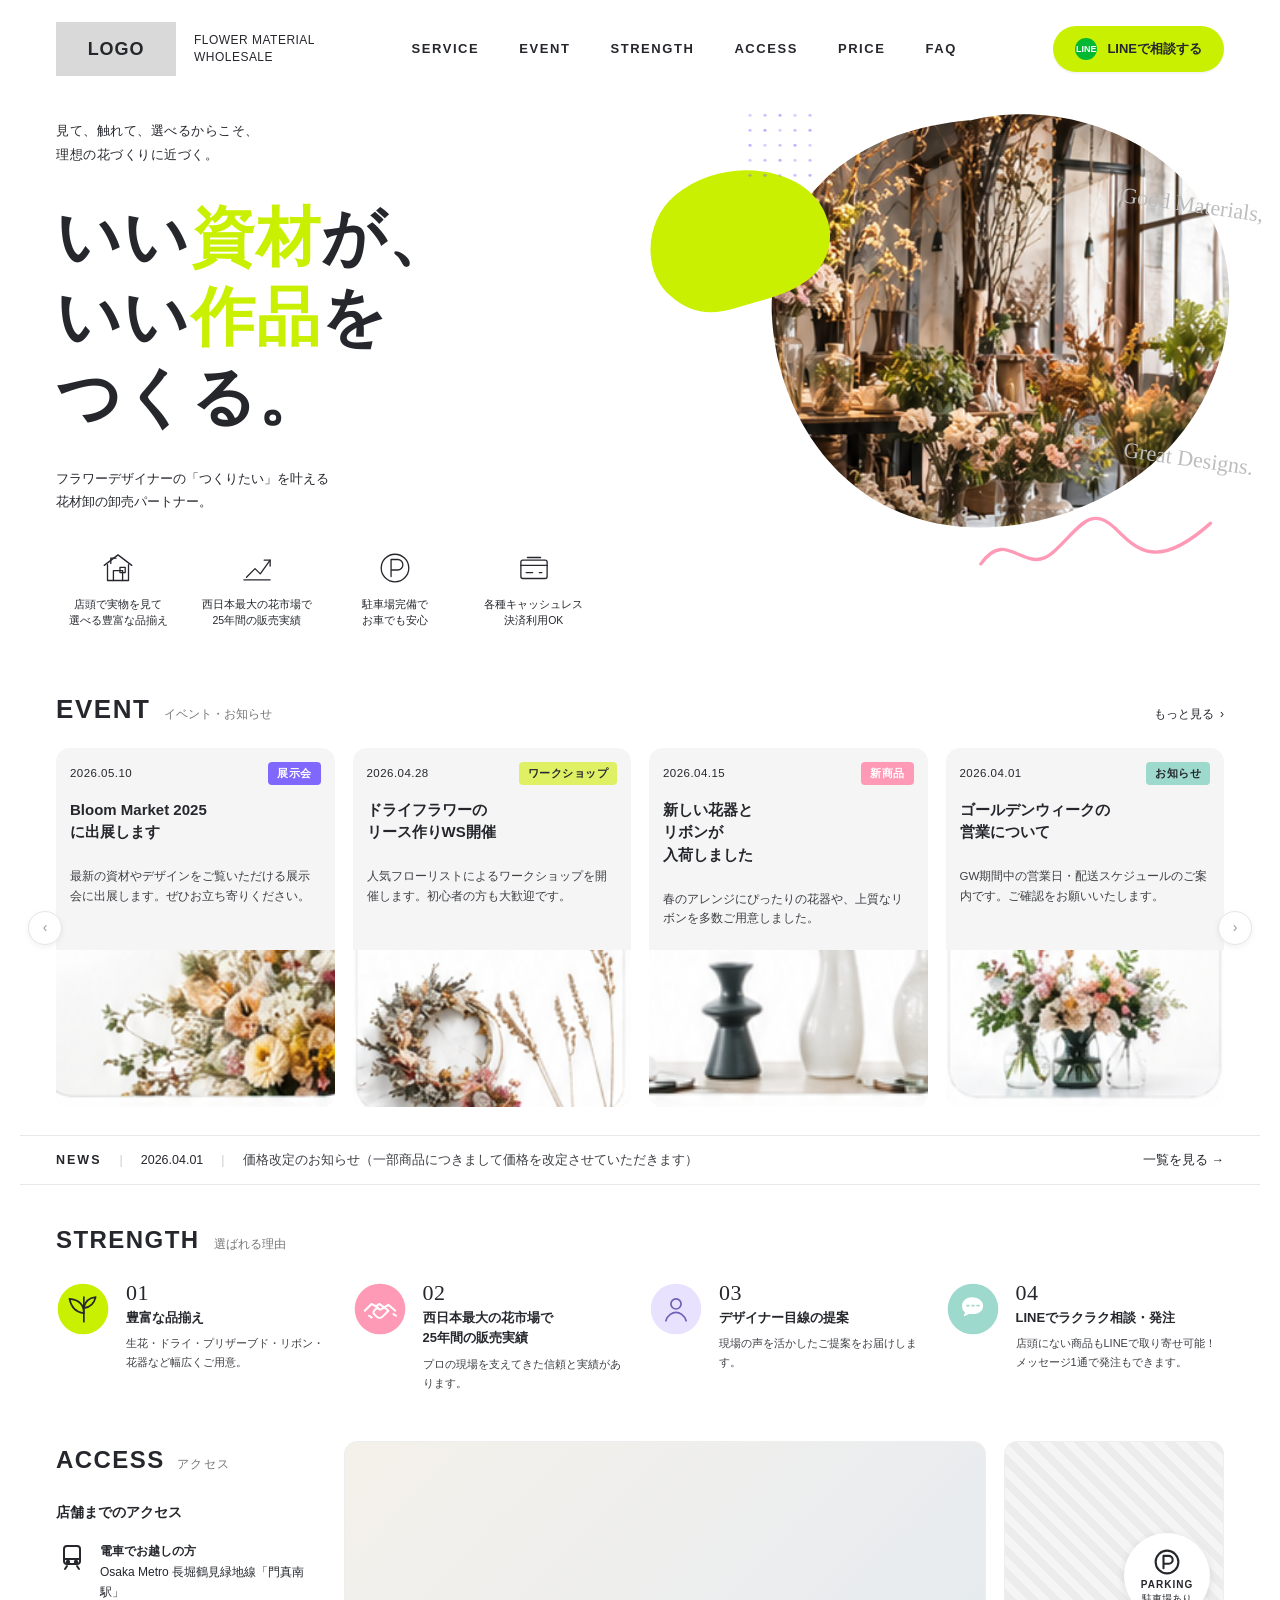
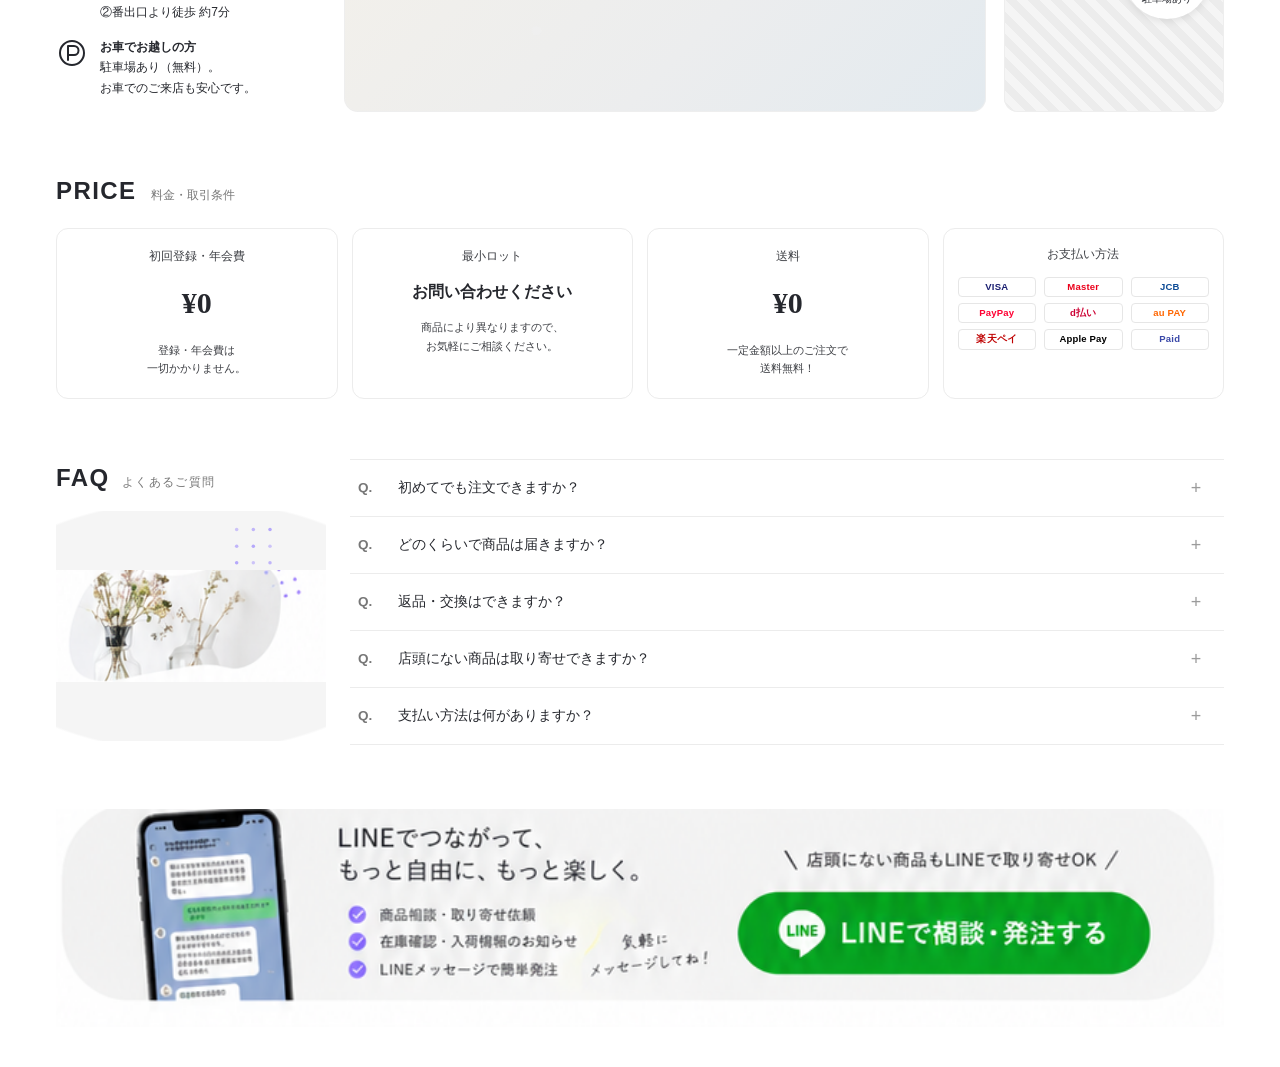
<file: index.html>
<!doctype html>
<html lang="ja">
<head>
<meta charset="utf-8">
<title>FLOWER MATERIAL WHOLESALE</title>
<meta name="viewport" content="width=1240">
<style>
  /* ---------- Reset & base ---------- */
  *,*::before,*::after{ box-sizing:border-box; }
  html,body{ margin:0; padding:0; }
  body{
    font-family: "Hiragino Kaku Gothic ProN","Hiragino Sans","Yu Gothic","Noto Sans JP","Helvetica Neue",Arial,sans-serif;
    color:#25272d;
    background:#ffffff;
    -webkit-font-smoothing:antialiased;
    font-feature-settings:"palt";
    line-height:1.6;
    font-size:14px;
  }
  img,svg{ display:block; max-width:100%; }
  a{ color:inherit; text-decoration:none; }
  button{ font:inherit; cursor:pointer; border:none; background:none; color:inherit; padding:0; }
  ul{ list-style:none; padding:0; margin:0; }

  /* Page is sized like the original LP (862 wide). We center it and use a comfortable container. */
  .page{
    max-width: 1240px;
    margin: 0 auto;
    background:#fff;
    position:relative;
  }

  /* ---------- Header ---------- */
  .site-header{
    display:flex; align-items:center;
    padding: 22px 36px;
    gap: 32px;
  }
  .logo-block{
    display:flex; align-items:center; gap:18px;
  }
  .logo-mark{
    width:120px; height:54px;
    background:#d9d9d9;
    display:flex; align-items:center; justify-content:center;
    color:#25272d; font-weight:700; letter-spacing:.05em;
    font-size:18px;
  }
  .logo-tag{
    font-size:12px; line-height:1.4; color:#25272d;
    letter-spacing:.04em;
  }
  .nav{
    flex:1;
    display:flex; gap: 40px; justify-content:center;
    font-size:13px; letter-spacing:.12em;
    font-weight:600;
  }
  .nav a{ color:#25272d; }
  .nav a:hover{ color:#7a8000; }
  .header-cta{
    display:inline-flex; align-items:center; gap:10px;
    background:#C8F000; color:#25272d;
    padding: 12px 22px; border-radius:999px;
    font-weight:700; font-size:13px;
    box-shadow: 0 2px 0 rgba(0,0,0,.04);
  }
  .header-cta .badge{
    width:22px; height:22px; border-radius:50%;
    background:#02B833; color:#fff;
    font-size:9px; font-weight:700;
    display:inline-flex; align-items:center; justify-content:center;
    letter-spacing:0;
  }

  /* ---------- Hero ---------- */
  .hero{
    position:relative;
    padding: 14px 36px 30px;
    display:grid;
    grid-template-columns: 1fr 1fr;
    gap: 30px;
    align-items:start;
  }
  .hero-eyebrow{
    font-size: 12.5px;
    line-height:1.9;
    color:#25272d;
    margin: 8px 0 30px;
    letter-spacing:.04em;
  }
  .hero-title{
    font-family:"Yu Mincho","Hiragino Mincho ProN","Noto Serif JP",serif;
    font-weight:600;
    font-size: 64px;
    line-height: 1.25;
    letter-spacing:.02em;
    margin: 0 0 30px;
    color:#25272d;
  }
  .hero-title .acc{ color:#C8F000; }
  .hero-sub{
    font-size: 12.5px;
    color:#25272d;
    line-height:1.9;
    margin: 0 0 32px;
  }

  /* Hero photo cluster on the right */
  .hero-photo{
    position:relative;
    height: 470px;
  }
  .hero-photo .photo-blob{
    position:absolute;
    right: -20px; top: 0;
    width: 540px; height: 470px;
  }
  .hero-photo .photo-blob img{
    width:100%; height:100%; object-fit:cover;
    -webkit-mask: var(--blob-mask); mask: var(--blob-mask);
    -webkit-mask-size: 100% 100%;
    mask-size: 100% 100%;
    -webkit-mask-repeat:no-repeat; mask-repeat:no-repeat;
  }
  .hero-photo .lime-blob{
    position:absolute;
    left: -20px; top: 50px;
    width: 200px; height: 160px;
    z-index: 2;
  }
  .hero-photo .dots{
    position:absolute;
    left: 80px; top: -8px;
    width: 90px; height: 90px;
    opacity:.9;
    z-index: 3;
  }
  .hero-photo .wave{
    position:absolute;
    right: -10px; bottom: -10px;
    width: 270px; height: 90px;
  }
  .hero-photo .script-text{
    position:absolute;
    right: -40px; top: 80px;
    font-family:"Brush Script MT","Snell Roundhand","Apple Chancery", cursive;
    color:#bdbdbd;
    font-size: 22px;
    transform: rotate(8deg);
    line-height:1.2;
    text-align:left;
  }
  .hero-photo .script-text.lower{
    top:auto; bottom: 110px; right:-30px;
    transform: rotate(8deg);
  }

  /* Feature icons row */
  .feature-row{
    display:grid;
    grid-template-columns: repeat(4, 1fr);
    gap: 14px;
    margin-top: 12px;
    max-width: 540px;
  }
  .feature{
    display:flex; flex-direction:column; align-items:center; gap:8px;
    text-align:center;
  }
  .feature .ico{
    width:42px; height:42px;
    color:#25272d;
  }
  .feature .ico svg{ width:100%; height:100%; }
  .feature .lbl{
    font-size: 10.5px;
    line-height:1.5;
    color:#25272d;
  }

  /* ---------- Event ---------- */
  .section-head{
    display:flex; align-items:baseline; justify-content:space-between;
    padding: 0 36px;
    margin: 30px 0 18px;
  }
  .section-head .group{
    display:flex; align-items:baseline; gap:14px;
  }
  .section-head h2{
    font-size: 26px; letter-spacing:.06em;
    margin:0; font-weight:700;
    font-family:"Helvetica Neue",Arial,sans-serif;
  }
  .section-head .ja{
    font-size: 12px; color:#777;
  }
  .section-head .more{
    font-size: 12px; color:#25272d;
  }
  .section-head .more::after{
    content:"›"; margin-left:6px;
  }

  .event-wrap{
    position:relative;
    padding: 0 36px;
  }
  .event-row{
    display:grid;
    grid-template-columns: repeat(4, 1fr);
    gap: 18px;
  }
  .ev-card{
    background:#f5f5f5;
    border-radius: 14px;
    padding: 14px 14px 16px;
    display:flex; flex-direction:column;
    gap:10px;
  }
  .ev-meta{
    display:flex; align-items:center; justify-content:space-between;
    font-size:11.5px; color:#25272d;
    letter-spacing:.04em;
  }
  .ev-tag{
    font-size: 10.5px;
    padding: 3px 9px;
    border-radius: 4px;
    background:#8068ff;
    color:#fff;
    font-weight:600;
  }
  .ev-tag.work{ background:#dff064; color:#25272d; }
  .ev-tag.new{ background:#ff9ab6; color:#fff; }
  .ev-tag.note{ background:#9DD9CC; color:#25272d; }
  .ev-title{
    font-size: 15px;
    font-weight:700;
    line-height:1.5;
    margin: 4px 0 2px;
  }
  .ev-desc{
    font-size: 11.5px;
    line-height:1.7;
    color:#3d3f44;
  }
  .ev-photo{
    margin: auto -14px -16px;
    border-bottom-left-radius: 14px;
    border-bottom-right-radius: 14px;
    overflow:hidden;
    aspect-ratio: 16/9;
    background:#eee;
  }
  .ev-photo img{
    width:100%; height:100%; object-fit:cover;
  }
  .ev-arrow{
    position:absolute;
    top: 50%; transform: translateY(-50%);
    width: 34px; height: 34px;
    border-radius:50%;
    background:#fff;
    border: 1px solid #e6e6e6;
    box-shadow: 0 2px 6px rgba(0,0,0,.06);
    display:flex; align-items:center; justify-content:center;
    color:#9b9b9b;
    font-size:14px;
  }
  .ev-arrow.left{ left:8px; }
  .ev-arrow.right{ right:8px; }

  /* ---------- News bar ---------- */
  .news-bar{
    border-top: 1px solid #e8e8e8;
    border-bottom: 1px solid #e8e8e8;
    margin: 28px 0 0;
    padding: 14px 36px;
    display:flex; align-items:center; gap:18px;
    font-size: 12.5px;
  }
  .news-bar .lbl{ font-weight:700; letter-spacing:.16em; }
  .news-bar .sep{ color:#ccc; }
  .news-bar .date{ color:#25272d; }
  .news-bar .txt{ color:#3d3f44; flex:1; }
  .news-bar .more{
    color:#25272d; display:inline-flex; align-items:center; gap:6px;
  }

  /* ---------- Strength ---------- */
  .strength{
    padding: 36px 36px 18px;
  }
  .strength-head{
    display:flex; align-items:baseline; gap:14px;
    margin-bottom: 22px;
  }
  .strength-head h2{
    font-size:24px; margin:0; letter-spacing:.06em;
    font-family:"Helvetica Neue",Arial,sans-serif; font-weight:700;
  }
  .strength-head .ja{ font-size:12px; color:#777; }
  .str-row{
    display:grid;
    grid-template-columns: repeat(4, 1fr);
    gap: 18px;
  }
  .str-item{
    display:grid;
    grid-template-columns: 60px 1fr;
    gap: 10px;
    align-items:start;
  }
  .str-icon-wrap{
    width:54px; height:54px;
    border-radius:50%;
    display:flex; align-items:center; justify-content:center;
  }
  .str-icon-wrap svg{ width:100%; height:100%; }
  .str-num{
    font-family:"Yu Mincho","Hiragino Mincho ProN","Noto Serif JP",serif;
    font-size: 22px; line-height:1;
    color:#25272d;
    letter-spacing:.02em;
  }
  .str-title{
    font-size: 13px; font-weight:700;
    margin: 4px 0 6px;
  }
  .str-desc{
    font-size: 11px;
    line-height:1.7;
    color:#3d3f44;
  }

  /* ---------- Access ---------- */
  .access{
    padding: 30px 36px;
    display:grid;
    grid-template-columns: 270px 1fr 220px;
    gap: 18px;
    align-items:stretch;
  }
  .acc-left h2{
    font-size: 24px; margin:0 0 4px; letter-spacing:.06em;
    font-family:"Helvetica Neue",Arial,sans-serif; font-weight:700;
    display:flex; align-items:baseline; gap:12px;
  }
  .acc-left h2 .ja{ font-size:12px; color:#777; font-weight:400; }
  .acc-left h3{
    font-size: 14px; margin: 22px 0 18px;
  }
  .acc-row{
    display:grid;
    grid-template-columns: 32px 1fr;
    gap: 12px;
    align-items:start;
    margin-bottom: 14px;
    font-size: 12px; line-height:1.7;
  }
  .acc-row .ico{
    width:32px; height:32px;
    color:#25272d;
  }
  .acc-row .ico svg{ width:100%; height:100%; }
  .acc-row b{ font-weight:700; }
  .map-frame{
    border-radius: 14px;
    overflow:hidden;
    background:
      radial-gradient(circle at 30% 70%, #efefef 0 4px, transparent 5px),
      linear-gradient(135deg, #f4f1ea 0%, #ecedee 60%, #e3eaef 100%);
    position:relative;
    min-height: 200px;
    box-shadow: inset 0 0 0 1px #eee;
  }
  .map-frame svg{ width:100%; height:100%; }
  .shop-frame{
    position:relative;
    border-radius:14px;
    overflow:hidden;
    background:
      repeating-linear-gradient(45deg, #ececec 0 8px, #f5f5f5 8px 16px);
    min-height: 200px;
    box-shadow: inset 0 0 0 1px #eee;
  }
  .shop-frame img{
    width:100%; height:100%; object-fit:cover;
  }
  .park-badge{
    position:absolute;
    right: 14px; top: 50%; transform: translateY(-50%);
    width: 86px; height: 86px;
    border-radius:50%;
    background:#fff;
    display:flex; flex-direction:column; align-items:center; justify-content:center;
    gap: 2px;
    font-size: 9.5px;
    text-align:center; line-height:1.3;
    box-shadow: 0 2px 8px rgba(0,0,0,.1);
  }
  .park-badge .lbl{
    font-size: 10px; letter-spacing:.1em; font-weight:700;
  }
  .park-badge svg{ width:28px; height:28px; }

  /* ---------- Price ---------- */
  .price{
    padding: 30px 36px;
  }
  .price-head{
    display:flex; align-items:baseline; gap:14px;
    margin-bottom: 18px;
  }
  .price-head h2{ font-size:24px; margin:0; letter-spacing:.06em; font-family:"Helvetica Neue",Arial,sans-serif; font-weight:700; }
  .price-head .ja{ font-size:12px; color:#777; }
  .price-row{
    display:grid;
    grid-template-columns: repeat(4, 1fr);
    gap: 14px;
  }
  .price-card{
    border: 1px solid #ececec;
    border-radius: 12px;
    padding: 18px 16px 20px;
    text-align:center;
    background:#fff;
  }
  .price-card .label{
    font-size: 12px;
    color:#3d3f44;
    margin-bottom: 12px;
  }
  .price-card .val{
    font-family:"Yu Mincho","Hiragino Mincho ProN","Noto Serif JP",serif;
    font-size: 30px;
    font-weight:600;
    margin-bottom: 14px;
  }
  .price-card .note{
    font-size: 11px; line-height:1.7;
    color:#3d3f44;
  }
  .price-card.center .val{
    font-size: 16px; font-weight:700;
    font-family: inherit;
    margin-top: 8px;
  }
  .pay-grid{
    display:grid;
    grid-template-columns: repeat(3, 1fr);
    gap: 6px 8px;
    align-items:center; justify-items:center;
    margin-top: 4px;
  }
  .pay-grid .pay{
    font-size: 9.5px;
    color:#3d3f44;
    background:#f4f4f4;
    border-radius: 4px;
    padding: 4px 6px;
    width:100%;
    text-align:center;
    letter-spacing:.02em;
    font-weight:600;
    line-height:1.1;
  }
  .pay-grid .pay.brand-visa{ color:#1a1f71; background:#fff; border:1px solid #e6e6e6; }
  .pay-grid .pay.brand-mc{ color:#eb001b; background:#fff; border:1px solid #e6e6e6; }
  .pay-grid .pay.brand-jcb{ color:#0e4c96; background:#fff; border:1px solid #e6e6e6; }
  .pay-grid .pay.brand-paypay{ color:#ff0033; background:#fff; border:1px solid #e6e6e6; }
  .pay-grid .pay.brand-dpay{ color:#cc0033; background:#fff; border:1px solid #e6e6e6; }
  .pay-grid .pay.brand-au{ color:#ff6600; background:#fff; border:1px solid #e6e6e6; }
  .pay-grid .pay.brand-rpay{ color:#bf0000; background:#fff; border:1px solid #e6e6e6; }
  .pay-grid .pay.brand-applepay{ color:#000; background:#fff; border:1px solid #e6e6e6; }
  .pay-grid .pay.brand-paid{ color:#3a48a8; background:#fff; border:1px solid #e6e6e6; }

  /* ---------- FAQ ---------- */
  .faq{
    padding: 30px 36px 40px;
    display:grid;
    grid-template-columns: 270px 1fr;
    gap: 24px;
    align-items:start;
    position:relative;
  }
  .faq-left{ position:relative; }
  .faq-left h2{
    font-size:24px; margin:0 0 14px; letter-spacing:.06em;
    font-family:"Helvetica Neue",Arial,sans-serif; font-weight:700;
    display:flex; align-items:baseline; gap:12px;
  }
  .faq-left h2 .ja{ font-size:12px; color:#777; font-weight:400; }
  .faq-illustration{
    position:relative;
    width: 100%;
    aspect-ratio: 1/.85;
    background:
      radial-gradient(140% 90% at 50% 50%, #f5f5f5 0%, #f5f5f5 60%, transparent 61%);
    overflow:hidden;
  }
  .faq-illustration img{
    width:100%; height:100%; object-fit:contain;
  }
  .faq-illustration .dots-deco{
    position:absolute; right: 6px; top: 6px;
    width: 100px; height: 100px;
  }
  .faq-list{
    border-top: 1px solid #ececec;
  }
  .faq-list .row{
    border-bottom: 1px solid #ececec;
    display:grid;
    grid-template-columns: 32px 1fr 32px;
    gap: 8px;
    align-items:center;
    padding: 16px 8px;
    font-size: 13.5px;
  }
  .faq-list .q{ color:#777; font-weight:600; }
  .faq-list .plus{
    width:24px; height:24px; display:flex; align-items:center; justify-content:center;
    color:#9b9b9b; font-size: 18px;
  }

  /* ---------- LINE CTA ---------- */
  .line-cta{
    margin: 0 36px 40px;
    background:#f5f5f5;
    border-radius: 18px;
    padding: 22px 26px;
    display:grid;
    grid-template-columns: 170px 1fr auto;
    gap: 22px;
    align-items:center;
    position:relative;
    overflow:hidden;
  }
  .phone-mock{
    position:relative;
    width: 170px; height: 220px;
    margin-bottom: -22px;
    margin-top: -8px;
  }
  .phone-mock .phone-body{
    position:absolute;
    inset: 0 auto 0 0;
    width: 130px; height: 100%;
    background:#1f2024;
    border-radius: 22px;
    padding: 6px;
    box-shadow: 0 6px 18px rgba(0,0,0,.18);
  }
  .phone-mock .screen{
    width:100%; height:100%;
    background:#06C755; border-radius: 16px;
    display:flex; flex-direction:column;
    padding: 10px 8px;
    gap: 5px;
    overflow:hidden;
  }
  .phone-mock .bub{
    background:#fff;
    color: #25272d;
    border-radius: 8px;
    padding: 4px 6px;
    font-size: 7px;
    line-height: 1.3;
    max-width: 80%;
    word-break: break-all;
    box-shadow: 0 1px 0 rgba(0,0,0,.04);
  }
  .phone-mock .bub.me{
    align-self:flex-end;
    background: #FFEB66;
  }
  .phone-mock .bub.them{ align-self:flex-start; }

  .line-msg h3{
    margin: 0 0 8px;
    font-size: 18px;
    font-weight:700;
  }
  .line-list{
    display:flex; flex-direction:column; gap:4px;
    font-size: 12px;
  }
  .line-list li{
    display:flex; align-items:center; gap:8px;
  }
  .line-list .check{
    width: 14px; height: 14px; border-radius:50%;
    background: #C8F000; color:#25272d;
    display:inline-flex; align-items:center; justify-content:center;
    font-size: 10px; font-weight:700;
  }
  .line-cta .right{
    text-align:center;
  }
  .line-cta .ribbon{
    font-size: 11px; color:#25272d; margin-bottom: 8px;
    display:inline-flex; align-items:center; gap:8px;
  }
  .line-cta .ribbon::before,
  .line-cta .ribbon::after{
    content:""; width:14px; height:18px;
    border-left: 1px solid #25272d;
    transform: skewX(-18deg);
    display:inline-block;
  }
  .line-cta .ribbon::after{
    border-left:none; border-right: 1px solid #25272d;
    transform: skewX(18deg);
  }
  .line-btn{
    display:inline-flex; align-items:center; gap:12px;
    background:#06C755; color:#fff;
    padding: 16px 28px;
    border-radius: 999px;
    font-size: 16px; font-weight:700;
    box-shadow: 0 4px 0 rgba(0,0,0,.06);
  }
  .line-btn .badge{
    background:#fff; color:#06C755;
    font-size: 11px; font-weight:700;
    border-radius: 4px; padding: 3px 6px;
    letter-spacing:.04em;
  }
  .line-cta .yume{
    position:absolute;
    bottom: 8px; right: 28%;
    font-size: 10px; color:#9b9b9b;
    transform: rotate(-4deg);
  }

  /* utility chip in price */
  .price-card.payments{ text-align:left; padding: 16px 14px; }
  .price-card.payments .label{ text-align:center; }

  /* LINE CTA: 元の LP.png 切り出し画像でレンダリング (Sprint 2 で AI 画像差し替え予定) */
  .line-cta-img{
    padding: 24px 36px 40px;
  }
  .line-cta-img img{
    width: 100%; height:auto; display:block;
  }
  .line-cta-img a{ display:block; }
</style>
</head>
<body>
<div class="page">

<!-- ============== Header ============== -->
<header class="site-header">
  <div class="logo-block">
    <div class="logo-mark">LOGO</div>
    <div class="logo-tag">FLOWER MATERIAL<br>WHOLESALE</div>
  </div>
  <nav class="nav">
    <a href="#service">SERVICE</a>
    <a href="#event">EVENT</a>
    <a href="#strength">STRENGTH</a>
    <a href="#access">ACCESS</a>
    <a href="#price">PRICE</a>
    <a href="#faq">FAQ</a>
  </nav>
  <a class="header-cta" href="#line">
    <span class="badge">LINE</span>
    LINEで相談する
  </a>
</header>

<!-- ============== Hero ============== -->
<section class="hero">
  <div class="hero-left">
    <p class="hero-eyebrow">見て、触れて、選べるからこそ、<br>理想の花づくりに近づく。</p>
    <h1 class="hero-title">
      いい<span class="acc">資材</span>が、<br>
      いい<span class="acc">作品</span>を<br>
      つくる。
    </h1>
    <p class="hero-sub">
      フラワーデザイナーの「つくりたい」を叶える<br>
      花材卸の卸売パートナー。
    </p>

    <!-- feature row -->
    <div class="feature-row">
      <div class="feature">
        <div class="ico">
          <!-- store icon (inline SVG from svg-parts) -->
          <svg xmlns="http://www.w3.org/2000/svg" viewBox="0 0 64 64" fill="none" stroke="#25272d" stroke-width="2" stroke-linecap="round" stroke-linejoin="round"><path d="M11 28 32 12l21 16"></path><path d="M16 27v24h32V27"></path><path d="M25 51V36h14v15"></path><path d="M21 25v-8h8"></path><path d="M43 31h-8v8h8z"></path></svg>
        </div>
        <div class="lbl">店頭で実物を見て<br>選べる豊富な品揃え</div>
      </div>
      <div class="feature">
        <div class="ico">
          <svg xmlns="http://www.w3.org/2000/svg" viewBox="0 0 64 64" fill="none" stroke="#25272d" stroke-width="2" stroke-linecap="round" stroke-linejoin="round"><path d="M12 50h40"></path><path d="M16 46 29 33l8 8 15-21"></path><path d="M43 20h9v9"></path></svg>
        </div>
        <div class="lbl">西日本最大の花市場で<br>25年間の販売実績</div>
      </div>
      <div class="feature">
        <div class="ico">
          <svg xmlns="http://www.w3.org/2000/svg" viewBox="0 0 64 64" fill="none" stroke="#25272d" stroke-width="2" stroke-linecap="round" stroke-linejoin="round"><circle cx="32" cy="32" r="21"></circle><path d="M26 45V19h10a8 8 0 0 1 0 16H26"></path></svg>
        </div>
        <div class="lbl">駐車場完備で<br>お車でも安心</div>
      </div>
      <div class="feature">
        <div class="ico">
          <svg xmlns="http://www.w3.org/2000/svg" viewBox="0 0 64 64" fill="none" stroke="#25272d" stroke-width="2" stroke-linecap="round" stroke-linejoin="round"><rect x="12" y="20" width="40" height="28" rx="3"></rect><path d="M12 28h40"></path><path d="M20 39h10"></path><path d="M40 39h4"></path><path d="M22 16h20"></path></svg>
        </div>
        <div class="lbl">各種キャッシュレス<br>決済利用OK</div>
      </div>
    </div>
  </div>

  <div class="hero-photo">
    <!-- dots top-left -->
    <svg class="dots" xmlns="http://www.w3.org/2000/svg" viewBox="0 0 120 120">
      <g fill="#8068ff">
        <circle cx="20" cy="15" r="2.1" opacity="0.35"></circle><circle cx="40" cy="15" r="2.1" opacity="0.45"></circle><circle cx="60" cy="15" r="2.1" opacity="0.55"></circle><circle cx="80" cy="15" r="2.1" opacity="0.35"></circle><circle cx="100" cy="15" r="2.1" opacity="0.45"></circle>
        <circle cx="20" cy="35" r="2.1" opacity="0.45"></circle><circle cx="40" cy="35" r="2.1" opacity="0.55"></circle><circle cx="60" cy="35" r="2.1" opacity="0.35"></circle><circle cx="80" cy="35" r="2.1" opacity="0.45"></circle><circle cx="100" cy="35" r="2.1" opacity="0.55"></circle>
        <circle cx="20" cy="55" r="2.1" opacity="0.55"></circle><circle cx="40" cy="55" r="2.1" opacity="0.35"></circle><circle cx="60" cy="55" r="2.1" opacity="0.45"></circle><circle cx="80" cy="55" r="2.1" opacity="0.55"></circle><circle cx="100" cy="55" r="2.1" opacity="0.35"></circle>
        <circle cx="20" cy="75" r="2.1" opacity="0.35"></circle><circle cx="40" cy="75" r="2.1" opacity="0.45"></circle><circle cx="60" cy="75" r="2.1" opacity="0.55"></circle><circle cx="80" cy="75" r="2.1" opacity="0.35"></circle><circle cx="100" cy="75" r="2.1" opacity="0.45"></circle>
        <circle cx="20" cy="95" r="2.1" opacity="0.45"></circle><circle cx="40" cy="95" r="2.1" opacity="0.55"></circle><circle cx="60" cy="95" r="2.1" opacity="0.35"></circle><circle cx="80" cy="95" r="2.1" opacity="0.45"></circle><circle cx="100" cy="95" r="2.1" opacity="0.55"></circle>
      </g>
    </svg>

    <!-- lime blob behind photo -->
    <svg class="lime-blob" xmlns="http://www.w3.org/2000/svg" viewBox="0 0 220 180">
      <path d="M38 151C6 125 7 67 43 37 77 9 129 0 173 20c39 18 54 59 37 91-18 35-63 42-102 54-27 8-50 4-70-14Z" fill="#C8F000"></path>
    </svg>

    <!-- the photo masked into a blob using svg as mask -->
    <div class="photo-blob" style="
      --blob-mask: url('data:image/svg+xml;utf8,<svg xmlns=&quot;http://www.w3.org/2000/svg&quot; viewBox=&quot;0 0 540 470&quot; preserveAspectRatio=&quot;none&quot;><path d=&quot;M268 8c95-22 192 22 232 86 47 73 26 184-43 250-66 64-178 91-262 56-79-33-122-114-127-194-5-90 53-186 200-198z&quot; fill=&quot;black&quot;/></svg>');
    ">
      <img src="assets/svg-parts/decorations/hero_photo_blob.png" alt="花屋の店内">
    </div>

    <!-- script-style english text decorations -->
    <div class="script-text">Good Materials,</div>
    <div class="script-text lower">Great Designs.</div>

    <!-- pink wavy line -->
    <svg class="wave" xmlns="http://www.w3.org/2000/svg" viewBox="0 0 220 80" fill="none">
      <path d="M5 55c24-34 39 13 65-11 22-20 32-42 54-21 20 20 38 38 85-4" stroke="#FF9AB6" stroke-width="3" stroke-linecap="round"></path>
    </svg>
  </div>
</section>

<!-- ============== Event ============== -->
<div class="section-head" id="event">
  <div class="group">
    <h2>EVENT</h2>
    <span class="ja">イベント・お知らせ</span>
  </div>
  <a class="more" href="#">もっと見る</a>
</div>

<section class="event-wrap">
  <button class="ev-arrow left" aria-label="前へ">‹</button>
  <button class="ev-arrow right" aria-label="次へ">›</button>
  <div class="event-row">
    <article class="ev-card">
      <div class="ev-meta">
        <span class="date">2026.05.10</span>
        <span class="ev-tag">展示会</span>
      </div>
      <h3 class="ev-title">Bloom Market 2025<br>に出展します</h3>
      <p class="ev-desc">最新の資材やデザインをご覧いただける展示会に出展します。ぜひお立ち寄りください。</p>
      <div class="ev-photo"><img src="assets/svg-parts/cards/event_photo_01.png" alt=""></div>
    </article>

    <article class="ev-card">
      <div class="ev-meta">
        <span class="date">2026.04.28</span>
        <span class="ev-tag work">ワークショップ</span>
      </div>
      <h3 class="ev-title">ドライフラワーの<br>リース作りWS開催</h3>
      <p class="ev-desc">人気フローリストによるワークショップを開催します。初心者の方も大歓迎です。</p>
      <div class="ev-photo"><img src="assets/svg-parts/cards/event_photo_02.png" alt=""></div>
    </article>

    <article class="ev-card">
      <div class="ev-meta">
        <span class="date">2026.04.15</span>
        <span class="ev-tag new">新商品</span>
      </div>
      <h3 class="ev-title">新しい花器と<br>リボンが<br>入荷しました</h3>
      <p class="ev-desc">春のアレンジにぴったりの花器や、上質なリボンを多数ご用意しました。</p>
      <div class="ev-photo"><img src="assets/svg-parts/cards/event_photo_03.png" alt=""></div>
    </article>

    <article class="ev-card">
      <div class="ev-meta">
        <span class="date">2026.04.01</span>
        <span class="ev-tag note">お知らせ</span>
      </div>
      <h3 class="ev-title">ゴールデンウィークの<br>営業について</h3>
      <p class="ev-desc">GW期間中の営業日・配送スケジュールのご案内です。ご確認をお願いいたします。</p>
      <div class="ev-photo"><img src="assets/svg-parts/cards/event_photo_04.png" alt=""></div>
    </article>
  </div>
</section>

<!-- ============== News ============== -->
<div class="news-bar">
  <span class="lbl">NEWS</span>
  <span class="sep">|</span>
  <span class="date">2026.04.01</span>
  <span class="sep">|</span>
  <span class="txt">価格改定のお知らせ（一部商品につきまして価格を改定させていただきます）</span>
  <a class="more" href="#">一覧を見る →</a>
</div>

<!-- ============== Strength ============== -->
<section class="strength" id="strength">
  <div class="strength-head">
    <h2>STRENGTH</h2>
    <span class="ja">選ばれる理由</span>
  </div>
  <div class="str-row">
    <div class="str-item">
      <div class="str-icon-wrap" style="background:transparent;">
        <svg xmlns="http://www.w3.org/2000/svg" viewBox="0 0 64 64" fill="none">
          <circle cx="32" cy="32" r="30" fill="#C8F000"></circle>
          <path d="M33 47V18" stroke="#25272d" stroke-width="2" stroke-linecap="round"></path>
          <path d="M33 37c-9-1-15-7-17-17 11 1 17 7 17 17Z" stroke="#25272d" stroke-width="2" stroke-linejoin="round"></path>
          <path d="M33 31c7-1 12-5 14-13-8 1-13 5-14 13Z" stroke="#25272d" stroke-width="2" stroke-linejoin="round"></path>
        </svg>
      </div>
      <div>
        <div class="str-num">01</div>
        <div class="str-title">豊富な品揃え</div>
        <div class="str-desc">生花・ドライ・プリザーブド・リボン・花器など幅広くご用意。</div>
      </div>
    </div>

    <div class="str-item">
      <div class="str-icon-wrap">
        <svg xmlns="http://www.w3.org/2000/svg" viewBox="0 0 64 64" fill="none">
          <circle cx="32" cy="32" r="30" fill="#FF9AB6"></circle>
          <path d="M14 34l8-8 5 3 4-3 6 4 5-3 8 7" stroke="#fff" stroke-width="2.4" stroke-linecap="round" stroke-linejoin="round"></path>
          <path d="M27 28l5 5 5-3 5 4-7 7c-2 2-5 2-7 0l-3-3c-1-1-1-3 0-4l2-2c1-1 3-1 4 0" stroke="#fff" stroke-width="2.4" stroke-linecap="round" stroke-linejoin="round"></path>
          <path d="M22 42l-3-2M48 38l3 2" stroke="#fff" stroke-width="2.4" stroke-linecap="round"></path>
        </svg>
      </div>
      <div>
        <div class="str-num">02</div>
        <div class="str-title">西日本最大の花市場で<br>25年間の販売実績</div>
        <div class="str-desc">プロの現場を支えてきた信頼と実績があります。</div>
      </div>
    </div>

    <div class="str-item">
      <div class="str-icon-wrap">
        <svg xmlns="http://www.w3.org/2000/svg" viewBox="0 0 64 64" fill="none">
          <circle cx="32" cy="32" r="30" fill="#E8E2FF"></circle>
          <circle cx="32" cy="26" r="6" stroke="#6b5fb6" stroke-width="2"></circle>
          <path d="M20 46c2-7 8-10 12-10s10 3 12 10" stroke="#6b5fb6" stroke-width="2" stroke-linecap="round"></path>
        </svg>
      </div>
      <div>
        <div class="str-num">03</div>
        <div class="str-title">デザイナー目線の提案</div>
        <div class="str-desc">現場の声を活かしたご提案をお届けします。</div>
      </div>
    </div>

    <div class="str-item">
      <div class="str-icon-wrap">
        <svg xmlns="http://www.w3.org/2000/svg" viewBox="0 0 64 64" fill="none">
          <circle cx="32" cy="32" r="30" fill="#9DD9CC"></circle>
          <path d="M44 28c0 6-5 10-12 10-1 0-3 0-4-.5L21 41l1.5-5C20 34 19 31 19 28c0-6 6-10 12-10s13 4 13 10Z" fill="#fff"></path>
          <path d="M25 28h2m4 0h2m4 0h2" stroke="#9DD9CC" stroke-width="2" stroke-linecap="round"></path>
        </svg>
      </div>
      <div>
        <div class="str-num">04</div>
        <div class="str-title">LINEでラクラク相談・発注</div>
        <div class="str-desc">店頭にない商品もLINEで取り寄せ可能！メッセージ1通で発注もできます。</div>
      </div>
    </div>
  </div>
</section>

<!-- ============== Access ============== -->
<section class="access" id="access">
  <div class="acc-left">
    <h2>ACCESS <span class="ja">アクセス</span></h2>
    <h3>店舗までのアクセス</h3>
    <div class="acc-row">
      <div class="ico" aria-hidden="true">
        <svg xmlns="http://www.w3.org/2000/svg" viewBox="0 0 32 32" fill="none" stroke="#25272d" stroke-width="2" stroke-linecap="round" stroke-linejoin="round">
          <rect x="8" y="5" width="16" height="18" rx="3"></rect>
          <path d="M8 18h16"></path>
          <circle cx="12" cy="21" r="1.2" fill="#25272d"></circle>
          <circle cx="20" cy="21" r="1.2" fill="#25272d"></circle>
          <path d="M11 25l-2 3M21 25l2 3"></path>
        </svg>
      </div>
      <div>
        <b>電車でお越しの方</b><br>
        Osaka Metro 長堀鶴見緑地線「門真南駅」<br>
        ②番出口より徒歩 約7分
      </div>
    </div>
    <div class="acc-row">
      <div class="ico" aria-hidden="true">
        <svg xmlns="http://www.w3.org/2000/svg" viewBox="0 0 32 32" fill="none" stroke="#25272d" stroke-width="2" stroke-linecap="round" stroke-linejoin="round">
          <circle cx="16" cy="16" r="12"></circle>
          <path d="M12 23V9h6a4.5 4.5 0 0 1 0 9h-6"></path>
        </svg>
      </div>
      <div>
        <b>お車でお越しの方</b><br>
        駐車場あり（無料）。<br>
        お車でのご来店も安心です。
      </div>
    </div>
  </div>

  <!-- 中央：地図プレースホルダ（Sprint 2 で AI 生成イラストまたは Google Maps Embed に差し替え） -->
  <div class="map-frame" role="img" aria-label="店舗付近の地図プレースホルダ">
    <!-- TODO: replace with AI-generated map illustration or Google Maps Embed -->
  </div>

  <!-- 右：店舗外観写真プレースホルダ + PARKING バッジ -->
  <div class="shop-frame">
    <!-- TODO: replace with AI-generated shop exterior photo -->
    <div class="park-badge">
      <svg xmlns="http://www.w3.org/2000/svg" viewBox="0 0 32 32" fill="none" stroke="#25272d" stroke-width="2.4" stroke-linecap="round" stroke-linejoin="round" aria-hidden="true">
        <circle cx="16" cy="16" r="13"></circle>
        <path d="M12 23V9h6a4.5 4.5 0 0 1 0 9h-6"></path>
      </svg>
      <span class="lbl">PARKING</span>
      <span>駐車場あり</span>
    </div>
  </div>
</section>

<!-- ============== Price ============== -->
<section class="price" id="price">
  <div class="price-head">
    <h2>PRICE</h2>
    <span class="ja">料金・取引条件</span>
  </div>
  <div class="price-row">
    <div class="price-card">
      <div class="label">初回登録・年会費</div>
      <div class="val">¥0</div>
      <div class="note">登録・年会費は<br>一切かかりません。</div>
    </div>
    <div class="price-card center">
      <div class="label">最小ロット</div>
      <div class="val">お問い合わせください</div>
      <div class="note">商品により異なりますので、<br>お気軽にご相談ください。</div>
    </div>
    <div class="price-card">
      <div class="label">送料</div>
      <div class="val">¥0</div>
      <div class="note">一定金額以上のご注文で<br>送料無料！</div>
    </div>
    <div class="price-card payments">
      <div class="label">お支払い方法</div>
      <div class="pay-grid">
        <span class="pay brand-visa">VISA</span>
        <span class="pay brand-mc">Master</span>
        <span class="pay brand-jcb">JCB</span>
        <span class="pay brand-paypay">PayPay</span>
        <span class="pay brand-dpay">d払い</span>
        <span class="pay brand-au">au PAY</span>
        <span class="pay brand-rpay">楽天ペイ</span>
        <span class="pay brand-applepay">Apple Pay</span>
        <span class="pay brand-paid">Paid</span>
      </div>
    </div>
  </div>
</section>

<!-- ============== FAQ ============== -->
<section class="faq" id="faq">
  <div class="faq-left">
    <h2>FAQ <span class="ja">よくあるご質問</span></h2>
    <div class="faq-illustration">
      <img src="assets/svg-parts/decorations/faq_illustration.png" alt="花器">
      <svg class="dots-deco" xmlns="http://www.w3.org/2000/svg" viewBox="0 0 120 120">
        <g fill="#8068ff">
          <circle cx="20" cy="15" r="2.1" opacity="0.35"></circle><circle cx="40" cy="15" r="2.1" opacity="0.45"></circle><circle cx="60" cy="15" r="2.1" opacity="0.55"></circle>
          <circle cx="20" cy="35" r="2.1" opacity="0.45"></circle><circle cx="40" cy="35" r="2.1" opacity="0.55"></circle><circle cx="60" cy="35" r="2.1" opacity="0.35"></circle>
          <circle cx="20" cy="55" r="2.1" opacity="0.55"></circle><circle cx="40" cy="55" r="2.1" opacity="0.35"></circle><circle cx="60" cy="55" r="2.1" opacity="0.45"></circle>
        </g>
      </svg>
    </div>
  </div>

  <div class="faq-list">
    <div class="row"><span class="q">Q.</span><span>初めてでも注文できますか？</span><span class="plus">+</span></div>
    <div class="row"><span class="q">Q.</span><span>どのくらいで商品は届きますか？</span><span class="plus">+</span></div>
    <div class="row"><span class="q">Q.</span><span>返品・交換はできますか？</span><span class="plus">+</span></div>
    <div class="row"><span class="q">Q.</span><span>店頭にない商品は取り寄せできますか？</span><span class="plus">+</span></div>
    <div class="row"><span class="q">Q.</span><span>支払い方法は何がありますか？</span><span class="plus">+</span></div>
  </div>
</section>

<!-- ============== LINE CTA (LP.png crop / manifest 10_line_cta) ============== -->
<section class="line-cta-img" id="line" aria-label="LINEで相談">
  <a href="https://lin.ee/v4E9XHO" target="_blank" rel="noopener"><img src="assets/svg-parts/sections/10_line_cta.png" alt="LINEで相談・発注する"></a>
</section>

</div>
</body>
</html>
</file>
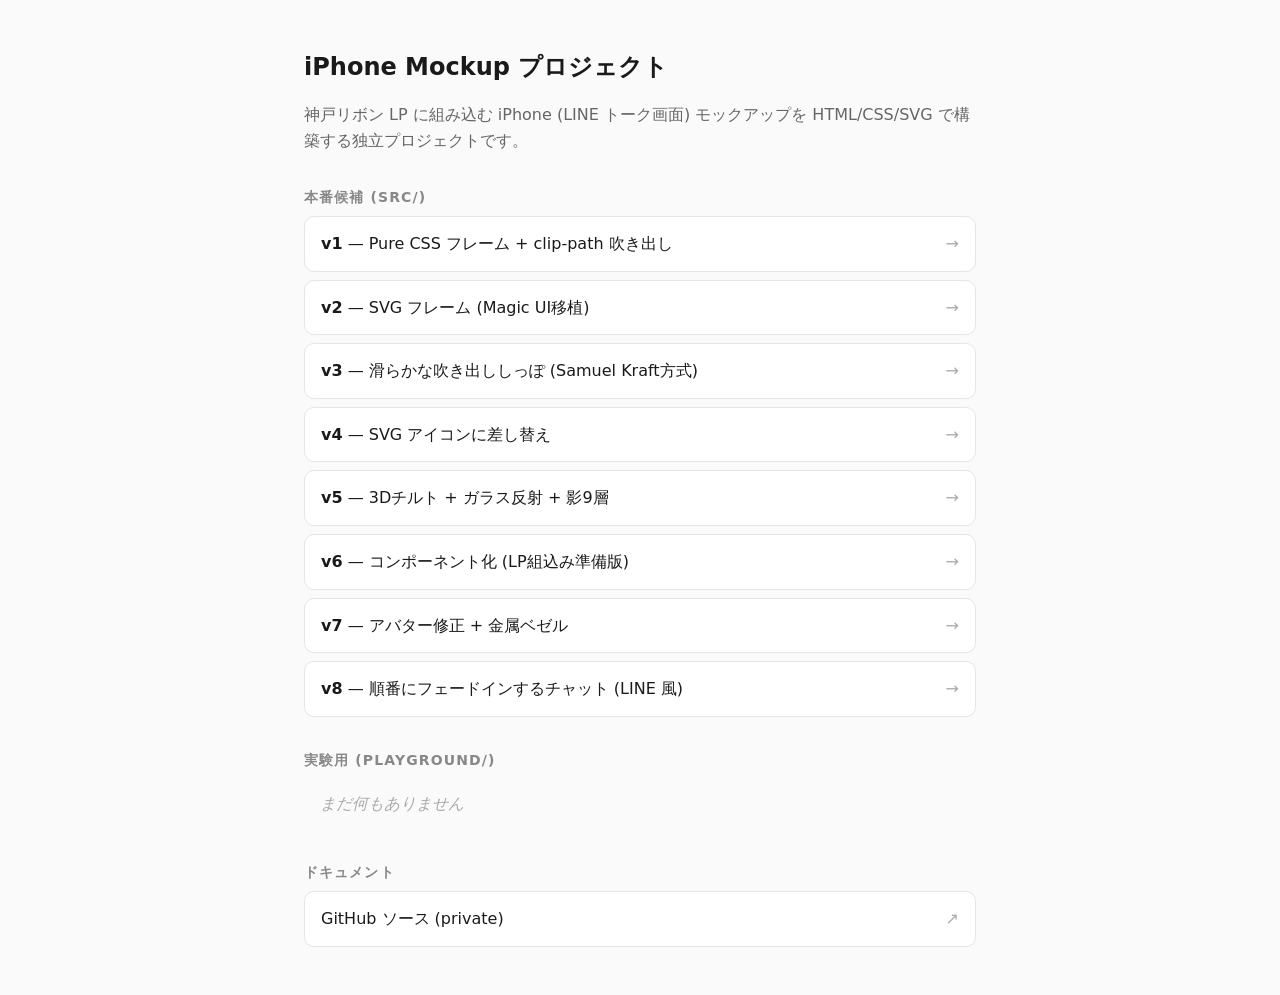
<file: iphone-mockup/index.html>
<!doctype html>
<html lang="ja">
  <head>
    <meta charset="utf-8" />
    <meta name="viewport" content="width=device-width, initial-scale=1" />
    <title>iPhone Mockup — Versions</title>
    <style>
      :root {
        font-family:
          -apple-system, BlinkMacSystemFont, "Hiragino Sans", "Yu Gothic UI", system-ui, sans-serif;
        color: #1a1a1a;
        background: #fafafa;
      }
      * {
        box-sizing: border-box;
      }
      body {
        max-width: 720px;
        margin: 0 auto;
        padding: 48px 24px;
        line-height: 1.6;
      }
      h1 {
        margin: 0 0 8px;
        font-size: 24px;
      }
      .lead {
        color: #666;
        margin-bottom: 32px;
      }
      h2 {
        font-size: 14px;
        text-transform: uppercase;
        letter-spacing: 0.08em;
        color: #888;
        margin: 32px 0 8px;
      }
      ul {
        list-style: none;
        padding: 0;
        margin: 0;
        display: grid;
        gap: 8px;
      }
      a.card {
        display: flex;
        justify-content: space-between;
        align-items: center;
        padding: 14px 16px;
        background: #fff;
        border: 1px solid #e5e5e5;
        border-radius: 10px;
        text-decoration: none;
        color: inherit;
        transition: border-color 0.15s;
      }
      a.card:hover {
        border-color: #5b8def;
      }
      .arrow {
        color: #aaa;
      }
      .meta {
        font-size: 12px;
        color: #888;
      }
      .empty {
        color: #aaa;
        font-style: italic;
        padding: 12px 16px;
      }
    </style>
  </head>
  <body>
    <h1>iPhone Mockup プロジェクト</h1>
    <p class="lead">
      神戸リボン LP に組み込む iPhone (LINE トーク画面) モックアップを HTML/CSS/SVG
      で構築する独立プロジェクトです。
    </p>

    <h2>本番候補 (src/)</h2>
    <ul>
      <li>
        <a class="card" href="src/v1.html">
          <span><strong>v1</strong> — Pure CSS フレーム + clip-path 吹き出し</span>
          <span class="arrow">→</span>
        </a>
      </li>
      <li>
        <a class="card" href="src/v2.html">
          <span><strong>v2</strong> — SVG フレーム (Magic UI移植)</span>
          <span class="arrow">→</span>
        </a>
      </li>
      <li>
        <a class="card" href="src/v3.html">
          <span><strong>v3</strong> — 滑らかな吹き出ししっぽ (Samuel Kraft方式)</span>
          <span class="arrow">→</span>
        </a>
      </li>
      <li>
        <a class="card" href="src/v4.html">
          <span><strong>v4</strong> — SVG アイコンに差し替え</span>
          <span class="arrow">→</span>
        </a>
      </li>
      <li>
        <a class="card" href="src/v5.html">
          <span><strong>v5</strong> — 3Dチルト + ガラス反射 + 影9層</span>
          <span class="arrow">→</span>
        </a>
      </li>
      <li>
        <a class="card" href="src/v6.html">
          <span><strong>v6</strong> — コンポーネント化 (LP組込み準備版)</span>
          <span class="arrow">→</span>
        </a>
      </li>
      <li>
        <a class="card" href="src/v7.html">
          <span><strong>v7</strong> — アバター修正 + 金属ベゼル</span>
          <span class="arrow">→</span>
        </a>
      </li>
      <li>
        <a class="card" href="src/v8.html">
          <span><strong>v8</strong> — 順番にフェードインするチャット (LINE 風)</span>
          <span class="arrow">→</span>
        </a>
      </li>
    </ul>

    <h2>実験用 (playground/)</h2>
    <ul>
      <li class="empty">まだ何もありません</li>
    </ul>

    <h2>ドキュメント</h2>
    <ul>
      <li>
        <a
          class="card"
          href="https://github.com/devroborobots/koberibbon-shopify-migration/tree/main/iphone-mockup"
          target="_blank"
          rel="noopener"
        >
          <span>GitHub ソース (private)</span><span class="arrow">↗</span>
        </a>
      </li>
    </ul>
  </body>
</html>
</file>
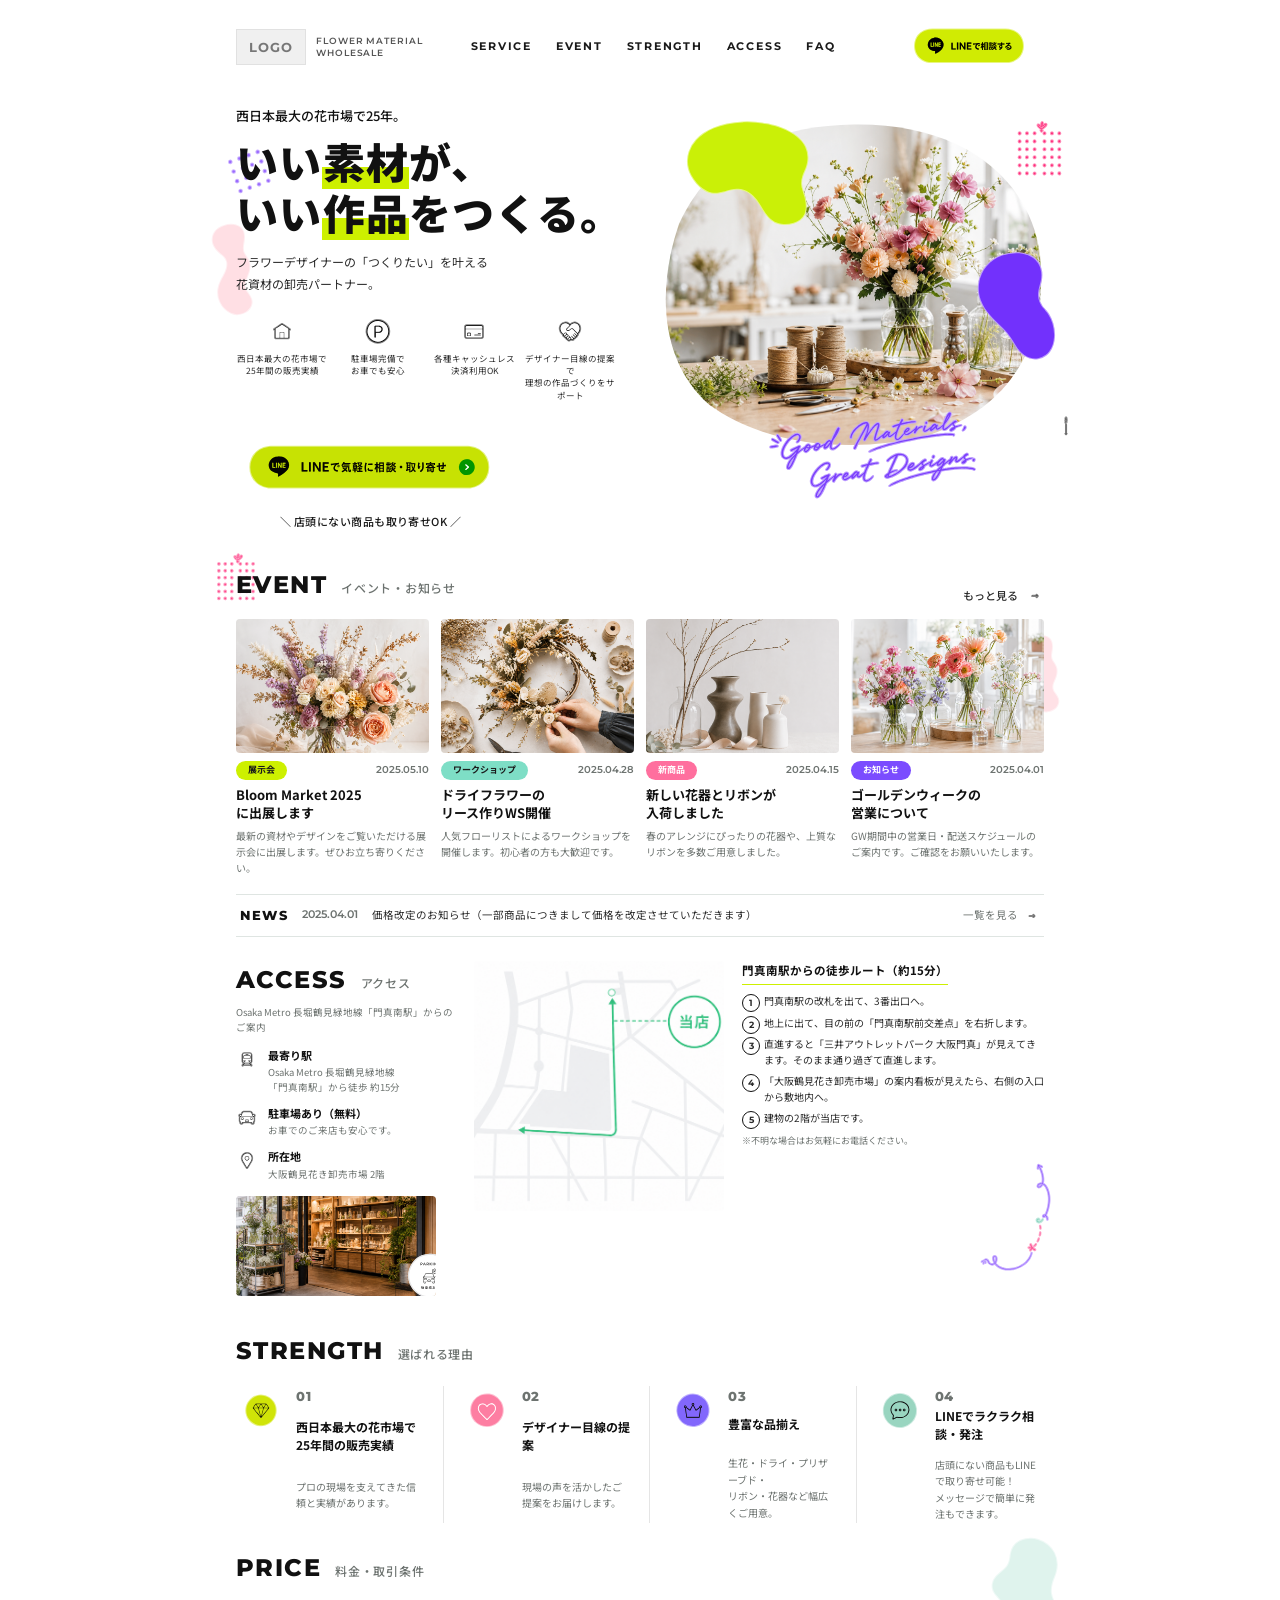
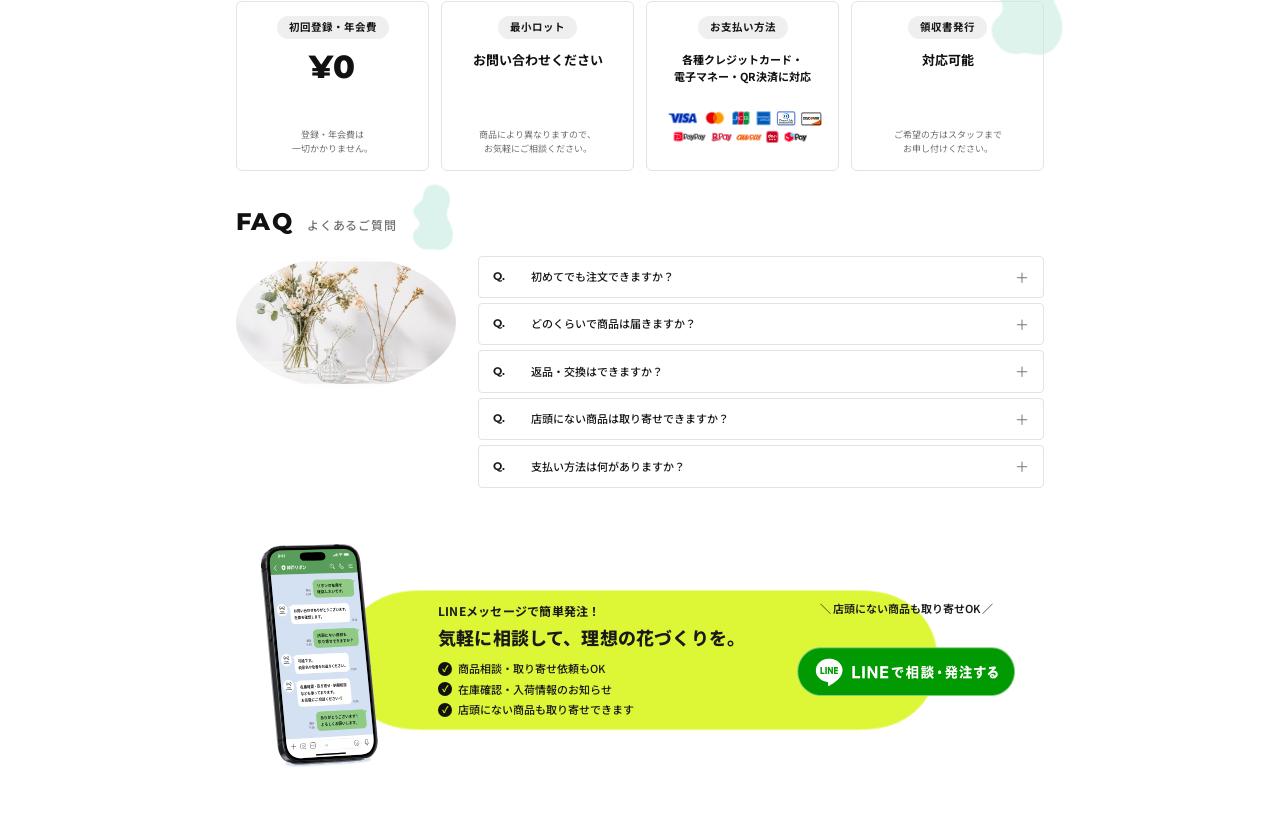
<file: newwebsite-alt-parts/index.html>
<!DOCTYPE html>
<html lang="ja">
<head>
<meta charset="UTF-8">
<meta name="viewport" content="width=device-width, initial-scale=1.0">
<title>神戸リボン｜花資材の卸売パートナー</title>
<link rel="preconnect" href="https://fonts.googleapis.com">
<link rel="preconnect" href="https://fonts.gstatic.com" crossorigin>
<link href="https://fonts.googleapis.com/css2?family=Noto+Sans+JP:wght@400;500;700;900&family=Montserrat:wght@500;600;700;800&display=swap" rel="stylesheet">
<link rel="stylesheet" href="styles.css">
</head>
<body>

<!-- Hero photo clip path (display mask only, not a new visual asset) -->
<svg width="0" height="0" aria-hidden="true" focusable="false" style="position:absolute">
  <defs>
    <clipPath id="hero-photo-clip" clipPathUnits="objectBoundingBox">
      <path d="M .50 .02 C .78 .015 .965 .18 .99 .42 C 1.01 .68 .92 .87 .70 .96 C .50 1.02 .27 .995 .12 .87 C -.01 .74 -.02 .52 .04 .32 C .12 .12 .27 .025 .50 .02 Z" />
    </clipPath>
  </defs>
</svg>

<div class="page">

  <!-- =========== HEADER =========== -->
  <header class="site-header">
    <div class="header-inner">
      <div class="brand">
        <div class="brand-logo">LOGO</div>
        <div class="brand-sub">FLOWER MATERIAL<br>WHOLESALE</div>
      </div>
      <nav class="nav-main" aria-label="primary">
        <a href="#service">SERVICE</a>
        <a href="#event">EVENT</a>
        <a href="#strength">STRENGTH</a>
        <a href="#access">ACCESS</a>
        <a href="#faq">FAQ</a>
      </nav>
      <a class="header-cta" href="#cta" aria-label="LINEで相談する">
        <img src="assets/vectorized-svg/header-line-consult-button.svg" alt="LINEで相談する">
      </a>
    </div>
  </header>

  <!-- =========== HERO =========== -->
  <section class="hero" id="service">
    <!-- Side decorations -->
    <img class="decor decor-purple-dots-top" src="assets/vectorized-svg/decor-purple-dot-cluster.svg" alt="" aria-hidden="true">
    <img class="decor decor-side-pink-top" src="assets/vectorized-svg/decor-side-pink.svg" alt="" aria-hidden="true">

    <!-- Hero visual is absolutely positioned in upper right -->
    <div class="hero-visual">
      <img class="decor decor-lime-blob" src="assets/vectorized-svg/decor-lime-blob.svg" alt="" aria-hidden="true">
      <img class="decor decor-purple-blob" src="assets/vectorized-svg/decor-purple-blob.svg" alt="" aria-hidden="true">
      <div class="hero-photo">
        <img src="assets/gptimage2/hero-flower-workshop.png" alt="花の制作風景">
      </div>
      <img class="decor decor-pink-dots" src="assets/vectorized-svg/decor-pink-dot-cluster.svg" alt="" aria-hidden="true">
      <img class="hero-scroll" src="assets/vectorized-svg/hero-scroll-indicator.svg" alt="SCROLL" aria-hidden="true">
    </div>

    <div class="hero-grid">
      <div class="hero-text">
        <p class="hero-eyebrow">西日本最大の花市場で25年。</p>
        <h1 class="hero-headline">
          いい<span class="hl-lime">素材</span>が、<br>
          いい<span class="hl-lime">作品</span>をつくる。
        </h1>
        <p class="hero-lead">
          フラワーデザイナーの「つくりたい」を叶える<br>
          花資材の卸売パートナー。
        </p>

        <ul class="proof-row">
          <li>
            <img src="assets/vectorized-svg/proof-icon-market-home.svg" alt="">
            <span>西日本最大の花市場で<br>25年間の販売実績</span>
          </li>
          <li>
            <img src="assets/vectorized-svg/proof-icon-parking.svg" alt="">
            <span>駐車場完備で<br>お車でも安心</span>
          </li>
          <li>
            <img src="assets/vectorized-svg/proof-icon-card.svg" alt="">
            <span>各種キャッシュレス<br>決済利用OK</span>
          </li>
          <li>
            <img src="assets/vectorized-svg/proof-icon-handshake.svg" alt="">
            <span>デザイナー目線の提案で<br>理想の作品づくりをサポート</span>
          </li>
        </ul>

        <a class="hero-cta" href="#cta" aria-label="LINEで気軽に相談・取り寄せ">
          <img src="assets/vectorized-svg/hero-line-consult-cta.svg" alt="LINEで気軽に相談・取り寄せ">
          <span class="hero-cta-sub">＼ 店頭にない商品も取り寄せOK ／</span>
        </a>
      </div>
    </div>

    <!-- Handwriting overlays the bottom area, but does not cover hero text -->
    <img class="decor decor-handwriting" src="assets/vectorized-svg/decor-handwriting.svg" alt="" aria-hidden="true">
  </section>

  <!-- =========== EVENT =========== -->
  <section class="event-section" id="event">
    <img class="decor decor-pink-dots-event" src="assets/vectorized-svg/decor-pink-dot-cluster.svg" alt="" aria-hidden="true">
    <img class="decor decor-side-pink-mid" src="assets/vectorized-svg/decor-side-pink.svg" alt="" aria-hidden="true">
    <div class="section-head">
      <div class="section-title">
        <h2 class="section-en">EVENT</h2>
        <p class="section-ja">イベント・お知らせ</p>
      </div>
      <a class="more-link" href="#">
        <span>もっと見る</span>
        <img src="assets/vectorized-svg/section-arrow-more.svg" alt="">
      </a>
    </div>

    <div class="event-grid">
      <article class="event-card">
        <div class="event-thumb"><img src="assets/gptimage2/event-bloom-market.png" alt=""></div>
        <div class="event-meta">
          <span class="event-badge badge-lime">展示会</span>
          <span class="event-date">2025.05.10</span>
        </div>
        <h3 class="event-title">Bloom Market 2025<br>に出展します</h3>
        <p class="event-body">最新の資材やデザインをご覧いただける展示会に出展します。ぜひお立ち寄りください。</p>
      </article>

      <article class="event-card">
        <div class="event-thumb"><img src="assets/gptimage2/event-wreath-workshop.png" alt=""></div>
        <div class="event-meta">
          <span class="event-badge badge-mint">ワークショップ</span>
          <span class="event-date">2025.04.28</span>
        </div>
        <h3 class="event-title">ドライフラワーの<br>リース作りWS開催</h3>
        <p class="event-body">人気フローリストによるワークショップを開催します。初心者の方も大歓迎です。</p>
      </article>

      <article class="event-card">
        <div class="event-thumb"><img src="assets/gptimage2/event-vases-ribbon.png" alt=""></div>
        <div class="event-meta">
          <span class="event-badge badge-pink">新商品</span>
          <span class="event-date">2025.04.15</span>
        </div>
        <h3 class="event-title">新しい花器とリボンが<br>入荷しました</h3>
        <p class="event-body">春のアレンジにぴったりの花器や、上質なリボンを多数ご用意しました。</p>
      </article>

      <article class="event-card">
        <div class="event-thumb"><img src="assets/gptimage2/event-goldenweek-bouquet.png" alt=""></div>
        <div class="event-meta">
          <span class="event-badge badge-purple">お知らせ</span>
          <span class="event-date">2025.04.01</span>
        </div>
        <h3 class="event-title">ゴールデンウィークの<br>営業について</h3>
        <p class="event-body">GW期間中の営業日・配送スケジュールのご案内です。ご確認をお願いいたします。</p>
      </article>
    </div>
  </section>

  <!-- =========== NEWS =========== -->
  <section class="news-section">
    <div class="news-row">
      <span class="news-label">NEWS</span>
      <span class="news-date">2025.04.01</span>
      <span class="news-text">価格改定のお知らせ（一部商品につきまして価格を改定させていただきます）</span>
      <a class="news-more" href="#">
        <span>一覧を見る</span>
        <img src="assets/vectorized-svg/section-arrow-more.svg" alt="">
      </a>
    </div>
  </section>

  <!-- =========== ACCESS =========== -->
  <section class="access-section" id="access">
    <img class="decor decor-squiggle" src="assets/vectorized-svg/decor-squiggle-arrow.svg" alt="" aria-hidden="true">

    <div class="access-grid">
      <div class="access-info">
        <div class="section-title">
          <h2 class="section-en">ACCESS</h2>
          <p class="section-ja">アクセス</p>
        </div>
        <p class="access-lead">Osaka Metro 長堀鶴見緑地線「門真南駅」からのご案内</p>

        <ul class="access-list">
          <li>
            <img src="assets/vectorized-svg/access-icon-train.svg" alt="">
            <div>
              <p class="al-title">最寄り駅</p>
              <p class="al-body">Osaka Metro 長堀鶴見緑地線<br>「門真南駅」から徒歩 約15分</p>
            </div>
          </li>
          <li>
            <img src="assets/vectorized-svg/access-icon-car.svg" alt="">
            <div>
              <p class="al-title">駐車場あり（無料）</p>
              <p class="al-body">お車でのご来店も安心です。</p>
            </div>
          </li>
          <li>
            <img src="assets/vectorized-svg/access-icon-pin.svg" alt="">
            <div>
              <p class="al-title">所在地</p>
              <p class="al-body">大阪鶴見花き卸売市場 2階</p>
            </div>
          </li>
        </ul>

        <div class="access-photo">
          <img src="assets/gptimage2/access-storefront.png" alt="店舗外観">
          <img class="parking-badge" src="assets/vectorized-svg/parking-circle-badge.svg" alt="PARKING">
        </div>
      </div>

      <div class="access-map">
        <img src="assets/gptimage2/access-map-style.png" alt="アクセスマップ">
      </div>

      <div class="access-route">
        <h3 class="route-title">門真南駅からの徒歩ルート（約15分）</h3>
        <ol class="route-steps">
          <li>門真南駅の改札を出て、3番出口へ。</li>
          <li>地上に出て、目の前の「門真南駅前交差点」を右折します。</li>
          <li>直進すると「三井アウトレットパーク 大阪門真」が見えてきます。そのまま通り過ぎて直進します。</li>
          <li>「大阪鶴見花き卸売市場」の案内看板が見えたら、右側の入口から敷地内へ。</li>
          <li>建物の2階が当店です。</li>
        </ol>
        <p class="route-note">※不明な場合はお気軽にお電話ください。</p>
      </div>
    </div>
  </section>

  <!-- =========== STRENGTH =========== -->
  <section class="strength-section" id="strength">
    <div class="section-title">
      <h2 class="section-en">STRENGTH</h2>
      <p class="section-ja">選ばれる理由</p>
    </div>

    <div class="strength-grid">
      <article class="strength-card">
        <div class="strength-icon bg-lime">
          <img src="assets/vectorized-svg/strength-icon-diamond.svg" alt="">
        </div>
        <span class="strength-no">01</span>
        <h3 class="strength-title">西日本最大の花市場で<br>25年間の販売実績</h3>
        <p class="strength-body">プロの現場を支えてきた信頼と実績があります。</p>
      </article>
      <article class="strength-card">
        <div class="strength-icon bg-pink">
          <img src="assets/vectorized-svg/strength-icon-heart.svg" alt="">
        </div>
        <span class="strength-no">02</span>
        <h3 class="strength-title">デザイナー目線の提案</h3>
        <p class="strength-body">現場の声を活かしたご提案をお届けします。</p>
      </article>
      <article class="strength-card">
        <div class="strength-icon bg-purple">
          <img src="assets/vectorized-svg/strength-icon-crown.svg" alt="">
        </div>
        <span class="strength-no">03</span>
        <h3 class="strength-title">豊富な品揃え</h3>
        <p class="strength-body">生花・ドライ・プリザーブド・<br>リボン・花器など幅広くご用意。</p>
      </article>
      <article class="strength-card">
        <div class="strength-icon bg-mint">
          <img src="assets/vectorized-svg/strength-icon-chat.svg" alt="">
        </div>
        <span class="strength-no">04</span>
        <h3 class="strength-title">LINEでラクラク相談・発注</h3>
        <p class="strength-body">店頭にない商品もLINEで取り寄せ可能！<br>メッセージで簡単に発注もできます。</p>
      </article>
    </div>
  </section>

  <!-- =========== PRICE =========== -->
  <section class="price-section">
    <img class="decor decor-side-mint-price" src="assets/vectorized-svg/decor-side-mint.svg" alt="" aria-hidden="true">
    <div class="section-title">
      <h2 class="section-en">PRICE</h2>
      <p class="section-ja">料金・取引条件</p>
    </div>

    <div class="price-grid">
      <article class="price-card">
        <h3 class="price-title">初回登録・年会費</h3>
        <p class="price-value">¥0</p>
        <p class="price-note">登録・年会費は<br>一切かかりません。</p>
      </article>
      <article class="price-card">
        <h3 class="price-title">最小ロット</h3>
        <p class="price-value-text">お問い合わせください</p>
        <p class="price-note">商品により異なりますので、<br>お気軽にご相談ください。</p>
      </article>
      <article class="price-card">
        <h3 class="price-title">お支払い方法</h3>
        <p class="price-value-text-sm">各種クレジットカード・<br>電子マネー・QR決済に対応</p>
        <div class="payment-row">
          <img src="assets/vectorized-svg/payment-logos-row.svg" alt="対応決済">
        </div>
      </article>
      <article class="price-card">
        <h3 class="price-title">領収書発行</h3>
        <p class="price-value-text">対応可能</p>
        <p class="price-note">ご希望の方はスタッフまで<br>お申し付けください。</p>
      </article>
    </div>
  </section>

  <!-- =========== FAQ =========== -->
  <section class="faq-section" id="faq">
    <img class="decor decor-mint-faq" src="assets/vectorized-svg/decor-side-mint.svg" alt="" aria-hidden="true">
    <div class="section-title">
      <h2 class="section-en">FAQ</h2>
      <p class="section-ja">よくあるご質問</p>
    </div>

    <div class="faq-grid">
      <div class="faq-image">
        <img src="assets/gptimage2/faq-flower-vases.png" alt="">
      </div>
      <ul class="faq-list">
        <li class="faq-row">
          <span class="faq-q">Q.</span>
          <span class="faq-text">初めてでも注文できますか？</span>
          <span class="faq-plus">＋</span>
        </li>
        <li class="faq-row">
          <span class="faq-q">Q.</span>
          <span class="faq-text">どのくらいで商品は届きますか？</span>
          <span class="faq-plus">＋</span>
        </li>
        <li class="faq-row">
          <span class="faq-q">Q.</span>
          <span class="faq-text">返品・交換はできますか？</span>
          <span class="faq-plus">＋</span>
        </li>
        <li class="faq-row">
          <span class="faq-q">Q.</span>
          <span class="faq-text">店頭にない商品は取り寄せできますか？</span>
          <span class="faq-plus">＋</span>
        </li>
        <li class="faq-row">
          <span class="faq-q">Q.</span>
          <span class="faq-text">支払い方法は何がありますか？</span>
          <span class="faq-plus">＋</span>
        </li>
      </ul>
    </div>
  </section>

  <!-- =========== BOTTOM CTA =========== -->
  <section class="bottom-cta" id="cta">
    <img class="cta-banner-bg" src="assets/vectorized-svg/bottom-cta-lime-banner-bg.svg" alt="" aria-hidden="true">
    <img class="cta-phone-mock" src="assets/vectorized-svg/line-phone-mock.svg" alt="LINEで神戸リボンに在庫確認している様子">
    <div class="cta-content">
      <p class="cta-eyebrow">LINEメッセージで簡単発注！</p>
      <h2 class="cta-headline">気軽に相談して、理想の花づくりを。</h2>
      <ul class="cta-points">
        <li>商品相談・取り寄せ依頼もOK</li>
        <li>在庫確認・入荷情報のお知らせ</li>
        <li>店頭にない商品も取り寄せできます</li>
      </ul>
    </div>
    <div class="cta-action">
      <p class="cta-action-sub">＼ 店頭にない商品も取り寄せOK ／</p>
      <a class="cta-action-btn" href="#" aria-label="LINEで相談・発注する">
        <img src="assets/vectorized-svg/bottom-line-order-cta.svg" alt="LINEで相談・発注する">
      </a>
    </div>
  </section>

</div>

</body>
</html>
</file>
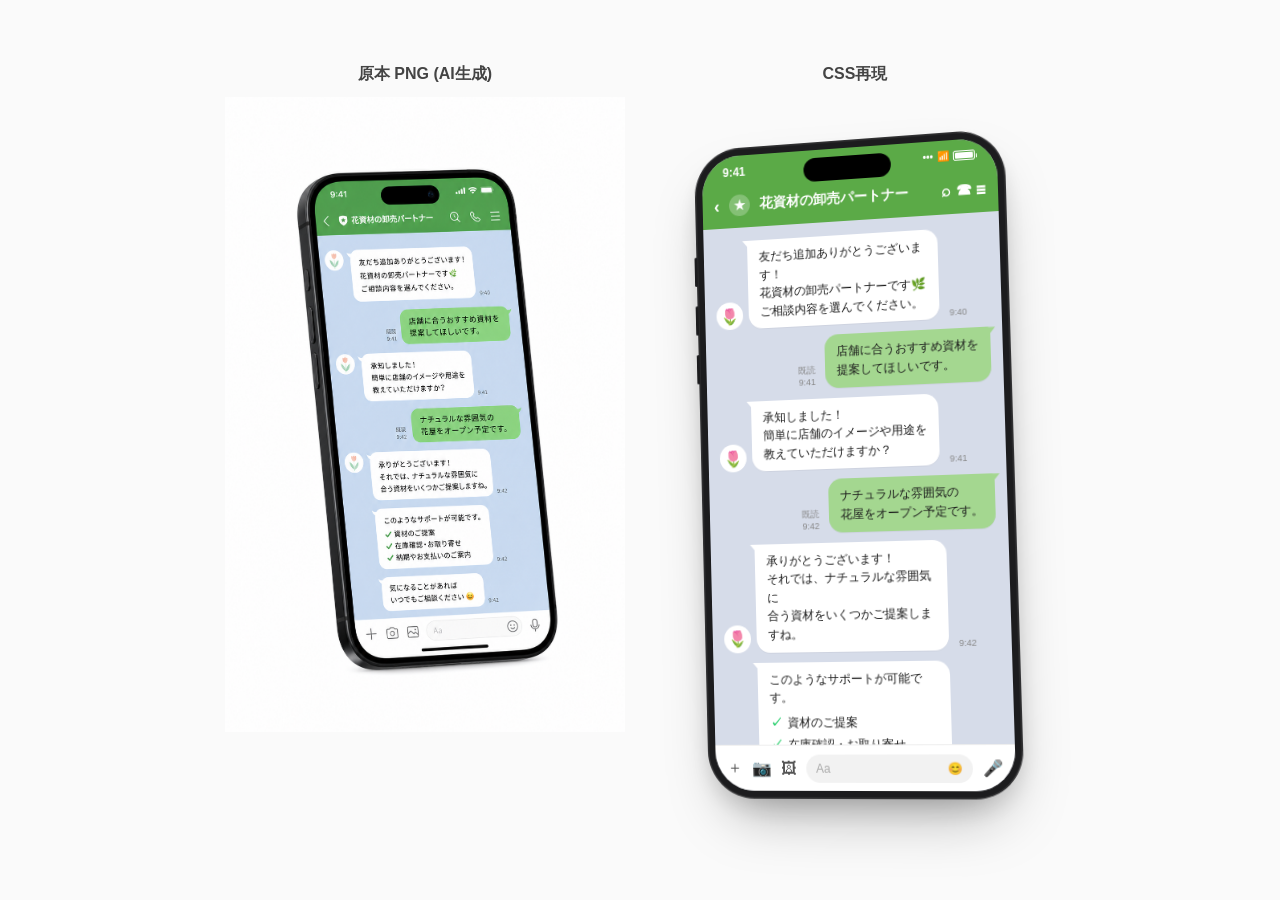
<file: iphone-mockup/src/v1.html>
<!doctype html>
<html lang="ja">
  <head>
    <meta charset="utf-8" />
    <title>LINE Phone Mock — Pure CSS</title>
    <style>
      :root {
        --line-green: #06c755;
        --line-header: #5baa47;
        --bubble-in: #ffffff;
        --bubble-out: #a4d790;
        --chat-bg: #d6dce9;
        --text: #1a1a1a;
        --text-sub: #888;
        --bezel: #1c1c1e;
      }
      * {
        box-sizing: border-box;
        margin: 0;
        padding: 0;
      }
      html,
      body {
        height: 100%;
      }
      body {
        display: grid;
        place-items: center;
        background: #fafafa;
        font-family: -apple-system, BlinkMacSystemFont, "Hiragino Sans", "Yu Gothic UI", sans-serif;
      }

      /* === Phone === */
      .stage {
        perspective: 1800px;
        padding: 40px;
      }
      .phone {
        width: 320px;
        height: 660px;
        background: var(--bezel);
        border-radius: 48px;
        padding: 8px;
        position: relative;
        transform: rotateY(-12deg) rotateX(2deg) rotateZ(-2deg);
        box-shadow:
          0 30px 60px -20px rgba(0, 0, 0, 0.35),
          0 12px 30px -10px rgba(0, 0, 0, 0.2),
          inset 0 0 0 1.5px rgba(255, 255, 255, 0.1);
      }
      .phone::before {
        /* side button accents */
        content: "";
        position: absolute;
        left: -2px;
        top: 110px;
        width: 3px;
        height: 30px;
        background: var(--bezel);
        border-radius: 2px;
        box-shadow:
          0 50px 0 0 var(--bezel),
          0 100px 0 0 var(--bezel);
      }
      .screen {
        width: 100%;
        height: 100%;
        background: var(--chat-bg);
        border-radius: 40px;
        overflow: hidden;
        position: relative;
        display: flex;
        flex-direction: column;
      }
      .island {
        position: absolute;
        top: 8px;
        left: 50%;
        transform: translateX(-50%);
        width: 90px;
        height: 24px;
        background: #000;
        border-radius: 14px;
        z-index: 5;
      }

      /* === Status bar === */
      .status {
        height: 36px;
        padding: 10px 22px 0;
        display: flex;
        justify-content: space-between;
        align-items: flex-start;
        font-size: 12px;
        font-weight: 600;
        color: #fff;
        background: var(--line-header);
      }
      .status-icons {
        display: flex;
        gap: 4px;
        align-items: center;
        font-size: 10px;
      }
      .battery {
        width: 22px;
        height: 10px;
        border: 1.2px solid #fff;
        border-radius: 2px;
        position: relative;
        padding: 1px;
      }
      .battery::after {
        content: "";
        display: block;
        width: 100%;
        height: 100%;
        background: #fff;
        border-radius: 1px;
      }
      .battery::before {
        content: "";
        position: absolute;
        right: -3px;
        top: 3px;
        width: 1.5px;
        height: 4px;
        background: #fff;
        border-radius: 1px;
      }

      /* === LINE Header === */
      .line-header {
        background: var(--line-header);
        color: #fff;
        padding: 4px 12px 12px;
        display: flex;
        align-items: center;
        gap: 10px;
        font-size: 14px;
        font-weight: 600;
      }
      .line-header .back {
        font-size: 18px;
        line-height: 1;
      }
      .line-header .badge {
        width: 22px;
        height: 22px;
        background: rgba(255, 255, 255, 0.25);
        border-radius: 50%;
        display: grid;
        place-items: center;
        font-size: 12px;
      }
      .line-header .title {
        flex: 1;
      }
      .line-header .icons {
        display: flex;
        gap: 12px;
        font-size: 16px;
      }

      /* === Chat === */
      .chat {
        flex: 1;
        padding: 14px 12px;
        display: flex;
        flex-direction: column;
        gap: 10px;
        overflow: hidden;
      }
      .row {
        display: flex;
        gap: 6px;
        align-items: flex-end;
      }
      .row.out {
        justify-content: flex-end;
      }
      .avatar {
        width: 28px;
        height: 28px;
        border-radius: 50%;
        background: #fff;
        display: grid;
        place-items: center;
        flex-shrink: 0;
        font-size: 16px;
      }

      .bubble {
        max-width: 70%;
        padding: 8px 12px;
        border-radius: 14px;
        font-size: 12px;
        line-height: 1.55;
        color: var(--text);
        position: relative;
        box-shadow: 0 1px 0 rgba(0, 0, 0, 0.04);
      }
      .bubble.in {
        background: var(--bubble-in);
        border-top-left-radius: 4px;
      }
      .bubble.in::before {
        content: "";
        position: absolute;
        left: -5px;
        top: 0;
        width: 10px;
        height: 12px;
        background: var(--bubble-in);
        clip-path: polygon(100% 0, 100% 100%, 0 0);
      }
      .bubble.out {
        background: var(--bubble-out);
        border-top-right-radius: 4px;
      }
      .bubble.out::before {
        content: "";
        position: absolute;
        right: -5px;
        top: 0;
        width: 10px;
        height: 12px;
        background: var(--bubble-out);
        clip-path: polygon(0 0, 100% 0, 0 100%);
      }
      .meta {
        font-size: 9px;
        color: var(--text-sub);
        align-self: flex-end;
        line-height: 1.3;
        text-align: right;
        margin: 0 4px;
      }
      .meta .read {
        display: block;
      }

      .check-list {
        list-style: none;
        margin-top: 4px;
      }
      .check-list li {
        display: flex;
        align-items: center;
        gap: 6px;
        padding: 2px 0;
      }
      .check-list li::before {
        content: "✓";
        color: var(--line-green);
        font-weight: 700;
      }

      /* === Input bar === */
      .input-bar {
        height: 46px;
        background: #fff;
        display: flex;
        align-items: center;
        gap: 10px;
        padding: 0 12px;
        border-top: 1px solid #eee;
        font-size: 16px;
        color: #555;
      }
      .input-bar .field {
        flex: 1;
        height: 28px;
        background: #f2f2f2;
        border-radius: 14px;
        display: flex;
        align-items: center;
        padding: 0 10px;
        color: #aaa;
        font-size: 12px;
      }
      .input-bar .field::after {
        content: "😊";
        margin-left: auto;
      }

      /* === Comparison === */
      .compare {
        display: grid;
        grid-template-columns: 1fr 1fr;
        gap: 30px;
        padding: 30px;
      }
      .label {
        text-align: center;
        font-weight: 600;
        margin-bottom: 12px;
        color: #444;
      }
      .png-ref {
        width: 100%;
        max-width: 400px;
        display: block;
        margin: 0 auto;
      }
    </style>
  </head>
  <body>
    <div class="compare">
      <div>
        <div class="label">原本 PNG (AI生成)</div>
        <img class="png-ref" src="../assets/target-design-DMgnK1mM.png" alt="原本" />
      </div>
      <div>
        <div class="label">CSS再現</div>
        <div class="stage">
          <div class="phone">
            <div class="screen">
              <div class="island"></div>

              <div class="status">
                <span>9:41</span>
                <span class="status-icons">
                  <span>•••</span><span>📶</span>
                  <span class="battery"></span>
                </span>
              </div>

              <div class="line-header">
                <span class="back">‹</span>
                <span class="badge">★</span>
                <span class="title">花資材の卸売パートナー</span>
                <span class="icons">⌕ ☎ ☰</span>
              </div>

              <div class="chat">
                <div class="row in">
                  <div class="avatar">🌷</div>
                  <div class="bubble in">
                    友だち追加ありがとうございます！<br />
                    花資材の卸売パートナーです🌿<br />
                    ご相談内容を選んでください。
                  </div>
                  <div class="meta">9:40</div>
                </div>

                <div class="row out">
                  <div class="meta"><span class="read">既読</span>9:41</div>
                  <div class="bubble out">店舗に合うおすすめ資材を<br />提案してほしいです。</div>
                </div>

                <div class="row in">
                  <div class="avatar">🌷</div>
                  <div class="bubble in">
                    承知しました！<br />
                    簡単に店舗のイメージや用途を<br />
                    教えていただけますか？
                  </div>
                  <div class="meta">9:41</div>
                </div>

                <div class="row out">
                  <div class="meta"><span class="read">既読</span>9:42</div>
                  <div class="bubble out">ナチュラルな雰囲気の<br />花屋をオープン予定です。</div>
                </div>

                <div class="row in">
                  <div class="avatar">🌷</div>
                  <div class="bubble in">
                    承りがとうございます！<br />
                    それでは、ナチュラルな雰囲気に<br />
                    合う資材をいくつかご提案しますね。
                  </div>
                  <div class="meta">9:42</div>
                </div>

                <div class="row in">
                  <div class="avatar" style="visibility: hidden"></div>
                  <div class="bubble in">
                    このようなサポートが可能です。
                    <ul class="check-list">
                      <li>資材のご提案</li>
                      <li>在庫確認・お取り寄せ</li>
                      <li>納期やお支払いのご案内</li>
                    </ul>
                  </div>
                  <div class="meta">9:42</div>
                </div>

                <div class="row in">
                  <div class="avatar" style="visibility: hidden"></div>
                  <div class="bubble in">
                    気になることがあれば<br />
                    いつでもご相談ください 🙂
                  </div>
                  <div class="meta">9:42</div>
                </div>
              </div>

              <div class="input-bar">
                <span>＋</span><span>📷</span><span>🖼</span>
                <div class="field">Aa</div>
                <span>🎤</span>
              </div>
            </div>
          </div>
        </div>
      </div>
    </div>
  </body>
</html>
</file>
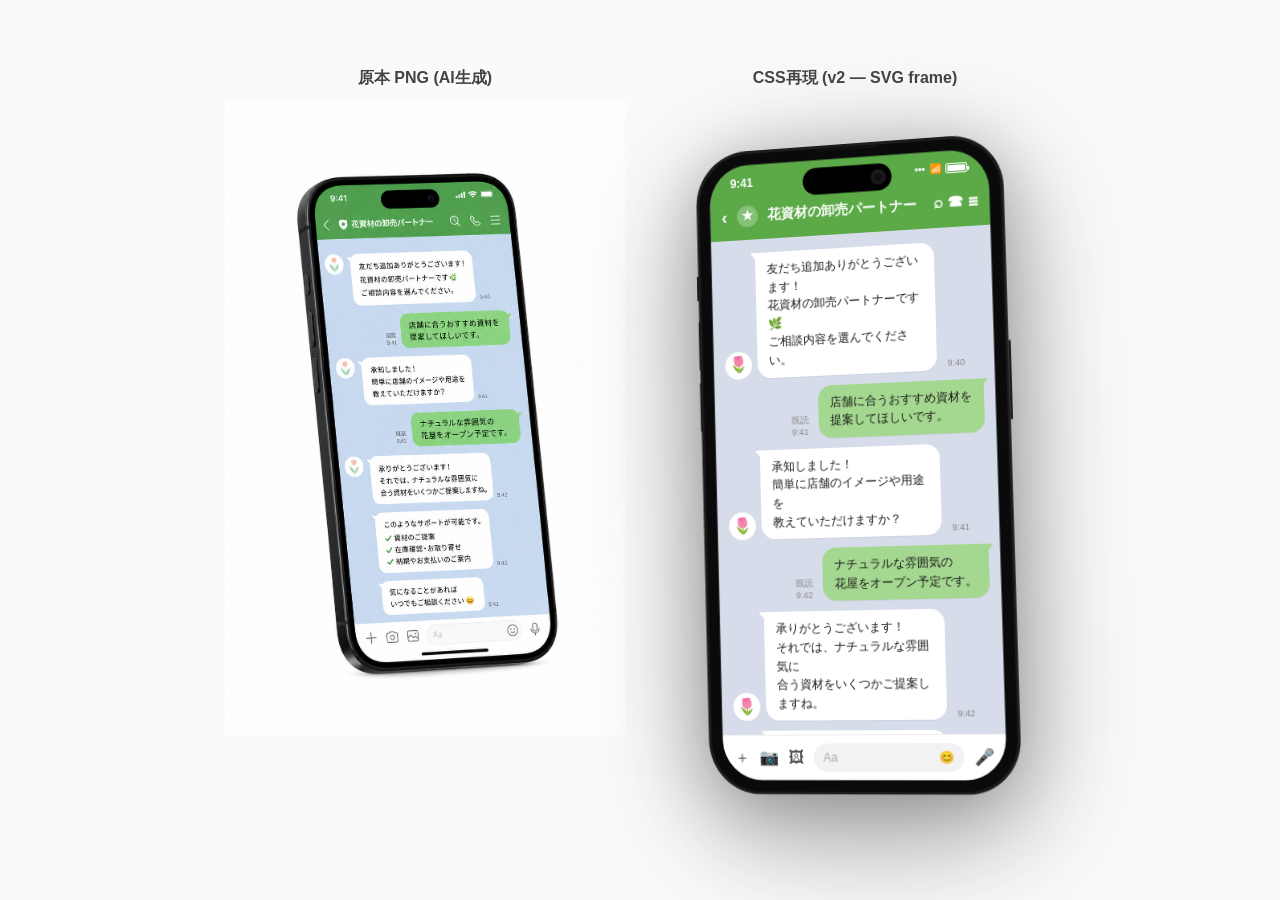
<file: iphone-mockup/src/v2.html>
<!doctype html>
<html lang="ja">
  <head>
    <meta charset="utf-8" />
    <title>LINE Phone Mock — Pure CSS</title>
    <style>
      :root {
        --line-green: #06c755;
        --line-header: #5baa47;
        --bubble-in: #ffffff;
        --bubble-out: #a4d790;
        --chat-bg: #d6dce9;
        --text: #1a1a1a;
        --text-sub: #888;
        --bezel: #1c1c1e;
      }
      * {
        box-sizing: border-box;
        margin: 0;
        padding: 0;
      }
      html,
      body {
        height: 100%;
      }
      body {
        display: grid;
        place-items: center;
        background: #fafafa;
        font-family: -apple-system, BlinkMacSystemFont, "Hiragino Sans", "Yu Gothic UI", sans-serif;
      }

      /* === SVG iPhone Frame (v2) === */
      .stage {
        padding: 40px;
        perspective: 1800px;
      }
      .iphone-frame {
        position: relative;
        width: 320px;
        aspect-ratio: 433 / 882;
        filter: drop-shadow(0 30px 60px rgba(0, 0, 0, 0.35))
          drop-shadow(0 12px 30px rgba(0, 0, 0, 0.2));
        transform: rotateY(-12deg) rotateX(2deg) rotateZ(-2deg);
      }
      .screen-content {
        position: absolute;
        z-index: 0;
        left: 4.907%;
        top: 2.182%;
        width: 89.954%;
        height: 95.635%;
        border-radius: 14.313% / 6.61%;
        overflow: hidden;
        background: var(--chat-bg, #d6dce9);
        line-height: 0;
      }
      .line-screen {
        width: 100%;
        height: 100%;
        display: flex;
        flex-direction: column;
        line-height: 1.55;
      }
      .iphone-bezel {
        position: absolute;
        inset: 0;
        width: 100%;
        height: 100%;
        z-index: 1;
        pointer-events: none;
      }

      /* === Status bar === */
      .status {
        height: 36px;
        padding: 10px 22px 0;
        display: flex;
        justify-content: space-between;
        align-items: flex-start;
        font-size: 12px;
        font-weight: 600;
        color: #fff;
        background: var(--line-header);
      }
      .status-icons {
        display: flex;
        gap: 4px;
        align-items: center;
        font-size: 10px;
      }
      .battery {
        width: 22px;
        height: 10px;
        border: 1.2px solid #fff;
        border-radius: 2px;
        position: relative;
        padding: 1px;
      }
      .battery::after {
        content: "";
        display: block;
        width: 100%;
        height: 100%;
        background: #fff;
        border-radius: 1px;
      }
      .battery::before {
        content: "";
        position: absolute;
        right: -3px;
        top: 3px;
        width: 1.5px;
        height: 4px;
        background: #fff;
        border-radius: 1px;
      }

      /* === LINE Header === */
      .line-header {
        background: var(--line-header);
        color: #fff;
        padding: 4px 12px 12px;
        display: flex;
        align-items: center;
        gap: 10px;
        font-size: 14px;
        font-weight: 600;
      }
      .line-header .back {
        font-size: 18px;
        line-height: 1;
      }
      .line-header .badge {
        width: 22px;
        height: 22px;
        background: rgba(255, 255, 255, 0.25);
        border-radius: 50%;
        display: grid;
        place-items: center;
        font-size: 12px;
      }
      .line-header .title {
        flex: 1;
      }
      .line-header .icons {
        display: flex;
        gap: 12px;
        font-size: 16px;
      }

      /* === Chat === */
      .chat {
        flex: 1;
        padding: 14px 12px;
        display: flex;
        flex-direction: column;
        gap: 10px;
        overflow: hidden;
      }
      .row {
        display: flex;
        gap: 6px;
        align-items: flex-end;
      }
      .row.out {
        justify-content: flex-end;
      }
      .avatar {
        width: 28px;
        height: 28px;
        border-radius: 50%;
        background: #fff;
        display: grid;
        place-items: center;
        flex-shrink: 0;
        font-size: 16px;
      }

      .bubble {
        max-width: 70%;
        padding: 8px 12px;
        border-radius: 14px;
        font-size: 12px;
        line-height: 1.55;
        color: var(--text);
        position: relative;
        box-shadow: 0 1px 0 rgba(0, 0, 0, 0.04);
      }
      .bubble.in {
        background: var(--bubble-in);
        border-top-left-radius: 4px;
      }
      .bubble.in::before {
        content: "";
        position: absolute;
        left: -5px;
        top: 0;
        width: 10px;
        height: 12px;
        background: var(--bubble-in);
        clip-path: polygon(100% 0, 100% 100%, 0 0);
      }
      .bubble.out {
        background: var(--bubble-out);
        border-top-right-radius: 4px;
      }
      .bubble.out::before {
        content: "";
        position: absolute;
        right: -5px;
        top: 0;
        width: 10px;
        height: 12px;
        background: var(--bubble-out);
        clip-path: polygon(0 0, 100% 0, 0 100%);
      }
      .meta {
        font-size: 9px;
        color: var(--text-sub);
        align-self: flex-end;
        line-height: 1.3;
        text-align: right;
        margin: 0 4px;
      }
      .meta .read {
        display: block;
      }

      .check-list {
        list-style: none;
        margin-top: 4px;
      }
      .check-list li {
        display: flex;
        align-items: center;
        gap: 6px;
        padding: 2px 0;
      }
      .check-list li::before {
        content: "✓";
        color: var(--line-green);
        font-weight: 700;
      }

      /* === Input bar === */
      .input-bar {
        height: 46px;
        background: #fff;
        display: flex;
        align-items: center;
        gap: 10px;
        padding: 0 12px;
        border-top: 1px solid #eee;
        font-size: 16px;
        color: #555;
      }
      .input-bar .field {
        flex: 1;
        height: 28px;
        background: #f2f2f2;
        border-radius: 14px;
        display: flex;
        align-items: center;
        padding: 0 10px;
        color: #aaa;
        font-size: 12px;
      }
      .input-bar .field::after {
        content: "😊";
        margin-left: auto;
      }

      /* === Comparison === */
      .compare {
        display: grid;
        grid-template-columns: 1fr 1fr;
        gap: 30px;
        padding: 30px;
      }
      .label {
        text-align: center;
        font-weight: 600;
        margin-bottom: 12px;
        color: #444;
      }
      .png-ref {
        width: 100%;
        max-width: 400px;
        display: block;
        margin: 0 auto;
      }
    </style>
  </head>
  <body>
    <div class="compare">
      <div>
        <div class="label">原本 PNG (AI生成)</div>
        <img class="png-ref" src="../assets/target-design-DMgnK1mM.png" alt="原本" />
      </div>
      <div>
        <div class="label">CSS再現 (v2 — SVG frame)</div>
        <div class="stage">
          <div class="iphone-frame">
            <div class="screen-content">
              <div class="line-screen">
                <div class="status">
                  <span>9:41</span>
                  <span class="status-icons">
                    <span>•••</span><span>📶</span>
                    <span class="battery"></span>
                  </span>
                </div>
                <div class="line-header">
                  <span class="back">‹</span>
                  <span class="badge">★</span>
                  <span class="title">花資材の卸売パートナー</span>
                  <span class="icons">⌕ ☎ ☰</span>
                </div>
                <div class="chat">
                  <div class="row in">
                    <div class="avatar">🌷</div>
                    <div class="bubble in">
                      友だち追加ありがとうございます！<br />
                      花資材の卸売パートナーです🌿<br />
                      ご相談内容を選んでください。
                    </div>
                    <div class="meta">9:40</div>
                  </div>

                  <div class="row out">
                    <div class="meta"><span class="read">既読</span>9:41</div>
                    <div class="bubble out">店舗に合うおすすめ資材を<br />提案してほしいです。</div>
                  </div>

                  <div class="row in">
                    <div class="avatar">🌷</div>
                    <div class="bubble in">
                      承知しました！<br />
                      簡単に店舗のイメージや用途を<br />
                      教えていただけますか？
                    </div>
                    <div class="meta">9:41</div>
                  </div>

                  <div class="row out">
                    <div class="meta"><span class="read">既読</span>9:42</div>
                    <div class="bubble out">ナチュラルな雰囲気の<br />花屋をオープン予定です。</div>
                  </div>

                  <div class="row in">
                    <div class="avatar">🌷</div>
                    <div class="bubble in">
                      承りがとうございます！<br />
                      それでは、ナチュラルな雰囲気に<br />
                      合う資材をいくつかご提案しますね。
                    </div>
                    <div class="meta">9:42</div>
                  </div>

                  <div class="row in">
                    <div class="avatar" style="visibility: hidden"></div>
                    <div class="bubble in">
                      このようなサポートが可能です。
                      <ul class="check-list">
                        <li>資材のご提案</li>
                        <li>在庫確認・お取り寄せ</li>
                        <li>納期やお支払いのご案内</li>
                      </ul>
                    </div>
                    <div class="meta">9:42</div>
                  </div>

                  <div class="row in">
                    <div class="avatar" style="visibility: hidden"></div>
                    <div class="bubble in">
                      気になることがあれば<br />
                      いつでもご相談ください 🙂
                    </div>
                    <div class="meta">9:42</div>
                  </div>
                </div>
                <div class="input-bar">
                  <span>＋</span><span>📷</span><span>🖼</span>
                  <div class="field">Aa</div>
                  <span>🎤</span>
                </div>
              </div>
            </div>
            <svg
              class="iphone-bezel"
              viewBox="0 0 433 882"
              fill="none"
              xmlns="http://www.w3.org/2000/svg"
              aria-hidden="true"
            >
              <g mask="url(#screenPunch)">
                <path
                  d="M2 73C2 32.6832 34.6832 0 75 0H357C397.317 0 430 32.6832 430 73V809C430 849.317 397.317 882 357 882H75C34.6832 882 2 849.317 2 809V73Z"
                  fill="#1C1C1E"
                />
                <path
                  d="M0 171C0 170.448 0.447715 170 1 170H3V204H1C0.447715 204 0 203.552 0 203V171Z"
                  fill="#1C1C1E"
                />
                <path
                  d="M1 234C1 233.448 1.44772 233 2 233H3.5V300H2C1.44772 300 1 299.552 1 299V234Z"
                  fill="#1C1C1E"
                />
                <path
                  d="M1 319C1 318.448 1.44772 318 2 318H3.5V385H2C1.44772 385 1 384.552 1 384V319Z"
                  fill="#1C1C1E"
                />
                <path
                  d="M430 279H432C432.552 279 433 279.448 433 280V384C433 384.552 432.552 385 432 385H430V279Z"
                  fill="#1C1C1E"
                />
                <path
                  d="M6 74C6 35.3401 37.3401 4 76 4H356C394.66 4 426 35.3401 426 74V808C426 846.66 394.66 878 356 878H76C37.3401 878 6 846.66 6 808V74Z"
                  fill="#0A0A0A"
                />
              </g>
              <path
                opacity="0.5"
                d="M174 5H258V5.5C258 6.60457 257.105 7.5 256 7.5H176C174.895 7.5 174 6.60457 174 5.5V5Z"
                fill="#1C1C1E"
              />
              <path
                d="M21.25 75C21.25 44.2101 46.2101 19.25 77 19.25H355C385.79 19.25 410.75 44.2101 410.75 75V807C410.75 837.79 385.79 862.75 355 862.75H77C46.2101 862.75 21.25 837.79 21.25 807V75Z"
                fill="none"
                stroke="#1C1C1E"
                stroke-width="0.5"
              />
              <path
                d="M154 48.5C154 38.2827 162.283 30 172.5 30H259.5C269.717 30 278 38.2827 278 48.5C278 58.7173 269.717 67 259.5 67H172.5C162.283 67 154 58.7173 154 48.5Z"
                fill="#000000"
              />
              <path
                d="M249 48.5C249 42.701 253.701 38 259.5 38C265.299 38 270 42.701 270 48.5C270 54.299 265.299 59 259.5 59C253.701 59 249 54.299 249 48.5Z"
                fill="#1A1A1A"
              />
              <path
                d="M254 48.5C254 45.4624 256.462 43 259.5 43C262.538 43 265 45.4624 265 48.5C265 51.5376 262.538 54 259.5 54C256.462 54 254 51.5376 254 48.5Z"
                fill="#0F0F0F"
              />
              <defs>
                <mask
                  id="screenPunch"
                  maskUnits="userSpaceOnUse"
                  x="0"
                  y="0"
                  width="433"
                  height="882"
                >
                  <rect x="0" y="0" width="433" height="882" fill="white" />
                  <rect
                    x="21.25"
                    y="19.25"
                    width="389.5"
                    height="843.5"
                    rx="55.75"
                    ry="55.75"
                    fill="black"
                  />
                </mask>
              </defs>
            </svg>
          </div>
        </div>
      </div>
    </div>
  </body>
</html>
</file>
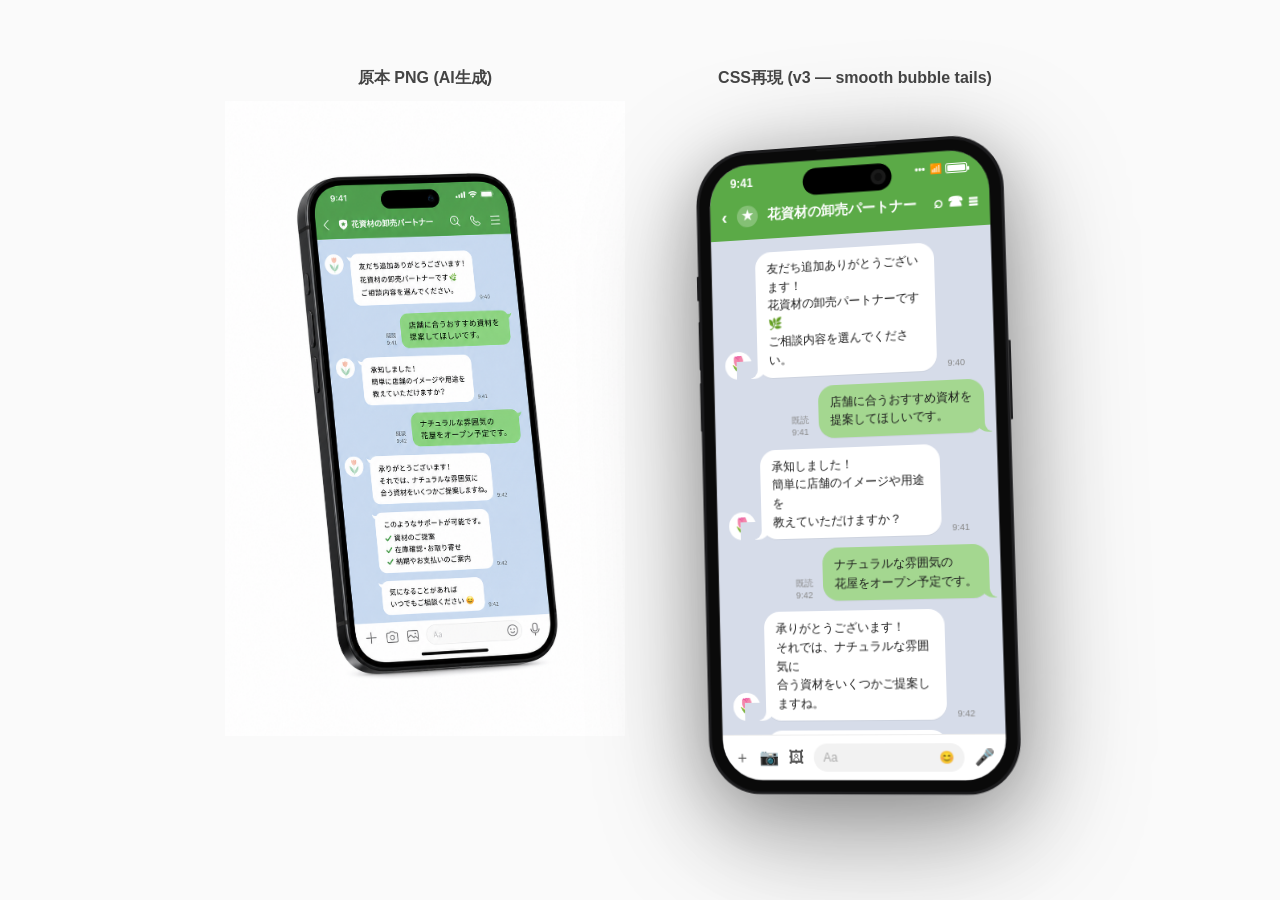
<file: iphone-mockup/src/v3.html>
<!doctype html>
<html lang="ja">
  <head>
    <meta charset="utf-8" />
    <title>LINE Phone Mock — Pure CSS</title>
    <style>
      :root {
        --line-green: #06c755;
        --line-header: #5baa47;
        --bubble-in: #ffffff;
        --bubble-out: #a4d790;
        --chat-bg: #d6dce9;
        --text: #1a1a1a;
        --text-sub: #888;
        --bezel: #1c1c1e;
      }
      * {
        box-sizing: border-box;
        margin: 0;
        padding: 0;
      }
      html,
      body {
        height: 100%;
      }
      body {
        display: grid;
        place-items: center;
        background: #fafafa;
        font-family: -apple-system, BlinkMacSystemFont, "Hiragino Sans", "Yu Gothic UI", sans-serif;
      }

      /* === SVG iPhone Frame (v2) === */
      .stage {
        padding: 40px;
        perspective: 1800px;
      }
      .iphone-frame {
        position: relative;
        width: 320px;
        aspect-ratio: 433 / 882;
        filter: drop-shadow(0 30px 60px rgba(0, 0, 0, 0.35))
          drop-shadow(0 12px 30px rgba(0, 0, 0, 0.2));
        transform: rotateY(-12deg) rotateX(2deg) rotateZ(-2deg);
      }
      .screen-content {
        position: absolute;
        z-index: 0;
        left: 4.907%;
        top: 2.182%;
        width: 89.954%;
        height: 95.635%;
        border-radius: 14.313% / 6.61%;
        overflow: hidden;
        background: var(--chat-bg, #d6dce9);
        line-height: 0;
      }
      .line-screen {
        width: 100%;
        height: 100%;
        display: flex;
        flex-direction: column;
        line-height: 1.55;
      }
      .iphone-bezel {
        position: absolute;
        inset: 0;
        width: 100%;
        height: 100%;
        z-index: 1;
        pointer-events: none;
      }

      /* === Status bar === */
      .status {
        height: 36px;
        padding: 10px 22px 0;
        display: flex;
        justify-content: space-between;
        align-items: flex-start;
        font-size: 12px;
        font-weight: 600;
        color: #fff;
        background: var(--line-header);
      }
      .status-icons {
        display: flex;
        gap: 4px;
        align-items: center;
        font-size: 10px;
      }
      .battery {
        width: 22px;
        height: 10px;
        border: 1.2px solid #fff;
        border-radius: 2px;
        position: relative;
        padding: 1px;
      }
      .battery::after {
        content: "";
        display: block;
        width: 100%;
        height: 100%;
        background: #fff;
        border-radius: 1px;
      }
      .battery::before {
        content: "";
        position: absolute;
        right: -3px;
        top: 3px;
        width: 1.5px;
        height: 4px;
        background: #fff;
        border-radius: 1px;
      }

      /* === LINE Header === */
      .line-header {
        background: var(--line-header);
        color: #fff;
        padding: 4px 12px 12px;
        display: flex;
        align-items: center;
        gap: 10px;
        font-size: 14px;
        font-weight: 600;
      }
      .line-header .back {
        font-size: 18px;
        line-height: 1;
      }
      .line-header .badge {
        width: 22px;
        height: 22px;
        background: rgba(255, 255, 255, 0.25);
        border-radius: 50%;
        display: grid;
        place-items: center;
        font-size: 12px;
      }
      .line-header .title {
        flex: 1;
      }
      .line-header .icons {
        display: flex;
        gap: 12px;
        font-size: 16px;
      }

      /* === Chat === */
      .chat {
        flex: 1;
        padding: 14px 12px;
        display: flex;
        flex-direction: column;
        gap: 10px;
        overflow: hidden;
      }
      .row {
        display: flex;
        gap: 6px;
        align-items: flex-end;
      }
      .row.out {
        justify-content: flex-end;
      }
      .avatar {
        width: 28px;
        height: 28px;
        border-radius: 50%;
        background: #fff;
        display: grid;
        place-items: center;
        flex-shrink: 0;
        font-size: 16px;
      }

      .bubble {
        max-width: 70%;
        padding: 8px 12px;
        border-radius: 14px;
        font-size: 12px;
        line-height: 1.55;
        color: var(--text);
        position: relative;
        box-shadow: 0 1px 0 rgba(0, 0, 0, 0.04);
      }
      /* === Bubble tails (v3 — Samuel Kraft method) === */
      .bubble.in {
        background: var(--bubble-in);
        border-radius: 16px;
      }
      .bubble.in::before {
        content: "";
        position: absolute;
        bottom: 0;
        left: -7px;
        width: 16px;
        height: 18px;
        background: var(--bubble-in);
        border-bottom-right-radius: 14px 12px;
      }
      .bubble.in::after {
        content: "";
        position: absolute;
        bottom: 0;
        left: -22px;
        width: 22px;
        height: 18px;
        background: var(--chat-bg);
        border-bottom-right-radius: 9px;
      }
      .bubble.out {
        background: var(--bubble-out);
        border-radius: 16px;
      }
      .bubble.out::before {
        content: "";
        position: absolute;
        bottom: 0;
        right: -7px;
        width: 16px;
        height: 18px;
        background: var(--bubble-out);
        border-bottom-left-radius: 14px 12px;
      }
      .bubble.out::after {
        content: "";
        position: absolute;
        bottom: 0;
        right: -22px;
        width: 22px;
        height: 18px;
        background: var(--chat-bg);
        border-bottom-left-radius: 9px;
      }
      .meta {
        font-size: 9px;
        color: var(--text-sub);
        align-self: flex-end;
        line-height: 1.3;
        text-align: right;
        margin: 0 4px;
      }
      .meta .read {
        display: block;
      }

      .check-list {
        list-style: none;
        margin-top: 4px;
      }
      .check-list li {
        display: flex;
        align-items: center;
        gap: 6px;
        padding: 2px 0;
      }
      .check-list li::before {
        content: "✓";
        color: var(--line-green);
        font-weight: 700;
      }

      /* === Input bar === */
      .input-bar {
        height: 46px;
        background: #fff;
        display: flex;
        align-items: center;
        gap: 10px;
        padding: 0 12px;
        border-top: 1px solid #eee;
        font-size: 16px;
        color: #555;
      }
      .input-bar .field {
        flex: 1;
        height: 28px;
        background: #f2f2f2;
        border-radius: 14px;
        display: flex;
        align-items: center;
        padding: 0 10px;
        color: #aaa;
        font-size: 12px;
      }
      .input-bar .field::after {
        content: "😊";
        margin-left: auto;
      }

      /* === Comparison === */
      .compare {
        display: grid;
        grid-template-columns: 1fr 1fr;
        gap: 30px;
        padding: 30px;
      }
      .label {
        text-align: center;
        font-weight: 600;
        margin-bottom: 12px;
        color: #444;
      }
      .png-ref {
        width: 100%;
        max-width: 400px;
        display: block;
        margin: 0 auto;
      }
    </style>
  </head>
  <body>
    <div class="compare">
      <div>
        <div class="label">原本 PNG (AI生成)</div>
        <img class="png-ref" src="../assets/target-design-DMgnK1mM.png" alt="原本" />
      </div>
      <div>
        <div class="label">CSS再現 (v3 — smooth bubble tails)</div>
        <div class="stage">
          <div class="iphone-frame">
            <div class="screen-content">
              <div class="line-screen">
                <div class="status">
                  <span>9:41</span>
                  <span class="status-icons">
                    <span>•••</span><span>📶</span>
                    <span class="battery"></span>
                  </span>
                </div>
                <div class="line-header">
                  <span class="back">‹</span>
                  <span class="badge">★</span>
                  <span class="title">花資材の卸売パートナー</span>
                  <span class="icons">⌕ ☎ ☰</span>
                </div>
                <div class="chat">
                  <div class="row in">
                    <div class="avatar">🌷</div>
                    <div class="bubble in">
                      友だち追加ありがとうございます！<br />
                      花資材の卸売パートナーです🌿<br />
                      ご相談内容を選んでください。
                    </div>
                    <div class="meta">9:40</div>
                  </div>

                  <div class="row out">
                    <div class="meta"><span class="read">既読</span>9:41</div>
                    <div class="bubble out">店舗に合うおすすめ資材を<br />提案してほしいです。</div>
                  </div>

                  <div class="row in">
                    <div class="avatar">🌷</div>
                    <div class="bubble in">
                      承知しました！<br />
                      簡単に店舗のイメージや用途を<br />
                      教えていただけますか？
                    </div>
                    <div class="meta">9:41</div>
                  </div>

                  <div class="row out">
                    <div class="meta"><span class="read">既読</span>9:42</div>
                    <div class="bubble out">ナチュラルな雰囲気の<br />花屋をオープン予定です。</div>
                  </div>

                  <div class="row in">
                    <div class="avatar">🌷</div>
                    <div class="bubble in">
                      承りがとうございます！<br />
                      それでは、ナチュラルな雰囲気に<br />
                      合う資材をいくつかご提案しますね。
                    </div>
                    <div class="meta">9:42</div>
                  </div>

                  <div class="row in">
                    <div class="avatar" style="visibility: hidden"></div>
                    <div class="bubble in">
                      このようなサポートが可能です。
                      <ul class="check-list">
                        <li>資材のご提案</li>
                        <li>在庫確認・お取り寄せ</li>
                        <li>納期やお支払いのご案内</li>
                      </ul>
                    </div>
                    <div class="meta">9:42</div>
                  </div>

                  <div class="row in">
                    <div class="avatar" style="visibility: hidden"></div>
                    <div class="bubble in">
                      気になることがあれば<br />
                      いつでもご相談ください 🙂
                    </div>
                    <div class="meta">9:42</div>
                  </div>
                </div>
                <div class="input-bar">
                  <span>＋</span><span>📷</span><span>🖼</span>
                  <div class="field">Aa</div>
                  <span>🎤</span>
                </div>
              </div>
            </div>
            <svg
              class="iphone-bezel"
              viewBox="0 0 433 882"
              fill="none"
              xmlns="http://www.w3.org/2000/svg"
              aria-hidden="true"
            >
              <g mask="url(#screenPunch)">
                <path
                  d="M2 73C2 32.6832 34.6832 0 75 0H357C397.317 0 430 32.6832 430 73V809C430 849.317 397.317 882 357 882H75C34.6832 882 2 849.317 2 809V73Z"
                  fill="#1C1C1E"
                />
                <path
                  d="M0 171C0 170.448 0.447715 170 1 170H3V204H1C0.447715 204 0 203.552 0 203V171Z"
                  fill="#1C1C1E"
                />
                <path
                  d="M1 234C1 233.448 1.44772 233 2 233H3.5V300H2C1.44772 300 1 299.552 1 299V234Z"
                  fill="#1C1C1E"
                />
                <path
                  d="M1 319C1 318.448 1.44772 318 2 318H3.5V385H2C1.44772 385 1 384.552 1 384V319Z"
                  fill="#1C1C1E"
                />
                <path
                  d="M430 279H432C432.552 279 433 279.448 433 280V384C433 384.552 432.552 385 432 385H430V279Z"
                  fill="#1C1C1E"
                />
                <path
                  d="M6 74C6 35.3401 37.3401 4 76 4H356C394.66 4 426 35.3401 426 74V808C426 846.66 394.66 878 356 878H76C37.3401 878 6 846.66 6 808V74Z"
                  fill="#0A0A0A"
                />
              </g>
              <path
                opacity="0.5"
                d="M174 5H258V5.5C258 6.60457 257.105 7.5 256 7.5H176C174.895 7.5 174 6.60457 174 5.5V5Z"
                fill="#1C1C1E"
              />
              <path
                d="M21.25 75C21.25 44.2101 46.2101 19.25 77 19.25H355C385.79 19.25 410.75 44.2101 410.75 75V807C410.75 837.79 385.79 862.75 355 862.75H77C46.2101 862.75 21.25 837.79 21.25 807V75Z"
                fill="none"
                stroke="#1C1C1E"
                stroke-width="0.5"
              />
              <path
                d="M154 48.5C154 38.2827 162.283 30 172.5 30H259.5C269.717 30 278 38.2827 278 48.5C278 58.7173 269.717 67 259.5 67H172.5C162.283 67 154 58.7173 154 48.5Z"
                fill="#000000"
              />
              <path
                d="M249 48.5C249 42.701 253.701 38 259.5 38C265.299 38 270 42.701 270 48.5C270 54.299 265.299 59 259.5 59C253.701 59 249 54.299 249 48.5Z"
                fill="#1A1A1A"
              />
              <path
                d="M254 48.5C254 45.4624 256.462 43 259.5 43C262.538 43 265 45.4624 265 48.5C265 51.5376 262.538 54 259.5 54C256.462 54 254 51.5376 254 48.5Z"
                fill="#0F0F0F"
              />
              <defs>
                <mask
                  id="screenPunch"
                  maskUnits="userSpaceOnUse"
                  x="0"
                  y="0"
                  width="433"
                  height="882"
                >
                  <rect x="0" y="0" width="433" height="882" fill="white" />
                  <rect
                    x="21.25"
                    y="19.25"
                    width="389.5"
                    height="843.5"
                    rx="55.75"
                    ry="55.75"
                    fill="black"
                  />
                </mask>
              </defs>
            </svg>
          </div>
        </div>
      </div>
    </div>
  </body>
</html>
</file>
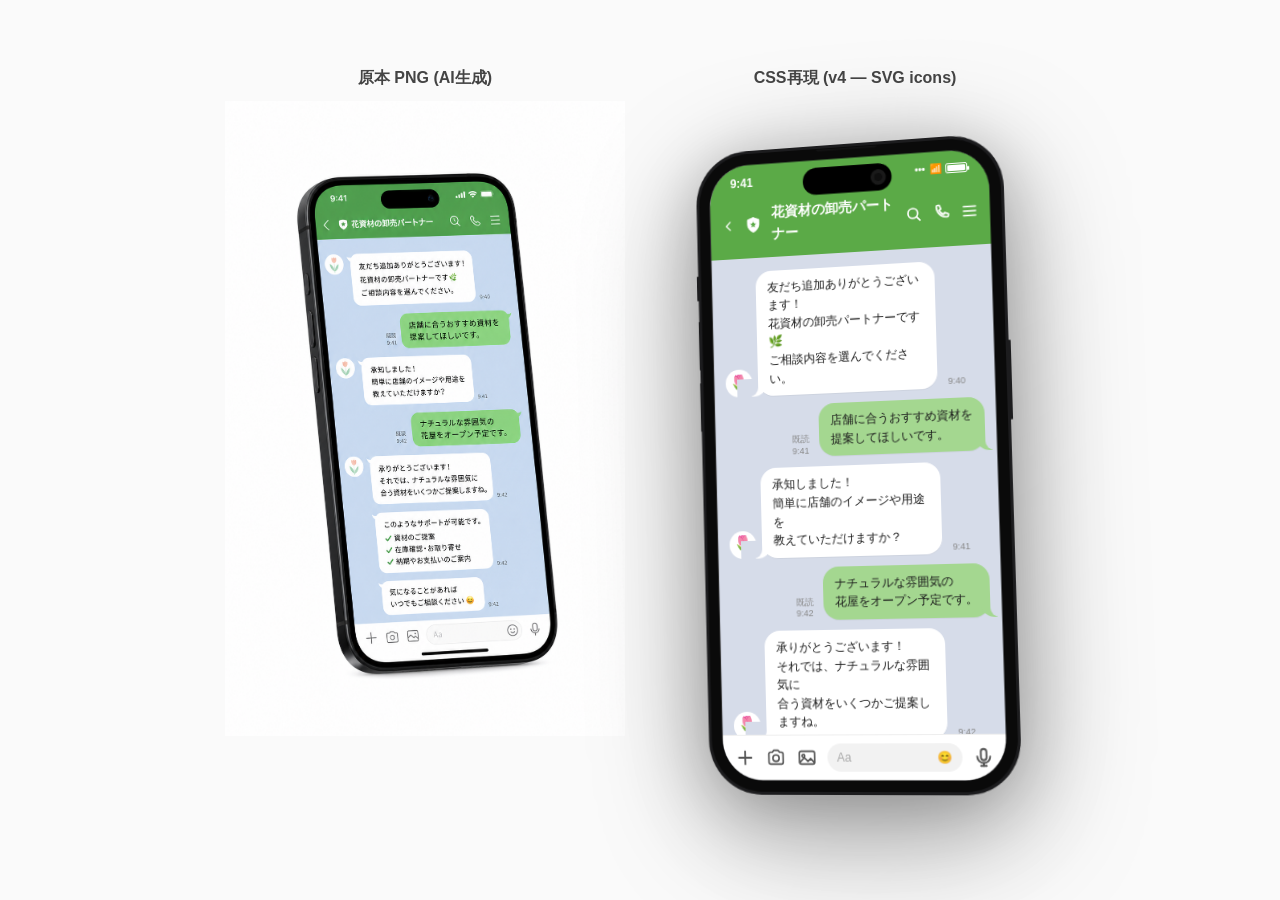
<file: iphone-mockup/src/v4.html>
<!doctype html>
<html lang="ja">
  <head>
    <meta charset="utf-8" />
    <title>LINE Phone Mock — Pure CSS</title>
    <style>
      :root {
        --line-green: #06c755;
        --line-header: #5baa47;
        --bubble-in: #ffffff;
        --bubble-out: #a4d790;
        --chat-bg: #d6dce9;
        --text: #1a1a1a;
        --text-sub: #888;
        --bezel: #1c1c1e;
      }
      * {
        box-sizing: border-box;
        margin: 0;
        padding: 0;
      }
      html,
      body {
        height: 100%;
      }
      body {
        display: grid;
        place-items: center;
        background: #fafafa;
        font-family: -apple-system, BlinkMacSystemFont, "Hiragino Sans", "Yu Gothic UI", sans-serif;
      }

      /* === SVG iPhone Frame (v2) === */
      .stage {
        padding: 40px;
        perspective: 1800px;
      }
      .iphone-frame {
        position: relative;
        width: 320px;
        aspect-ratio: 433 / 882;
        filter: drop-shadow(0 30px 60px rgba(0, 0, 0, 0.35))
          drop-shadow(0 12px 30px rgba(0, 0, 0, 0.2));
        transform: rotateY(-12deg) rotateX(2deg) rotateZ(-2deg);
      }
      .screen-content {
        position: absolute;
        z-index: 0;
        left: 4.907%;
        top: 2.182%;
        width: 89.954%;
        height: 95.635%;
        border-radius: 14.313% / 6.61%;
        overflow: hidden;
        background: var(--chat-bg, #d6dce9);
        line-height: 0;
      }
      .line-screen {
        width: 100%;
        height: 100%;
        display: flex;
        flex-direction: column;
        line-height: 1.55;
      }
      .iphone-bezel {
        position: absolute;
        inset: 0;
        width: 100%;
        height: 100%;
        z-index: 1;
        pointer-events: none;
      }

      /* === Status bar === */
      .status {
        height: 36px;
        padding: 10px 22px 0;
        display: flex;
        justify-content: space-between;
        align-items: flex-start;
        font-size: 12px;
        font-weight: 600;
        color: #fff;
        background: var(--line-header);
      }
      .status-icons {
        display: flex;
        gap: 4px;
        align-items: center;
        font-size: 10px;
      }
      .battery {
        width: 22px;
        height: 10px;
        border: 1.2px solid #fff;
        border-radius: 2px;
        position: relative;
        padding: 1px;
      }
      .battery::after {
        content: "";
        display: block;
        width: 100%;
        height: 100%;
        background: #fff;
        border-radius: 1px;
      }
      .battery::before {
        content: "";
        position: absolute;
        right: -3px;
        top: 3px;
        width: 1.5px;
        height: 4px;
        background: #fff;
        border-radius: 1px;
      }

      /* === LINE Header === */
      .line-header {
        background: var(--line-header);
        color: #fff;
        padding: 4px 12px 12px;
        display: flex;
        align-items: center;
        gap: 10px;
        font-size: 14px;
        font-weight: 600;
      }
      .line-header .back {
        font-size: 18px;
        line-height: 1;
      }
      .line-header .title {
        flex: 1;
      }
      .line-header .icons {
        display: flex;
        gap: 12px;
        font-size: 16px;
      }

      /* === Icon styling (v4) === */
      .line-icon {
        width: 18px;
        height: 18px;
        color: #fff;
        fill: currentColor;
        stroke: currentColor;
      }
      .line-icon.back {
        width: 14px;
        height: 22px;
      }
      .line-icon.badge {
        width: 18px;
        height: 18px;
        color: #fff;
      }
      .line-header .icons {
        display: flex;
        gap: 10px;
        align-items: center;
      }
      .bar-icon {
        width: 22px;
        height: 22px;
        color: #555;
        fill: currentColor;
        stroke: currentColor;
        flex-shrink: 0;
      }

      /* === Chat === */
      .chat {
        flex: 1;
        padding: 14px 12px;
        display: flex;
        flex-direction: column;
        gap: 10px;
        overflow: hidden;
      }
      .row {
        display: flex;
        gap: 6px;
        align-items: flex-end;
      }
      .row.out {
        justify-content: flex-end;
      }
      .avatar {
        width: 28px;
        height: 28px;
        border-radius: 50%;
        background: #fff;
        display: grid;
        place-items: center;
        flex-shrink: 0;
        font-size: 16px;
      }

      .bubble {
        max-width: 70%;
        padding: 8px 12px;
        border-radius: 14px;
        font-size: 12px;
        line-height: 1.55;
        color: var(--text);
        position: relative;
        box-shadow: 0 1px 0 rgba(0, 0, 0, 0.04);
      }
      /* === Bubble tails (v3 — Samuel Kraft method) === */
      .bubble.in {
        background: var(--bubble-in);
        border-radius: 16px;
      }
      .bubble.in::before {
        content: "";
        position: absolute;
        bottom: 0;
        left: -7px;
        width: 16px;
        height: 18px;
        background: var(--bubble-in);
        border-bottom-right-radius: 14px 12px;
      }
      .bubble.in::after {
        content: "";
        position: absolute;
        bottom: 0;
        left: -22px;
        width: 22px;
        height: 18px;
        background: var(--chat-bg);
        border-bottom-right-radius: 9px;
      }
      .bubble.out {
        background: var(--bubble-out);
        border-radius: 16px;
      }
      .bubble.out::before {
        content: "";
        position: absolute;
        bottom: 0;
        right: -7px;
        width: 16px;
        height: 18px;
        background: var(--bubble-out);
        border-bottom-left-radius: 14px 12px;
      }
      .bubble.out::after {
        content: "";
        position: absolute;
        bottom: 0;
        right: -22px;
        width: 22px;
        height: 18px;
        background: var(--chat-bg);
        border-bottom-left-radius: 9px;
      }
      .meta {
        font-size: 9px;
        color: var(--text-sub);
        align-self: flex-end;
        line-height: 1.3;
        text-align: right;
        margin: 0 4px;
      }
      .meta .read {
        display: block;
      }

      .check-list {
        list-style: none;
        margin-top: 4px;
      }
      .check-list li {
        display: flex;
        align-items: center;
        gap: 6px;
        padding: 2px 0;
      }
      .check-list li::before {
        content: "✓";
        color: var(--line-green);
        font-weight: 700;
      }

      /* === Input bar === */
      .input-bar {
        height: 46px;
        background: #fff;
        display: flex;
        align-items: center;
        gap: 10px;
        padding: 0 12px;
        border-top: 1px solid #eee;
        font-size: 16px;
        color: #555;
      }
      .input-bar .field {
        flex: 1;
        height: 28px;
        background: #f2f2f2;
        border-radius: 14px;
        display: flex;
        align-items: center;
        padding: 0 10px;
        color: #aaa;
        font-size: 12px;
      }
      .input-bar .field::after {
        content: "😊";
        margin-left: auto;
      }

      /* === Comparison === */
      .compare {
        display: grid;
        grid-template-columns: 1fr 1fr;
        gap: 30px;
        padding: 30px;
      }
      .label {
        text-align: center;
        font-weight: 600;
        margin-bottom: 12px;
        color: #444;
      }
      .png-ref {
        width: 100%;
        max-width: 400px;
        display: block;
        margin: 0 auto;
      }
    </style>
  </head>
  <body>
    <div class="compare">
      <div>
        <div class="label">原本 PNG (AI生成)</div>
        <img class="png-ref" src="../assets/target-design-DMgnK1mM.png" alt="原本" />
      </div>
      <div>
        <div class="label">CSS再現 (v4 — SVG icons)</div>
        <div class="stage">
          <div class="iphone-frame">
            <div class="screen-content">
              <div class="line-screen">
                <div class="status">
                  <span>9:41</span>
                  <span class="status-icons">
                    <span>•••</span><span>📶</span>
                    <span class="battery"></span>
                  </span>
                </div>
                <div class="line-header">
                  <svg class="line-icon back" aria-label="戻る">
                    <use href="../assets/icons-ClHkwzlq.svg#i-back" />
                  </svg>
                  <svg class="line-icon badge" aria-label="公式アカウント">
                    <use href="../assets/icons-ClHkwzlq.svg#i-shield" />
                  </svg>
                  <span class="title">花資材の卸売パートナー</span>
                  <span class="icons">
                    <svg class="line-icon" aria-label="検索">
                      <use href="../assets/icons-ClHkwzlq.svg#i-search" />
                    </svg>
                    <svg class="line-icon" aria-label="電話">
                      <use href="../assets/icons-ClHkwzlq.svg#i-phone" />
                    </svg>
                    <svg class="line-icon" aria-label="メニュー">
                      <use href="../assets/icons-ClHkwzlq.svg#i-menu" />
                    </svg>
                  </span>
                </div>
                <div class="chat">
                  <div class="row in">
                    <div class="avatar">🌷</div>
                    <div class="bubble in">
                      友だち追加ありがとうございます！<br />
                      花資材の卸売パートナーです🌿<br />
                      ご相談内容を選んでください。
                    </div>
                    <div class="meta">9:40</div>
                  </div>

                  <div class="row out">
                    <div class="meta"><span class="read">既読</span>9:41</div>
                    <div class="bubble out">店舗に合うおすすめ資材を<br />提案してほしいです。</div>
                  </div>

                  <div class="row in">
                    <div class="avatar">🌷</div>
                    <div class="bubble in">
                      承知しました！<br />
                      簡単に店舗のイメージや用途を<br />
                      教えていただけますか？
                    </div>
                    <div class="meta">9:41</div>
                  </div>

                  <div class="row out">
                    <div class="meta"><span class="read">既読</span>9:42</div>
                    <div class="bubble out">ナチュラルな雰囲気の<br />花屋をオープン予定です。</div>
                  </div>

                  <div class="row in">
                    <div class="avatar">🌷</div>
                    <div class="bubble in">
                      承りがとうございます！<br />
                      それでは、ナチュラルな雰囲気に<br />
                      合う資材をいくつかご提案しますね。
                    </div>
                    <div class="meta">9:42</div>
                  </div>

                  <div class="row in">
                    <div class="avatar" style="visibility: hidden"></div>
                    <div class="bubble in">
                      このようなサポートが可能です。
                      <ul class="check-list">
                        <li>資材のご提案</li>
                        <li>在庫確認・お取り寄せ</li>
                        <li>納期やお支払いのご案内</li>
                      </ul>
                    </div>
                    <div class="meta">9:42</div>
                  </div>

                  <div class="row in">
                    <div class="avatar" style="visibility: hidden"></div>
                    <div class="bubble in">
                      気になることがあれば<br />
                      いつでもご相談ください 🙂
                    </div>
                    <div class="meta">9:42</div>
                  </div>
                </div>
                <div class="input-bar">
                  <svg class="bar-icon" aria-label="追加">
                    <use href="../assets/icons-ClHkwzlq.svg#i-plus" />
                  </svg>
                  <svg class="bar-icon" aria-label="カメラ">
                    <use href="../assets/icons-ClHkwzlq.svg#i-camera" />
                  </svg>
                  <svg class="bar-icon" aria-label="画像">
                    <use href="../assets/icons-ClHkwzlq.svg#i-image" />
                  </svg>
                  <div class="field">Aa</div>
                  <svg class="bar-icon" aria-label="マイク">
                    <use href="../assets/icons-ClHkwzlq.svg#i-mic" />
                  </svg>
                </div>
              </div>
            </div>
            <svg
              class="iphone-bezel"
              viewBox="0 0 433 882"
              fill="none"
              xmlns="http://www.w3.org/2000/svg"
              aria-hidden="true"
            >
              <g mask="url(#screenPunch)">
                <path
                  d="M2 73C2 32.6832 34.6832 0 75 0H357C397.317 0 430 32.6832 430 73V809C430 849.317 397.317 882 357 882H75C34.6832 882 2 849.317 2 809V73Z"
                  fill="#1C1C1E"
                />
                <path
                  d="M0 171C0 170.448 0.447715 170 1 170H3V204H1C0.447715 204 0 203.552 0 203V171Z"
                  fill="#1C1C1E"
                />
                <path
                  d="M1 234C1 233.448 1.44772 233 2 233H3.5V300H2C1.44772 300 1 299.552 1 299V234Z"
                  fill="#1C1C1E"
                />
                <path
                  d="M1 319C1 318.448 1.44772 318 2 318H3.5V385H2C1.44772 385 1 384.552 1 384V319Z"
                  fill="#1C1C1E"
                />
                <path
                  d="M430 279H432C432.552 279 433 279.448 433 280V384C433 384.552 432.552 385 432 385H430V279Z"
                  fill="#1C1C1E"
                />
                <path
                  d="M6 74C6 35.3401 37.3401 4 76 4H356C394.66 4 426 35.3401 426 74V808C426 846.66 394.66 878 356 878H76C37.3401 878 6 846.66 6 808V74Z"
                  fill="#0A0A0A"
                />
              </g>
              <path
                opacity="0.5"
                d="M174 5H258V5.5C258 6.60457 257.105 7.5 256 7.5H176C174.895 7.5 174 6.60457 174 5.5V5Z"
                fill="#1C1C1E"
              />
              <path
                d="M21.25 75C21.25 44.2101 46.2101 19.25 77 19.25H355C385.79 19.25 410.75 44.2101 410.75 75V807C410.75 837.79 385.79 862.75 355 862.75H77C46.2101 862.75 21.25 837.79 21.25 807V75Z"
                fill="none"
                stroke="#1C1C1E"
                stroke-width="0.5"
              />
              <path
                d="M154 48.5C154 38.2827 162.283 30 172.5 30H259.5C269.717 30 278 38.2827 278 48.5C278 58.7173 269.717 67 259.5 67H172.5C162.283 67 154 58.7173 154 48.5Z"
                fill="#000000"
              />
              <path
                d="M249 48.5C249 42.701 253.701 38 259.5 38C265.299 38 270 42.701 270 48.5C270 54.299 265.299 59 259.5 59C253.701 59 249 54.299 249 48.5Z"
                fill="#1A1A1A"
              />
              <path
                d="M254 48.5C254 45.4624 256.462 43 259.5 43C262.538 43 265 45.4624 265 48.5C265 51.5376 262.538 54 259.5 54C256.462 54 254 51.5376 254 48.5Z"
                fill="#0F0F0F"
              />
              <defs>
                <mask
                  id="screenPunch"
                  maskUnits="userSpaceOnUse"
                  x="0"
                  y="0"
                  width="433"
                  height="882"
                >
                  <rect x="0" y="0" width="433" height="882" fill="white" />
                  <rect
                    x="21.25"
                    y="19.25"
                    width="389.5"
                    height="843.5"
                    rx="55.75"
                    ry="55.75"
                    fill="black"
                  />
                </mask>
              </defs>
            </svg>
          </div>
        </div>
      </div>
    </div>
  </body>
</html>
</file>
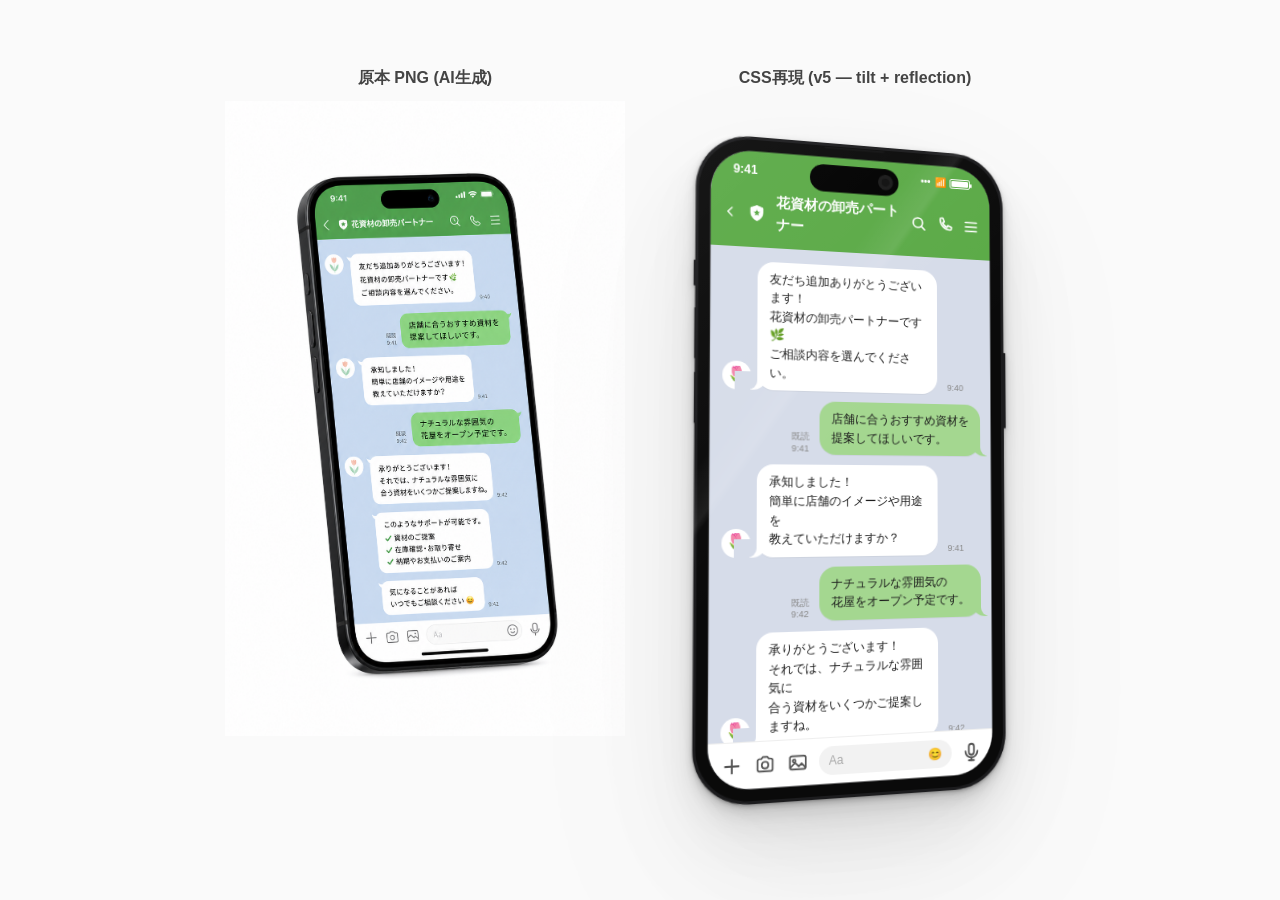
<file: iphone-mockup/src/v5.html>
<!doctype html>
<html lang="ja">
  <head>
    <meta charset="utf-8" />
    <title>LINE Phone Mock — Pure CSS</title>
    <style>
      :root {
        --line-green: #06c755;
        --line-header: #5baa47;
        --bubble-in: #ffffff;
        --bubble-out: #a4d790;
        --chat-bg: #d6dce9;
        --text: #1a1a1a;
        --text-sub: #888;
        --bezel: #1c1c1e;
      }
      * {
        box-sizing: border-box;
        margin: 0;
        padding: 0;
      }
      html,
      body {
        height: 100%;
      }
      body {
        display: grid;
        place-items: center;
        background: #fafafa;
        font-family: -apple-system, BlinkMacSystemFont, "Hiragino Sans", "Yu Gothic UI", sans-serif;
      }

      /* === SVG iPhone Frame (v2) === */
      .stage {
        padding: 40px;
        perspective: 1800px;
      }
      .iphone-frame {
        position: relative;
        width: 320px;
        aspect-ratio: 433 / 882;
        transform-style: preserve-3d;
        /* Static base transform — vanilla-tilt overrides on mouse-enter */
        transform: rotateY(-12deg) rotateX(2deg) rotateZ(-2deg);
        /* 9-layer ambient shadow stack — each step doubles blur, halves opacity */
        filter: drop-shadow(0 1px 1px rgba(0, 0, 0, 0.18))
          drop-shadow(0 2px 2px rgba(0, 0, 0, 0.14)) drop-shadow(0 4px 4px rgba(0, 0, 0, 0.1))
          drop-shadow(0 8px 8px rgba(0, 0, 0, 0.08)) drop-shadow(0 16px 16px rgba(0, 0, 0, 0.06))
          drop-shadow(0 32px 32px rgba(0, 0, 0, 0.05)) drop-shadow(0 48px 60px rgba(0, 0, 0, 0.06))
          drop-shadow(0 60px 80px rgba(0, 0, 0, 0.04));
        transition: transform 0.3s cubic-bezier(0.03, 0.98, 0.52, 0.99);
      }
      @media (prefers-reduced-motion: reduce) {
        .iphone-frame {
          transition: none;
        }
      }
      .screen-content {
        position: absolute;
        z-index: 0;
        left: 4.907%;
        top: 2.182%;
        width: 89.954%;
        height: 95.635%;
        border-radius: 14.313% / 6.61%;
        overflow: hidden;
        background: var(--chat-bg, #d6dce9);
        line-height: 0;
      }
      .line-screen {
        width: 100%;
        height: 100%;
        display: flex;
        flex-direction: column;
        line-height: 1.55;
      }
      .iphone-bezel {
        position: absolute;
        inset: 0;
        width: 100%;
        height: 100%;
        z-index: 1;
        pointer-events: none;
      }

      /* === Glass reflection (v5) === */
      .iphone-frame::after {
        content: "";
        position: absolute;
        inset: 0;
        border-radius: 12% / 6%;
        background:
          /* sharp glint */
          linear-gradient(125deg, transparent 30%, rgba(255, 255, 255, 0.08) 35%, transparent 36%),
          /* soft wash */ linear-gradient(135deg, rgba(255, 255, 255, 0.05) 0%, transparent 50%);
        pointer-events: none;
        z-index: 2;
        mix-blend-mode: screen;
      }

      /* === Status bar === */
      .status {
        height: 36px;
        padding: 10px 22px 0;
        display: flex;
        justify-content: space-between;
        align-items: flex-start;
        font-size: 12px;
        font-weight: 600;
        color: #fff;
        background: var(--line-header);
      }
      .status-icons {
        display: flex;
        gap: 4px;
        align-items: center;
        font-size: 10px;
      }
      .battery {
        width: 22px;
        height: 10px;
        border: 1.2px solid #fff;
        border-radius: 2px;
        position: relative;
        padding: 1px;
      }
      .battery::after {
        content: "";
        display: block;
        width: 100%;
        height: 100%;
        background: #fff;
        border-radius: 1px;
      }
      .battery::before {
        content: "";
        position: absolute;
        right: -3px;
        top: 3px;
        width: 1.5px;
        height: 4px;
        background: #fff;
        border-radius: 1px;
      }

      /* === LINE Header === */
      .line-header {
        background: var(--line-header);
        color: #fff;
        padding: 4px 12px 12px;
        display: flex;
        align-items: center;
        gap: 10px;
        font-size: 14px;
        font-weight: 600;
      }
      .line-header .back {
        font-size: 18px;
        line-height: 1;
      }
      .line-header .title {
        flex: 1;
      }
      .line-header .icons {
        display: flex;
        gap: 12px;
        font-size: 16px;
      }

      /* === Icon styling (v4) === */
      .line-icon {
        width: 18px;
        height: 18px;
        color: #fff;
        fill: currentColor;
        stroke: currentColor;
      }
      .line-icon.back {
        width: 14px;
        height: 22px;
      }
      .line-icon.badge {
        width: 18px;
        height: 18px;
        color: #fff;
      }
      .line-header .icons {
        display: flex;
        gap: 10px;
        align-items: center;
      }
      .bar-icon {
        width: 22px;
        height: 22px;
        color: #555;
        fill: currentColor;
        stroke: currentColor;
        flex-shrink: 0;
      }

      /* === Chat === */
      .chat {
        flex: 1;
        padding: 14px 12px;
        display: flex;
        flex-direction: column;
        gap: 10px;
        overflow: hidden;
      }
      .row {
        display: flex;
        gap: 6px;
        align-items: flex-end;
      }
      .row.out {
        justify-content: flex-end;
      }
      .avatar {
        width: 28px;
        height: 28px;
        border-radius: 50%;
        background: #fff;
        display: grid;
        place-items: center;
        flex-shrink: 0;
        font-size: 16px;
      }

      .bubble {
        max-width: 70%;
        padding: 8px 12px;
        border-radius: 14px;
        font-size: 12px;
        line-height: 1.55;
        color: var(--text);
        position: relative;
        box-shadow: 0 1px 0 rgba(0, 0, 0, 0.04);
      }
      /* === Bubble tails (v3 — Samuel Kraft method) === */
      .bubble.in {
        background: var(--bubble-in);
        border-radius: 16px;
      }
      .bubble.in::before {
        content: "";
        position: absolute;
        bottom: 0;
        left: -7px;
        width: 16px;
        height: 18px;
        background: var(--bubble-in);
        border-bottom-right-radius: 14px 12px;
      }
      .bubble.in::after {
        content: "";
        position: absolute;
        bottom: 0;
        left: -22px;
        width: 22px;
        height: 18px;
        background: var(--chat-bg);
        border-bottom-right-radius: 9px;
      }
      .bubble.out {
        background: var(--bubble-out);
        border-radius: 16px;
      }
      .bubble.out::before {
        content: "";
        position: absolute;
        bottom: 0;
        right: -7px;
        width: 16px;
        height: 18px;
        background: var(--bubble-out);
        border-bottom-left-radius: 14px 12px;
      }
      .bubble.out::after {
        content: "";
        position: absolute;
        bottom: 0;
        right: -22px;
        width: 22px;
        height: 18px;
        background: var(--chat-bg);
        border-bottom-left-radius: 9px;
      }
      .meta {
        font-size: 9px;
        color: var(--text-sub);
        align-self: flex-end;
        line-height: 1.3;
        text-align: right;
        margin: 0 4px;
      }
      .meta .read {
        display: block;
      }

      .check-list {
        list-style: none;
        margin-top: 4px;
      }
      .check-list li {
        display: flex;
        align-items: center;
        gap: 6px;
        padding: 2px 0;
      }
      .check-list li::before {
        content: "✓";
        color: var(--line-green);
        font-weight: 700;
      }

      /* === Input bar === */
      .input-bar {
        height: 46px;
        background: #fff;
        display: flex;
        align-items: center;
        gap: 10px;
        padding: 0 12px;
        border-top: 1px solid #eee;
        font-size: 16px;
        color: #555;
      }
      .input-bar .field {
        flex: 1;
        height: 28px;
        background: #f2f2f2;
        border-radius: 14px;
        display: flex;
        align-items: center;
        padding: 0 10px;
        color: #aaa;
        font-size: 12px;
      }
      .input-bar .field::after {
        content: "😊";
        margin-left: auto;
      }

      /* === Comparison === */
      .compare {
        display: grid;
        grid-template-columns: 1fr 1fr;
        gap: 30px;
        padding: 30px;
      }
      .label {
        text-align: center;
        font-weight: 600;
        margin-bottom: 12px;
        color: #444;
      }
      .png-ref {
        width: 100%;
        max-width: 400px;
        display: block;
        margin: 0 auto;
      }
    </style>
    <script type="module" crossorigin src="../assets/v5-BwCv0D_h.js"></script>
    <link rel="modulepreload" crossorigin href="../assets/vanilla-tilt.es2015-CoptQxbp.js">
  </head>
  <body>
    <div class="compare">
      <div>
        <div class="label">原本 PNG (AI生成)</div>
        <img class="png-ref" src="../assets/target-design-DMgnK1mM.png" alt="原本" />
      </div>
      <div>
        <div class="label">CSS再現 (v5 — tilt + reflection)</div>
        <div class="stage">
          <div class="iphone-frame">
            <div class="screen-content">
              <div class="line-screen">
                <div class="status">
                  <span>9:41</span>
                  <span class="status-icons">
                    <span>•••</span><span>📶</span>
                    <span class="battery"></span>
                  </span>
                </div>
                <div class="line-header">
                  <svg class="line-icon back" aria-label="戻る">
                    <use href="../assets/icons-ClHkwzlq.svg#i-back" />
                  </svg>
                  <svg class="line-icon badge" aria-label="公式アカウント">
                    <use href="../assets/icons-ClHkwzlq.svg#i-shield" />
                  </svg>
                  <span class="title">花資材の卸売パートナー</span>
                  <span class="icons">
                    <svg class="line-icon" aria-label="検索">
                      <use href="../assets/icons-ClHkwzlq.svg#i-search" />
                    </svg>
                    <svg class="line-icon" aria-label="電話">
                      <use href="../assets/icons-ClHkwzlq.svg#i-phone" />
                    </svg>
                    <svg class="line-icon" aria-label="メニュー">
                      <use href="../assets/icons-ClHkwzlq.svg#i-menu" />
                    </svg>
                  </span>
                </div>
                <div class="chat">
                  <div class="row in">
                    <div class="avatar">🌷</div>
                    <div class="bubble in">
                      友だち追加ありがとうございます！<br />
                      花資材の卸売パートナーです🌿<br />
                      ご相談内容を選んでください。
                    </div>
                    <div class="meta">9:40</div>
                  </div>

                  <div class="row out">
                    <div class="meta"><span class="read">既読</span>9:41</div>
                    <div class="bubble out">店舗に合うおすすめ資材を<br />提案してほしいです。</div>
                  </div>

                  <div class="row in">
                    <div class="avatar">🌷</div>
                    <div class="bubble in">
                      承知しました！<br />
                      簡単に店舗のイメージや用途を<br />
                      教えていただけますか？
                    </div>
                    <div class="meta">9:41</div>
                  </div>

                  <div class="row out">
                    <div class="meta"><span class="read">既読</span>9:42</div>
                    <div class="bubble out">ナチュラルな雰囲気の<br />花屋をオープン予定です。</div>
                  </div>

                  <div class="row in">
                    <div class="avatar">🌷</div>
                    <div class="bubble in">
                      承りがとうございます！<br />
                      それでは、ナチュラルな雰囲気に<br />
                      合う資材をいくつかご提案しますね。
                    </div>
                    <div class="meta">9:42</div>
                  </div>

                  <div class="row in">
                    <div class="avatar" style="visibility: hidden"></div>
                    <div class="bubble in">
                      このようなサポートが可能です。
                      <ul class="check-list">
                        <li>資材のご提案</li>
                        <li>在庫確認・お取り寄せ</li>
                        <li>納期やお支払いのご案内</li>
                      </ul>
                    </div>
                    <div class="meta">9:42</div>
                  </div>

                  <div class="row in">
                    <div class="avatar" style="visibility: hidden"></div>
                    <div class="bubble in">
                      気になることがあれば<br />
                      いつでもご相談ください 🙂
                    </div>
                    <div class="meta">9:42</div>
                  </div>
                </div>
                <div class="input-bar">
                  <svg class="bar-icon" aria-label="追加">
                    <use href="../assets/icons-ClHkwzlq.svg#i-plus" />
                  </svg>
                  <svg class="bar-icon" aria-label="カメラ">
                    <use href="../assets/icons-ClHkwzlq.svg#i-camera" />
                  </svg>
                  <svg class="bar-icon" aria-label="画像">
                    <use href="../assets/icons-ClHkwzlq.svg#i-image" />
                  </svg>
                  <div class="field">Aa</div>
                  <svg class="bar-icon" aria-label="マイク">
                    <use href="../assets/icons-ClHkwzlq.svg#i-mic" />
                  </svg>
                </div>
              </div>
            </div>
            <svg
              class="iphone-bezel"
              viewBox="0 0 433 882"
              fill="none"
              xmlns="http://www.w3.org/2000/svg"
              aria-hidden="true"
            >
              <g mask="url(#screenPunch)">
                <path
                  d="M2 73C2 32.6832 34.6832 0 75 0H357C397.317 0 430 32.6832 430 73V809C430 849.317 397.317 882 357 882H75C34.6832 882 2 849.317 2 809V73Z"
                  fill="#1C1C1E"
                />
                <path
                  d="M0 171C0 170.448 0.447715 170 1 170H3V204H1C0.447715 204 0 203.552 0 203V171Z"
                  fill="#1C1C1E"
                />
                <path
                  d="M1 234C1 233.448 1.44772 233 2 233H3.5V300H2C1.44772 300 1 299.552 1 299V234Z"
                  fill="#1C1C1E"
                />
                <path
                  d="M1 319C1 318.448 1.44772 318 2 318H3.5V385H2C1.44772 385 1 384.552 1 384V319Z"
                  fill="#1C1C1E"
                />
                <path
                  d="M430 279H432C432.552 279 433 279.448 433 280V384C433 384.552 432.552 385 432 385H430V279Z"
                  fill="#1C1C1E"
                />
                <path
                  d="M6 74C6 35.3401 37.3401 4 76 4H356C394.66 4 426 35.3401 426 74V808C426 846.66 394.66 878 356 878H76C37.3401 878 6 846.66 6 808V74Z"
                  fill="#0A0A0A"
                />
              </g>
              <path
                opacity="0.5"
                d="M174 5H258V5.5C258 6.60457 257.105 7.5 256 7.5H176C174.895 7.5 174 6.60457 174 5.5V5Z"
                fill="#1C1C1E"
              />
              <path
                d="M21.25 75C21.25 44.2101 46.2101 19.25 77 19.25H355C385.79 19.25 410.75 44.2101 410.75 75V807C410.75 837.79 385.79 862.75 355 862.75H77C46.2101 862.75 21.25 837.79 21.25 807V75Z"
                fill="none"
                stroke="#1C1C1E"
                stroke-width="0.5"
              />
              <path
                d="M154 48.5C154 38.2827 162.283 30 172.5 30H259.5C269.717 30 278 38.2827 278 48.5C278 58.7173 269.717 67 259.5 67H172.5C162.283 67 154 58.7173 154 48.5Z"
                fill="#000000"
              />
              <path
                d="M249 48.5C249 42.701 253.701 38 259.5 38C265.299 38 270 42.701 270 48.5C270 54.299 265.299 59 259.5 59C253.701 59 249 54.299 249 48.5Z"
                fill="#1A1A1A"
              />
              <path
                d="M254 48.5C254 45.4624 256.462 43 259.5 43C262.538 43 265 45.4624 265 48.5C265 51.5376 262.538 54 259.5 54C256.462 54 254 51.5376 254 48.5Z"
                fill="#0F0F0F"
              />
              <defs>
                <mask
                  id="screenPunch"
                  maskUnits="userSpaceOnUse"
                  x="0"
                  y="0"
                  width="433"
                  height="882"
                >
                  <rect x="0" y="0" width="433" height="882" fill="white" />
                  <rect
                    x="21.25"
                    y="19.25"
                    width="389.5"
                    height="843.5"
                    rx="55.75"
                    ry="55.75"
                    fill="black"
                  />
                </mask>
              </defs>
            </svg>
          </div>
        </div>
      </div>
    </div>
  </body>
</html>
</file>
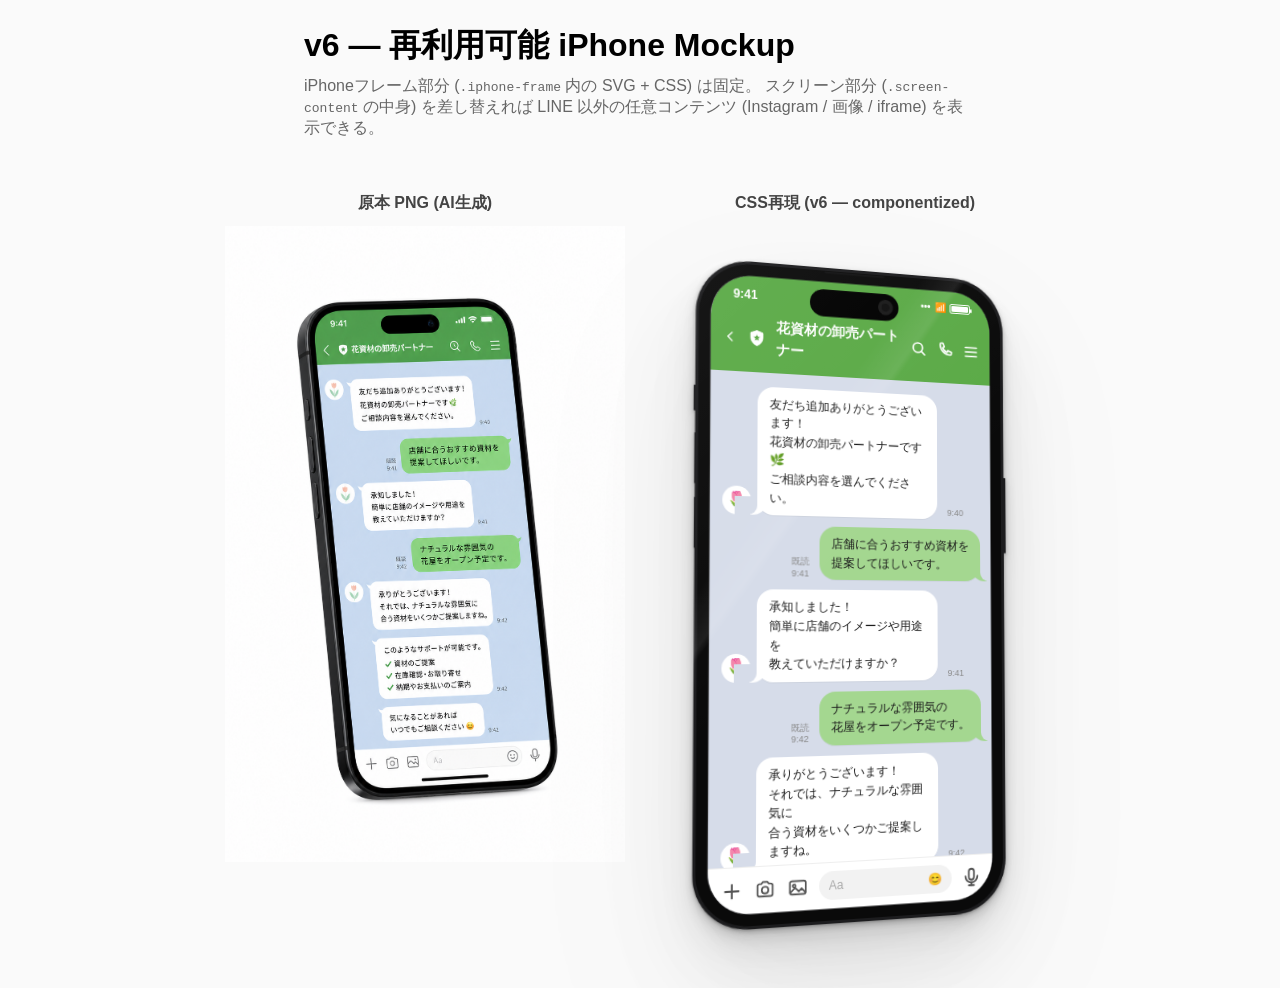
<file: iphone-mockup/src/v6.html>
<!doctype html>
<html lang="ja">
  <head>
    <meta charset="utf-8" />
    <title>LINE Phone Mock — Pure CSS</title>
    <style>
      :root {
        --line-green: #06c755;
        --line-header: #5baa47;
        --bubble-in: #ffffff;
        --bubble-out: #a4d790;
        --chat-bg: #d6dce9;
        --text: #1a1a1a;
        --text-sub: #888;
        --bezel: #1c1c1e;
      }
      * {
        box-sizing: border-box;
        margin: 0;
        padding: 0;
      }
      html,
      body {
        height: 100%;
      }
      body {
        display: grid;
        place-items: center;
        background: #fafafa;
        font-family: -apple-system, BlinkMacSystemFont, "Hiragino Sans", "Yu Gothic UI", sans-serif;
      }

      /* === SVG iPhone Frame (v2) === */
      .stage {
        padding: 40px;
        perspective: 1800px;
      }
      /* ============================================================
       * IPHONE FRAME — reusable styles
       * Copy this section + the SVG markup to embed the frame elsewhere.
       * Customize via CSS variables: --chat-bg (screen background)
       * ============================================================ */
      .iphone-frame {
        position: relative;
        width: 320px;
        aspect-ratio: 433 / 882;
        transform-style: preserve-3d;
        /* Static base transform — vanilla-tilt overrides on mouse-enter */
        transform: rotateY(-12deg) rotateX(2deg) rotateZ(-2deg);
        /* 9-layer ambient shadow stack — each step doubles blur, halves opacity */
        filter: drop-shadow(0 1px 1px rgba(0, 0, 0, 0.18))
          drop-shadow(0 2px 2px rgba(0, 0, 0, 0.14)) drop-shadow(0 4px 4px rgba(0, 0, 0, 0.1))
          drop-shadow(0 8px 8px rgba(0, 0, 0, 0.08)) drop-shadow(0 16px 16px rgba(0, 0, 0, 0.06))
          drop-shadow(0 32px 32px rgba(0, 0, 0, 0.05)) drop-shadow(0 48px 60px rgba(0, 0, 0, 0.06))
          drop-shadow(0 60px 80px rgba(0, 0, 0, 0.04));
        transition: transform 0.3s cubic-bezier(0.03, 0.98, 0.52, 0.99);
      }
      @media (prefers-reduced-motion: reduce) {
        .iphone-frame {
          transition: none;
        }
      }
      .screen-content {
        position: absolute;
        z-index: 0;
        left: 4.907%;
        top: 2.182%;
        width: 89.954%;
        height: 95.635%;
        border-radius: 14.313% / 6.61%;
        overflow: hidden;
        background: var(--chat-bg, #d6dce9);
        line-height: 0;
      }
      /* ============================================================
       * LINE CHAT SCREEN — replaceable slot content
       * Discard this block when using a different screen content.
       * ============================================================ */
      .line-screen {
        width: 100%;
        height: 100%;
        display: flex;
        flex-direction: column;
        line-height: 1.55;
      }
      .iphone-bezel {
        position: absolute;
        inset: 0;
        width: 100%;
        height: 100%;
        z-index: 1;
        pointer-events: none;
      }

      /* === Glass reflection (v5) === */
      .iphone-frame::after {
        content: "";
        position: absolute;
        inset: 0;
        border-radius: 12% / 6%;
        background:
          /* sharp glint */
          linear-gradient(125deg, transparent 30%, rgba(255, 255, 255, 0.08) 35%, transparent 36%),
          /* soft wash */ linear-gradient(135deg, rgba(255, 255, 255, 0.05) 0%, transparent 50%);
        pointer-events: none;
        z-index: 2;
        mix-blend-mode: screen;
      }

      /* === Status bar === */
      .status {
        height: 36px;
        padding: 10px 22px 0;
        display: flex;
        justify-content: space-between;
        align-items: flex-start;
        font-size: 12px;
        font-weight: 600;
        color: #fff;
        background: var(--line-header);
      }
      .status-icons {
        display: flex;
        gap: 4px;
        align-items: center;
        font-size: 10px;
      }
      .battery {
        width: 22px;
        height: 10px;
        border: 1.2px solid #fff;
        border-radius: 2px;
        position: relative;
        padding: 1px;
      }
      .battery::after {
        content: "";
        display: block;
        width: 100%;
        height: 100%;
        background: #fff;
        border-radius: 1px;
      }
      .battery::before {
        content: "";
        position: absolute;
        right: -3px;
        top: 3px;
        width: 1.5px;
        height: 4px;
        background: #fff;
        border-radius: 1px;
      }

      /* === LINE Header === */
      .line-header {
        background: var(--line-header);
        color: #fff;
        padding: 4px 12px 12px;
        display: flex;
        align-items: center;
        gap: 10px;
        font-size: 14px;
        font-weight: 600;
      }
      .line-header .back {
        font-size: 18px;
        line-height: 1;
      }
      .line-header .title {
        flex: 1;
      }
      .line-header .icons {
        display: flex;
        gap: 12px;
        font-size: 16px;
      }

      /* === Icon styling (v4) === */
      .line-icon {
        width: 18px;
        height: 18px;
        color: #fff;
        fill: currentColor;
        stroke: currentColor;
      }
      .line-icon.back {
        width: 14px;
        height: 22px;
      }
      .line-icon.badge {
        width: 18px;
        height: 18px;
        color: #fff;
      }
      .line-header .icons {
        display: flex;
        gap: 10px;
        align-items: center;
      }
      .bar-icon {
        width: 22px;
        height: 22px;
        color: #555;
        fill: currentColor;
        stroke: currentColor;
        flex-shrink: 0;
      }

      /* === Chat === */
      .chat {
        flex: 1;
        padding: 14px 12px;
        display: flex;
        flex-direction: column;
        gap: 10px;
        overflow: hidden;
      }
      .row {
        display: flex;
        gap: 6px;
        align-items: flex-end;
      }
      .row.out {
        justify-content: flex-end;
      }
      .avatar {
        width: 28px;
        height: 28px;
        border-radius: 50%;
        background: #fff;
        display: grid;
        place-items: center;
        flex-shrink: 0;
        font-size: 16px;
      }

      .bubble {
        max-width: 70%;
        padding: 8px 12px;
        border-radius: 14px;
        font-size: 12px;
        line-height: 1.55;
        color: var(--text);
        position: relative;
        box-shadow: 0 1px 0 rgba(0, 0, 0, 0.04);
      }
      /* === Bubble tails (v3 — Samuel Kraft method) === */
      .bubble.in {
        background: var(--bubble-in);
        border-radius: 16px;
      }
      .bubble.in::before {
        content: "";
        position: absolute;
        bottom: 0;
        left: -7px;
        width: 16px;
        height: 18px;
        background: var(--bubble-in);
        border-bottom-right-radius: 14px 12px;
      }
      .bubble.in::after {
        content: "";
        position: absolute;
        bottom: 0;
        left: -22px;
        width: 22px;
        height: 18px;
        background: var(--chat-bg);
        border-bottom-right-radius: 9px;
      }
      .bubble.out {
        background: var(--bubble-out);
        border-radius: 16px;
      }
      .bubble.out::before {
        content: "";
        position: absolute;
        bottom: 0;
        right: -7px;
        width: 16px;
        height: 18px;
        background: var(--bubble-out);
        border-bottom-left-radius: 14px 12px;
      }
      .bubble.out::after {
        content: "";
        position: absolute;
        bottom: 0;
        right: -22px;
        width: 22px;
        height: 18px;
        background: var(--chat-bg);
        border-bottom-left-radius: 9px;
      }
      .meta {
        font-size: 9px;
        color: var(--text-sub);
        align-self: flex-end;
        line-height: 1.3;
        text-align: right;
        margin: 0 4px;
      }
      .meta .read {
        display: block;
      }

      .check-list {
        list-style: none;
        margin-top: 4px;
      }
      .check-list li {
        display: flex;
        align-items: center;
        gap: 6px;
        padding: 2px 0;
      }
      .check-list li::before {
        content: "✓";
        color: var(--line-green);
        font-weight: 700;
      }

      /* === Input bar === */
      .input-bar {
        height: 46px;
        background: #fff;
        display: flex;
        align-items: center;
        gap: 10px;
        padding: 0 12px;
        border-top: 1px solid #eee;
        font-size: 16px;
        color: #555;
      }
      .input-bar .field {
        flex: 1;
        height: 28px;
        background: #f2f2f2;
        border-radius: 14px;
        display: flex;
        align-items: center;
        padding: 0 10px;
        color: #aaa;
        font-size: 12px;
      }
      .input-bar .field::after {
        content: "😊";
        margin-left: auto;
      }

      /* === Comparison === */
      .compare {
        display: grid;
        grid-template-columns: 1fr 1fr;
        gap: 30px;
        padding: 30px;
      }
      .label {
        text-align: center;
        font-weight: 600;
        margin-bottom: 12px;
        color: #444;
      }
      .png-ref {
        width: 100%;
        max-width: 400px;
        display: block;
        margin: 0 auto;
      }
    </style>
    <script type="module" crossorigin src="../assets/v6-BwCv0D_h.js"></script>
    <link rel="modulepreload" crossorigin href="../assets/vanilla-tilt.es2015-CoptQxbp.js">
  </head>
  <body>
    <header
      style="
        padding: 24px;
        max-width: 720px;
        margin: 0 auto;
        font-family: -apple-system, sans-serif;
      "
    >
      <h1 style="margin: 0 0 8px">v6 — 再利用可能 iPhone Mockup</h1>
      <p style="color: #666; margin: 0">
        iPhoneフレーム部分 (<code>.iphone-frame</code> 内の SVG + CSS) は固定。 スクリーン部分
        (<code>.screen-content</code>
        の中身) を差し替えれば LINE 以外の任意コンテンツ (Instagram / 画像 / iframe) を表示できる。
      </p>
    </header>
    <div class="compare">
      <div>
        <div class="label">原本 PNG (AI生成)</div>
        <img class="png-ref" src="../assets/target-design-DMgnK1mM.png" alt="原本" />
      </div>
      <div>
        <div class="label">CSS再現 (v6 — componentized)</div>
        <div class="stage">
          <div class="iphone-frame">
            <!-- ▼▼▼ SCREEN SLOT START — replace contents to swap mockup display ▼▼▼ -->
            <div class="screen-content">
              <div class="line-screen">
                <div class="status">
                  <span>9:41</span>
                  <span class="status-icons">
                    <span>•••</span><span>📶</span>
                    <span class="battery"></span>
                  </span>
                </div>
                <div class="line-header">
                  <svg class="line-icon back" aria-label="戻る">
                    <use href="../assets/icons-ClHkwzlq.svg#i-back" />
                  </svg>
                  <svg class="line-icon badge" aria-label="公式アカウント">
                    <use href="../assets/icons-ClHkwzlq.svg#i-shield" />
                  </svg>
                  <span class="title">花資材の卸売パートナー</span>
                  <span class="icons">
                    <svg class="line-icon" aria-label="検索">
                      <use href="../assets/icons-ClHkwzlq.svg#i-search" />
                    </svg>
                    <svg class="line-icon" aria-label="電話">
                      <use href="../assets/icons-ClHkwzlq.svg#i-phone" />
                    </svg>
                    <svg class="line-icon" aria-label="メニュー">
                      <use href="../assets/icons-ClHkwzlq.svg#i-menu" />
                    </svg>
                  </span>
                </div>
                <div class="chat">
                  <div class="row in">
                    <div class="avatar">🌷</div>
                    <div class="bubble in">
                      友だち追加ありがとうございます！<br />
                      花資材の卸売パートナーです🌿<br />
                      ご相談内容を選んでください。
                    </div>
                    <div class="meta">9:40</div>
                  </div>

                  <div class="row out">
                    <div class="meta"><span class="read">既読</span>9:41</div>
                    <div class="bubble out">店舗に合うおすすめ資材を<br />提案してほしいです。</div>
                  </div>

                  <div class="row in">
                    <div class="avatar">🌷</div>
                    <div class="bubble in">
                      承知しました！<br />
                      簡単に店舗のイメージや用途を<br />
                      教えていただけますか？
                    </div>
                    <div class="meta">9:41</div>
                  </div>

                  <div class="row out">
                    <div class="meta"><span class="read">既読</span>9:42</div>
                    <div class="bubble out">ナチュラルな雰囲気の<br />花屋をオープン予定です。</div>
                  </div>

                  <div class="row in">
                    <div class="avatar">🌷</div>
                    <div class="bubble in">
                      承りがとうございます！<br />
                      それでは、ナチュラルな雰囲気に<br />
                      合う資材をいくつかご提案しますね。
                    </div>
                    <div class="meta">9:42</div>
                  </div>

                  <div class="row in">
                    <div class="avatar" style="visibility: hidden"></div>
                    <div class="bubble in">
                      このようなサポートが可能です。
                      <ul class="check-list">
                        <li>資材のご提案</li>
                        <li>在庫確認・お取り寄せ</li>
                        <li>納期やお支払いのご案内</li>
                      </ul>
                    </div>
                    <div class="meta">9:42</div>
                  </div>

                  <div class="row in">
                    <div class="avatar" style="visibility: hidden"></div>
                    <div class="bubble in">
                      気になることがあれば<br />
                      いつでもご相談ください 🙂
                    </div>
                    <div class="meta">9:42</div>
                  </div>
                </div>
                <div class="input-bar">
                  <svg class="bar-icon" aria-label="追加">
                    <use href="../assets/icons-ClHkwzlq.svg#i-plus" />
                  </svg>
                  <svg class="bar-icon" aria-label="カメラ">
                    <use href="../assets/icons-ClHkwzlq.svg#i-camera" />
                  </svg>
                  <svg class="bar-icon" aria-label="画像">
                    <use href="../assets/icons-ClHkwzlq.svg#i-image" />
                  </svg>
                  <div class="field">Aa</div>
                  <svg class="bar-icon" aria-label="マイク">
                    <use href="../assets/icons-ClHkwzlq.svg#i-mic" />
                  </svg>
                </div>
              </div>
            </div>
            <!-- ▲▲▲ SCREEN SLOT END ▲▲▲ -->
            <svg
              class="iphone-bezel"
              viewBox="0 0 433 882"
              fill="none"
              xmlns="http://www.w3.org/2000/svg"
              aria-hidden="true"
            >
              <g mask="url(#screenPunch)">
                <path
                  d="M2 73C2 32.6832 34.6832 0 75 0H357C397.317 0 430 32.6832 430 73V809C430 849.317 397.317 882 357 882H75C34.6832 882 2 849.317 2 809V73Z"
                  fill="#1C1C1E"
                />
                <path
                  d="M0 171C0 170.448 0.447715 170 1 170H3V204H1C0.447715 204 0 203.552 0 203V171Z"
                  fill="#1C1C1E"
                />
                <path
                  d="M1 234C1 233.448 1.44772 233 2 233H3.5V300H2C1.44772 300 1 299.552 1 299V234Z"
                  fill="#1C1C1E"
                />
                <path
                  d="M1 319C1 318.448 1.44772 318 2 318H3.5V385H2C1.44772 385 1 384.552 1 384V319Z"
                  fill="#1C1C1E"
                />
                <path
                  d="M430 279H432C432.552 279 433 279.448 433 280V384C433 384.552 432.552 385 432 385H430V279Z"
                  fill="#1C1C1E"
                />
                <path
                  d="M6 74C6 35.3401 37.3401 4 76 4H356C394.66 4 426 35.3401 426 74V808C426 846.66 394.66 878 356 878H76C37.3401 878 6 846.66 6 808V74Z"
                  fill="#0A0A0A"
                />
              </g>
              <path
                opacity="0.5"
                d="M174 5H258V5.5C258 6.60457 257.105 7.5 256 7.5H176C174.895 7.5 174 6.60457 174 5.5V5Z"
                fill="#1C1C1E"
              />
              <path
                d="M21.25 75C21.25 44.2101 46.2101 19.25 77 19.25H355C385.79 19.25 410.75 44.2101 410.75 75V807C410.75 837.79 385.79 862.75 355 862.75H77C46.2101 862.75 21.25 837.79 21.25 807V75Z"
                fill="none"
                stroke="#1C1C1E"
                stroke-width="0.5"
              />
              <path
                d="M154 48.5C154 38.2827 162.283 30 172.5 30H259.5C269.717 30 278 38.2827 278 48.5C278 58.7173 269.717 67 259.5 67H172.5C162.283 67 154 58.7173 154 48.5Z"
                fill="#000000"
              />
              <path
                d="M249 48.5C249 42.701 253.701 38 259.5 38C265.299 38 270 42.701 270 48.5C270 54.299 265.299 59 259.5 59C253.701 59 249 54.299 249 48.5Z"
                fill="#1A1A1A"
              />
              <path
                d="M254 48.5C254 45.4624 256.462 43 259.5 43C262.538 43 265 45.4624 265 48.5C265 51.5376 262.538 54 259.5 54C256.462 54 254 51.5376 254 48.5Z"
                fill="#0F0F0F"
              />
              <defs>
                <mask
                  id="screenPunch"
                  maskUnits="userSpaceOnUse"
                  x="0"
                  y="0"
                  width="433"
                  height="882"
                >
                  <rect x="0" y="0" width="433" height="882" fill="white" />
                  <rect
                    x="21.25"
                    y="19.25"
                    width="389.5"
                    height="843.5"
                    rx="55.75"
                    ry="55.75"
                    fill="black"
                  />
                </mask>
              </defs>
            </svg>
          </div>
        </div>
      </div>
    </div>
  </body>
</html>
</file>
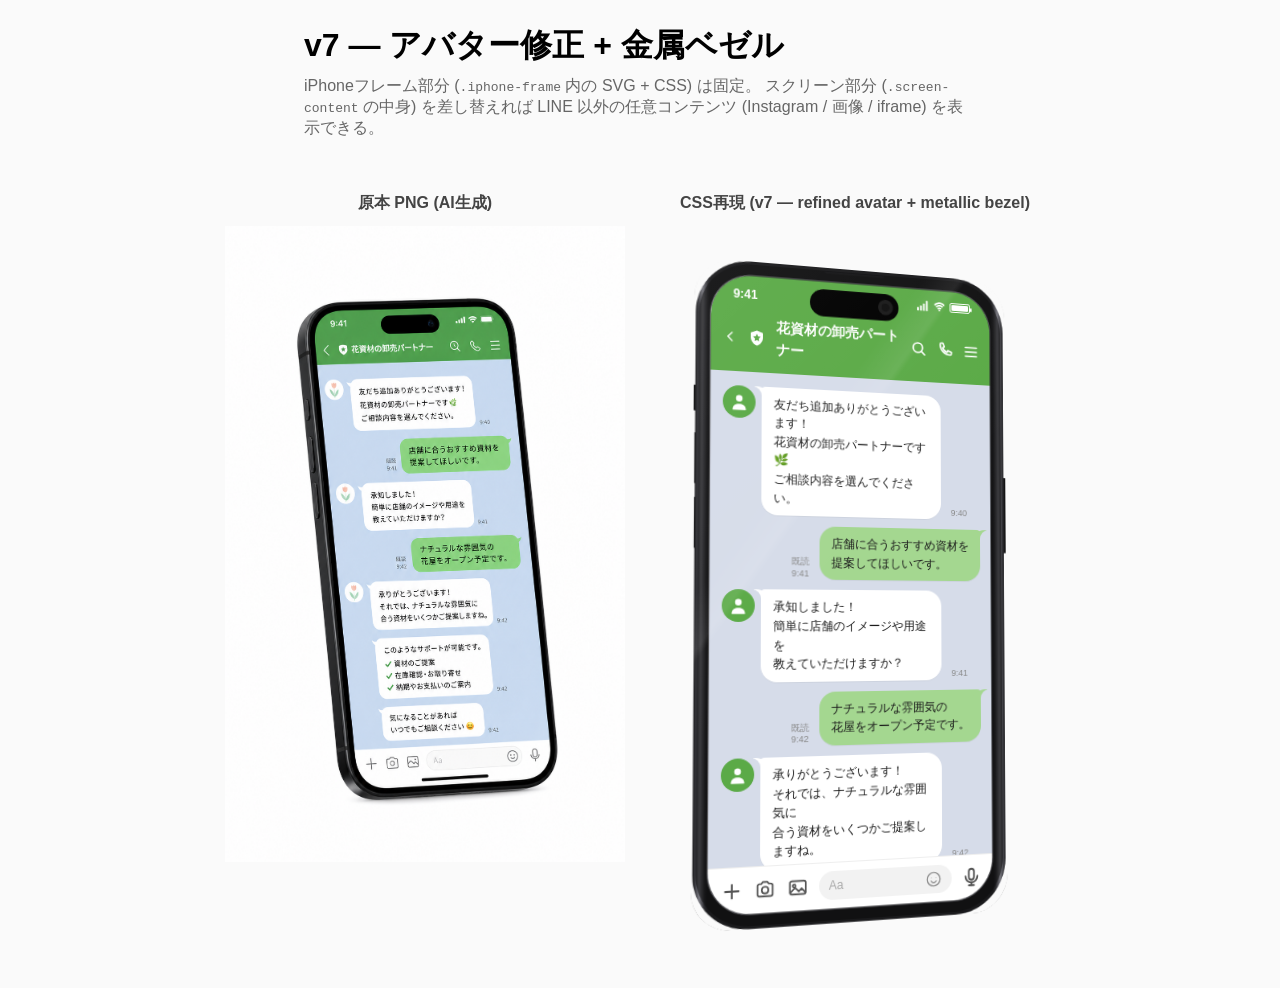
<file: iphone-mockup/src/v7.html>
<!doctype html>
<html lang="ja">
  <head>
    <meta charset="utf-8" />
    <title>LINE Phone Mock — Pure CSS</title>
    <style>
      :root {
        --line-green: #06c755;
        --line-header: #5baa47;
        --bubble-in: #ffffff;
        --bubble-out: #a4d790;
        --chat-bg: #d6dce9;
        --text: #1a1a1a;
        --text-sub: #888;
        --bezel: #1c1c1e;
      }
      * {
        box-sizing: border-box;
        margin: 0;
        padding: 0;
      }
      html,
      body {
        height: 100%;
      }
      body {
        display: grid;
        place-items: center;
        background: #fafafa;
        font-family: -apple-system, BlinkMacSystemFont, "Hiragino Sans", "Yu Gothic UI", sans-serif;
      }

      /* === SVG iPhone Frame (v2) === */
      .stage {
        padding: 40px;
        perspective: 1800px;
      }
      /* ============================================================
       * IPHONE FRAME — reusable styles
       * Copy this section + the SVG markup to embed the frame elsewhere.
       * Customize via CSS variables: --chat-bg (screen background)
       * ============================================================ */
      .iphone-frame {
        position: relative;
        width: 320px;
        aspect-ratio: 433 / 882;
        transform-style: preserve-3d;
        /* Static base transform — vanilla-tilt overrides on mouse-enter */
        transform: rotateY(-12deg) rotateX(2deg) rotateZ(-2deg);
        /* squarer corners: 元 SVG は 16.9%/8.3%R → 12%/6% で角ばらせる */
        border-radius: 12% / 6%;
        clip-path: inset(0 round 12% / 6%);
        /* 9-layer ambient shadow stack — box-shadow で角ばった形に追従 */
        box-shadow:
          0 1px 1px rgba(0, 0, 0, 0.18),
          0 2px 2px rgba(0, 0, 0, 0.14),
          0 4px 4px rgba(0, 0, 0, 0.1),
          0 8px 8px rgba(0, 0, 0, 0.08),
          0 16px 16px rgba(0, 0, 0, 0.06),
          0 32px 32px rgba(0, 0, 0, 0.05),
          0 48px 60px rgba(0, 0, 0, 0.06),
          0 60px 80px rgba(0, 0, 0, 0.04);
        transition: transform 0.3s cubic-bezier(0.03, 0.98, 0.52, 0.99);
      }
      @media (prefers-reduced-motion: reduce) {
        .iphone-frame {
          transition: none;
        }
      }
      .screen-content {
        position: absolute;
        z-index: 0;
        left: 4.907%;
        top: 2.182%;
        width: 89.954%;
        height: 95.635%;
        border-radius: 14.313% / 6.61%;
        overflow: hidden;
        background: var(--chat-bg, #d6dce9);
        line-height: 0;
      }
      /* ============================================================
       * LINE CHAT SCREEN — replaceable slot content
       * Discard this block when using a different screen content.
       * ============================================================ */
      .line-screen {
        width: 100%;
        height: 100%;
        display: flex;
        flex-direction: column;
        line-height: 1.55;
      }
      .iphone-bezel {
        position: absolute;
        inset: 0;
        width: 100%;
        height: 100%;
        z-index: 1;
        pointer-events: none;
      }

      /* === Glass reflection (v5) === */
      .iphone-frame::after {
        content: "";
        position: absolute;
        inset: 0;
        border-radius: 12% / 6%;
        background:
          /* sharp glint */
          linear-gradient(125deg, transparent 30%, rgba(255, 255, 255, 0.08) 35%, transparent 36%),
          /* soft wash */ linear-gradient(135deg, rgba(255, 255, 255, 0.05) 0%, transparent 50%);
        pointer-events: none;
        z-index: 2;
        mix-blend-mode: screen;
      }

      /* === Status bar === */
      .status {
        height: 36px;
        padding: 10px 22px 0;
        display: flex;
        justify-content: space-between;
        align-items: flex-start;
        font-size: 12px;
        font-weight: 600;
        color: #fff;
        background: var(--line-header);
      }
      .status-icons {
        display: flex;
        gap: 4px;
        align-items: center;
        font-size: 10px;
      }
      .battery {
        width: 22px;
        height: 10px;
        border: 1.2px solid #fff;
        border-radius: 2px;
        position: relative;
        padding: 1px;
      }
      .battery::after {
        content: "";
        display: block;
        width: 100%;
        height: 100%;
        background: #fff;
        border-radius: 1px;
      }
      .battery::before {
        content: "";
        position: absolute;
        right: -3px;
        top: 3px;
        width: 1.5px;
        height: 4px;
        background: #fff;
        border-radius: 1px;
      }

      /* === LINE Header === */
      .line-header {
        background: var(--line-header);
        color: #fff;
        padding: 4px 12px 12px;
        display: flex;
        align-items: center;
        gap: 10px;
        font-size: 14px;
        font-weight: 600;
      }
      .line-header .back {
        font-size: 18px;
        line-height: 1;
      }
      .line-header .title {
        flex: 1;
      }
      .line-header .icons {
        display: flex;
        gap: 12px;
        font-size: 16px;
      }

      /* === Icon styling (v4) === */
      .line-icon {
        width: 18px;
        height: 18px;
        color: #fff;
        fill: currentColor;
        /* stroke はアイコン側 SVG の attribute に任せる
           （CSS で stroke: currentColor を強制すると fill ベースの shield が
           viewBox 境界で stroke 線にクリップされ右下が欠ける）*/
      }
      .line-icon.back {
        width: 14px;
        height: 22px;
        stroke: currentColor;
      }
      .line-icon.badge {
        width: 18px;
        height: 18px;
        color: #fff;
      }
      .line-header .icons {
        display: flex;
        gap: 10px;
        align-items: center;
      }
      .bar-icon {
        width: 22px;
        height: 22px;
        color: #555;
        fill: currentColor;
        stroke: currentColor;
        flex-shrink: 0;
      }

      /* === Chat === */
      .chat {
        flex: 1;
        padding: 14px 12px;
        display: flex;
        flex-direction: column;
        gap: 10px;
        overflow: hidden;
      }
      .row {
        display: flex;
        gap: 6px;
        align-items: flex-start;
      }
      .row.out {
        justify-content: flex-end;
      }
      .avatar {
        width: 32px;
        height: 32px;
        border-radius: 50%;
        background: #5baa47;
        flex-shrink: 0;
        display: grid;
        place-items: center;
        /* bubble.in::after (chat-bg 色のしっぽ背景) が avatar の右下を
           覆って切れて見えるのを防ぐため、stacking context を作って前面へ */
        position: relative;
        z-index: 1;
      }
      .person-icon {
        width: 22px;
        height: 22px;
        display: block;
      }

      .bubble {
        max-width: 70%;
        padding: 8px 12px;
        border-radius: 14px;
        font-size: 12px;
        line-height: 1.55;
        color: var(--text);
        position: relative;
        box-shadow: 0 1px 0 rgba(0, 0, 0, 0.04);
      }
      /* === Bubble tails (v7 — top-anchored to align with avatar) === */
      .bubble.in {
        background: var(--bubble-in);
        border-radius: 16px;
        border-top-left-radius: 4px;
      }
      .bubble.in::before {
        content: "";
        position: absolute;
        top: 0;
        left: -7px;
        width: 16px;
        height: 18px;
        background: var(--bubble-in);
        border-top-right-radius: 14px 12px;
      }
      .bubble.in::after {
        content: "";
        position: absolute;
        top: 0;
        left: -22px;
        width: 22px;
        height: 18px;
        background: var(--chat-bg);
        border-top-right-radius: 9px;
      }
      .bubble.out {
        background: var(--bubble-out);
        border-radius: 16px;
        border-top-right-radius: 4px;
      }
      .bubble.out::before {
        content: "";
        position: absolute;
        top: 0;
        right: -7px;
        width: 16px;
        height: 18px;
        background: var(--bubble-out);
        border-top-left-radius: 14px 12px;
      }
      .bubble.out::after {
        content: "";
        position: absolute;
        top: 0;
        right: -22px;
        width: 22px;
        height: 18px;
        background: var(--chat-bg);
        border-top-left-radius: 9px;
      }
      .meta {
        font-size: 9px;
        color: var(--text-sub);
        align-self: flex-end;
        line-height: 1.3;
        text-align: right;
        margin: 0 4px;
      }
      .meta .read {
        display: block;
      }

      .check-list {
        list-style: none;
        margin-top: 4px;
      }
      .check-list li {
        display: flex;
        align-items: center;
        gap: 6px;
        padding: 2px 0;
      }
      .check-list li::before {
        content: "✓";
        color: var(--line-green);
        font-weight: 700;
      }

      /* === Input bar === */
      .input-bar {
        height: 46px;
        background: #fff;
        display: flex;
        align-items: center;
        gap: 10px;
        padding: 0 12px;
        border-top: 1px solid #eee;
        font-size: 16px;
        color: #555;
      }
      .input-bar .field {
        flex: 1;
        height: 28px;
        background: #f2f2f2;
        border-radius: 14px;
        display: flex;
        align-items: center;
        padding: 0 10px;
        color: #aaa;
        font-size: 12px;
        gap: 6px;
      }
      .field-emoji {
        width: 18px;
        height: 18px;
        margin-left: auto;
        flex-shrink: 0;
        color: #888;
      }
      .status-icon {
        width: 14px;
        height: 14px;
        color: #fff;
        fill: currentColor;
      }
      .status-icons {
        display: flex;
        gap: 4px;
        align-items: center;
      }

      /* === Comparison === */
      .compare {
        display: grid;
        grid-template-columns: 1fr 1fr;
        gap: 30px;
        padding: 30px;
      }
      .label {
        text-align: center;
        font-weight: 600;
        margin-bottom: 12px;
        color: #444;
      }
      .png-ref {
        width: 100%;
        max-width: 400px;
        display: block;
        margin: 0 auto;
      }
    </style>
    <script type="module" crossorigin src="../assets/v7-BwCv0D_h.js"></script>
    <link rel="modulepreload" crossorigin href="../assets/vanilla-tilt.es2015-CoptQxbp.js">
  </head>
  <body>
    <header
      style="
        padding: 24px;
        max-width: 720px;
        margin: 0 auto;
        font-family: -apple-system, sans-serif;
      "
    >
      <h1 style="margin: 0 0 8px">v7 — アバター修正 + 金属ベゼル</h1>
      <p style="color: #666; margin: 0">
        iPhoneフレーム部分 (<code>.iphone-frame</code> 内の SVG + CSS) は固定。 スクリーン部分
        (<code>.screen-content</code>
        の中身) を差し替えれば LINE 以外の任意コンテンツ (Instagram / 画像 / iframe) を表示できる。
      </p>
    </header>
    <div class="compare">
      <div>
        <div class="label">原本 PNG (AI生成)</div>
        <img class="png-ref" src="../assets/target-design-DMgnK1mM.png" alt="原本" />
      </div>
      <div>
        <div class="label">CSS再現 (v7 — refined avatar + metallic bezel)</div>
        <div class="stage">
          <div class="iphone-frame">
            <!-- ▼▼▼ SCREEN SLOT START — replace contents to swap mockup display ▼▼▼ -->
            <div class="screen-content">
              <div class="line-screen">
                <div class="status">
                  <span>9:41</span>
                  <span class="status-icons">
                    <svg class="status-icon" aria-label="信号">
                      <use href="../assets/icons-ClHkwzlq.svg#i-cellular" />
                    </svg>
                    <svg class="status-icon" aria-label="Wi-Fi">
                      <use href="../assets/icons-ClHkwzlq.svg#i-wifi" />
                    </svg>
                    <span class="battery"></span>
                  </span>
                </div>
                <div class="line-header">
                  <svg class="line-icon back" aria-label="戻る">
                    <use href="../assets/icons-ClHkwzlq.svg#i-back" />
                  </svg>
                  <svg class="line-icon badge" aria-label="公式アカウント">
                    <use href="../assets/icons-ClHkwzlq.svg#i-shield" />
                  </svg>
                  <span class="title">花資材の卸売パートナー</span>
                  <span class="icons">
                    <svg class="line-icon" aria-label="検索">
                      <use href="../assets/icons-ClHkwzlq.svg#i-search" />
                    </svg>
                    <svg class="line-icon" aria-label="電話">
                      <use href="../assets/icons-ClHkwzlq.svg#i-phone" />
                    </svg>
                    <svg class="line-icon" aria-label="メニュー">
                      <use href="../assets/icons-ClHkwzlq.svg#i-menu" />
                    </svg>
                  </span>
                </div>
                <div class="chat">
                  <div class="row in">
                    <div class="avatar">
                      <svg viewBox="0 0 24 24" class="person-icon" aria-hidden="true">
                        <circle cx="12" cy="8.5" r="3.5" fill="#fff" />
                        <path
                          d="M5 21V20C5 16.5 8.2 14.5 12 14.5C15.8 14.5 19 16.5 19 20V21Z"
                          fill="#fff"
                        />
                      </svg>
                    </div>
                    <div class="bubble in">
                      友だち追加ありがとうございます！<br />
                      花資材の卸売パートナーです🌿<br />
                      ご相談内容を選んでください。
                    </div>
                    <div class="meta">9:40</div>
                  </div>

                  <div class="row out">
                    <div class="meta"><span class="read">既読</span>9:41</div>
                    <div class="bubble out">店舗に合うおすすめ資材を<br />提案してほしいです。</div>
                  </div>

                  <div class="row in">
                    <div class="avatar">
                      <svg viewBox="0 0 24 24" class="person-icon" aria-hidden="true">
                        <circle cx="12" cy="8.5" r="3.5" fill="#fff" />
                        <path
                          d="M5 21V20C5 16.5 8.2 14.5 12 14.5C15.8 14.5 19 16.5 19 20V21Z"
                          fill="#fff"
                        />
                      </svg>
                    </div>
                    <div class="bubble in">
                      承知しました！<br />
                      簡単に店舗のイメージや用途を<br />
                      教えていただけますか？
                    </div>
                    <div class="meta">9:41</div>
                  </div>

                  <div class="row out">
                    <div class="meta"><span class="read">既読</span>9:42</div>
                    <div class="bubble out">ナチュラルな雰囲気の<br />花屋をオープン予定です。</div>
                  </div>

                  <div class="row in">
                    <div class="avatar">
                      <svg viewBox="0 0 24 24" class="person-icon" aria-hidden="true">
                        <circle cx="12" cy="8.5" r="3.5" fill="#fff" />
                        <path
                          d="M5 21V20C5 16.5 8.2 14.5 12 14.5C15.8 14.5 19 16.5 19 20V21Z"
                          fill="#fff"
                        />
                      </svg>
                    </div>
                    <div class="bubble in">
                      承りがとうございます！<br />
                      それでは、ナチュラルな雰囲気に<br />
                      合う資材をいくつかご提案しますね。
                    </div>
                    <div class="meta">9:42</div>
                  </div>

                  <div class="row in">
                    <div class="avatar" style="visibility: hidden"></div>
                    <div class="bubble in">
                      このようなサポートが可能です。
                      <ul class="check-list">
                        <li>資材のご提案</li>
                        <li>在庫確認・お取り寄せ</li>
                        <li>納期やお支払いのご案内</li>
                      </ul>
                    </div>
                    <div class="meta">9:42</div>
                  </div>

                  <div class="row in">
                    <div class="avatar" style="visibility: hidden"></div>
                    <div class="bubble in">
                      気になることがあれば<br />
                      いつでもご相談ください 🙂
                    </div>
                    <div class="meta">9:42</div>
                  </div>
                </div>
                <div class="input-bar">
                  <svg class="bar-icon" aria-label="追加">
                    <use href="../assets/icons-ClHkwzlq.svg#i-plus" />
                  </svg>
                  <svg class="bar-icon" aria-label="カメラ">
                    <use href="../assets/icons-ClHkwzlq.svg#i-camera" />
                  </svg>
                  <svg class="bar-icon" aria-label="画像">
                    <use href="../assets/icons-ClHkwzlq.svg#i-image" />
                  </svg>
                  <div class="field">
                    <span>Aa</span>
                    <svg class="field-emoji" aria-label="絵文字">
                      <use href="../assets/icons-ClHkwzlq.svg#i-smile" />
                    </svg>
                  </div>
                  <svg class="bar-icon" aria-label="マイク">
                    <use href="../assets/icons-ClHkwzlq.svg#i-mic" />
                  </svg>
                </div>
              </div>
            </div>
            <!-- ▲▲▲ SCREEN SLOT END ▲▲▲ -->
            <svg
              class="iphone-bezel"
              viewBox="0 0 433 882"
              fill="none"
              xmlns="http://www.w3.org/2000/svg"
              aria-hidden="true"
            >
              <g mask="url(#screenPunch)">
                <path
                  d="M2 73C2 32.6832 34.6832 0 75 0H357C397.317 0 430 32.6832 430 73V809C430 849.317 397.317 882 357 882H75C34.6832 882 2 849.317 2 809V73Z"
                  fill="url(#bezelGrad)"
                />
                <path
                  d="M0 171C0 170.448 0.447715 170 1 170H3V204H1C0.447715 204 0 203.552 0 203V171Z"
                  fill="url(#bezelGrad)"
                />
                <path
                  d="M1 234C1 233.448 1.44772 233 2 233H3.5V300H2C1.44772 300 1 299.552 1 299V234Z"
                  fill="url(#bezelGrad)"
                />
                <path
                  d="M1 319C1 318.448 1.44772 318 2 318H3.5V385H2C1.44772 385 1 384.552 1 384V319Z"
                  fill="url(#bezelGrad)"
                />
                <path
                  d="M430 279H432C432.552 279 433 279.448 433 280V384C433 384.552 432.552 385 432 385H430V279Z"
                  fill="url(#bezelGrad)"
                />
                <path
                  d="M6 74C6 35.3401 37.3401 4 76 4H356C394.66 4 426 35.3401 426 74V808C426 846.66 394.66 878 356 878H76C37.3401 878 6 846.66 6 808V74Z"
                  fill="#0A0A0A"
                  fill-opacity="0.55"
                />
                <!-- 内側ベベル: 縁の鏡面ハイライト -->
                <path
                  d="M21.25 75C21.25 44.2101 46.2101 19.25 77 19.25H355C385.79 19.25 410.75 44.2101 410.75 75V807C410.75 837.79 385.79 862.75 355 862.75H77C46.2101 862.75 21.25 837.79 21.25 807V75Z"
                  fill="none"
                  stroke="url(#bezelInnerGrad)"
                  stroke-width="2"
                />
              </g>
              <path
                opacity="0.5"
                d="M174 5H258V5.5C258 6.60457 257.105 7.5 256 7.5H176C174.895 7.5 174 6.60457 174 5.5V5Z"
                fill="#1C1C1E"
              />
              <path
                d="M21.25 75C21.25 44.2101 46.2101 19.25 77 19.25H355C385.79 19.25 410.75 44.2101 410.75 75V807C410.75 837.79 385.79 862.75 355 862.75H77C46.2101 862.75 21.25 837.79 21.25 807V75Z"
                fill="none"
                stroke="#1C1C1E"
                stroke-width="0.5"
              />
              <path
                d="M154 48.5C154 38.2827 162.283 30 172.5 30H259.5C269.717 30 278 38.2827 278 48.5C278 58.7173 269.717 67 259.5 67H172.5C162.283 67 154 58.7173 154 48.5Z"
                fill="#000000"
              />
              <path
                d="M249 48.5C249 42.701 253.701 38 259.5 38C265.299 38 270 42.701 270 48.5C270 54.299 265.299 59 259.5 59C253.701 59 249 54.299 249 48.5Z"
                fill="#1A1A1A"
              />
              <path
                d="M254 48.5C254 45.4624 256.462 43 259.5 43C262.538 43 265 45.4624 265 48.5C265 51.5376 262.538 54 259.5 54C256.462 54 254 51.5376 254 48.5Z"
                fill="#0F0F0F"
              />
              <defs>
                <!-- 金属ベゼル: 横方向にチタン質感の明暗 -->
                <linearGradient
                  id="bezelGrad"
                  x1="0"
                  y1="0"
                  x2="433"
                  y2="0"
                  gradientUnits="userSpaceOnUse"
                >
                  <!-- 左フレーム可視域 (0-4.91%) に金属ハイライトを集中 -->
                  <stop offset="0%" stop-color="#0A0A0A" />
                  <stop offset="1%" stop-color="#2C2C30" />
                  <stop offset="2.5%" stop-color="#7A7A82" />
                  <stop offset="4%" stop-color="#2C2C30" />
                  <stop offset="4.91%" stop-color="#1A1A1C" />
                  <!-- 中央フラット (見えない領域) -->
                  <stop offset="50%" stop-color="#1A1A1C" />
                  <!-- 右フレーム可視域 (95.09-100%) に対称ハイライト -->
                  <stop offset="95.09%" stop-color="#1A1A1C" />
                  <stop offset="96%" stop-color="#2C2C30" />
                  <stop offset="97.5%" stop-color="#7A7A82" />
                  <stop offset="99%" stop-color="#2C2C30" />
                  <stop offset="100%" stop-color="#0A0A0A" />
                </linearGradient>
                <!-- 内側ベベル: スクリーン縁の鏡面ハイライト (上下方向) -->
                <linearGradient
                  id="bezelInnerGrad"
                  x1="0"
                  y1="0"
                  x2="0"
                  y2="882"
                  gradientUnits="userSpaceOnUse"
                >
                  <stop offset="0%" stop-color="#6A6A70" stop-opacity="0.9" />
                  <stop offset="50%" stop-color="#2A2A2E" stop-opacity="0.5" />
                  <stop offset="100%" stop-color="#6A6A70" stop-opacity="0.9" />
                </linearGradient>
                <mask
                  id="screenPunch"
                  maskUnits="userSpaceOnUse"
                  x="0"
                  y="0"
                  width="433"
                  height="882"
                >
                  <rect x="0" y="0" width="433" height="882" fill="white" />
                  <rect
                    x="21.25"
                    y="19.25"
                    width="389.5"
                    height="843.5"
                    rx="55.75"
                    ry="55.75"
                    fill="black"
                  />
                </mask>
              </defs>
            </svg>
          </div>
        </div>
      </div>
    </div>
  </body>
</html>
</file>
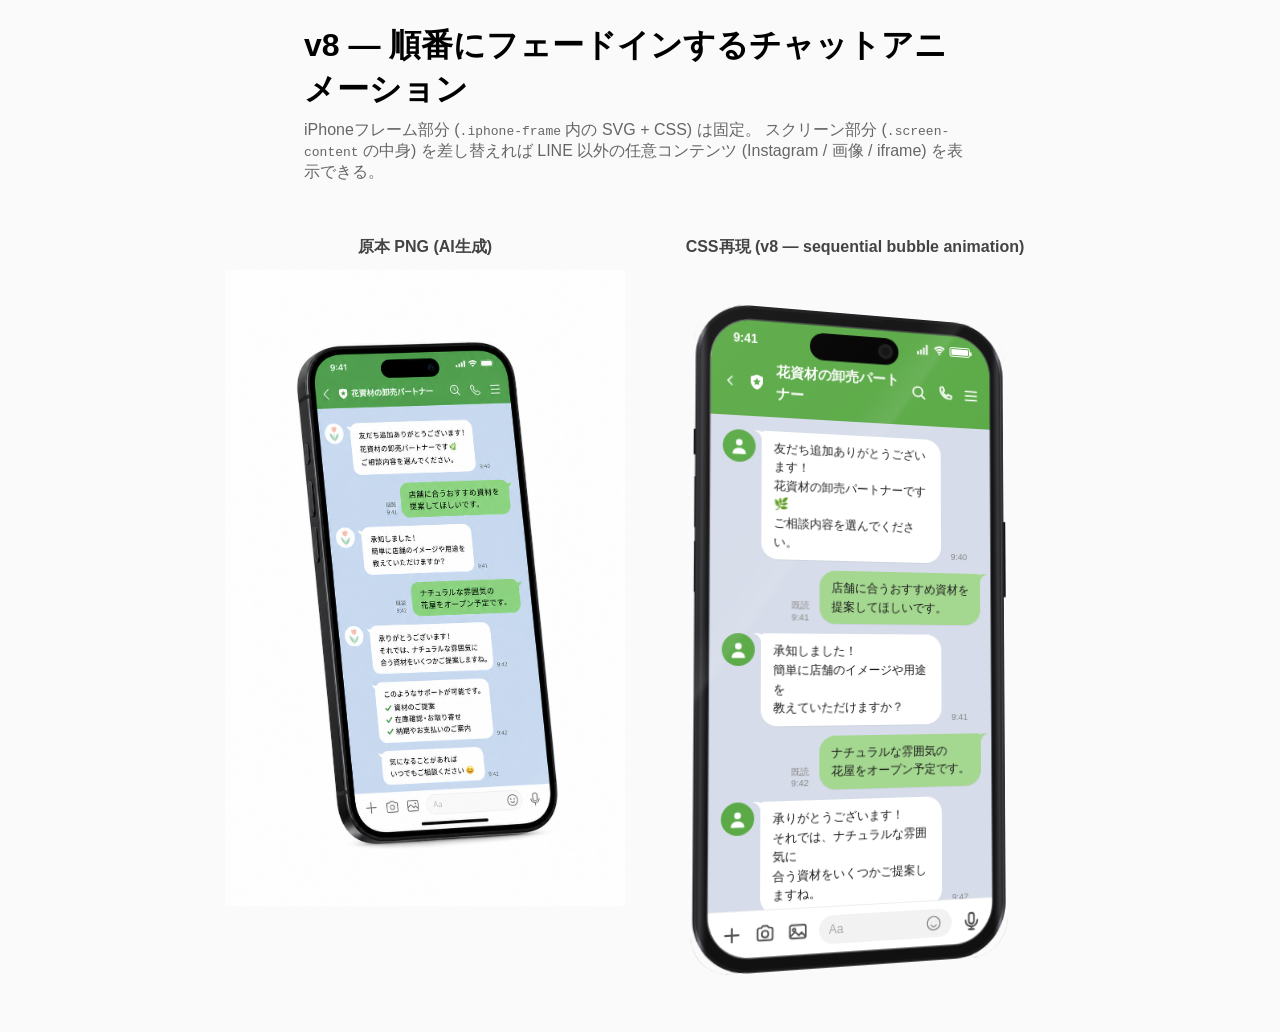
<file: iphone-mockup/src/v8.html>
<!doctype html>
<html lang="ja">
  <head>
    <meta charset="utf-8" />
    <title>LINE Phone Mock — Pure CSS</title>
    <style>
      :root {
        --line-green: #06c755;
        --line-header: #5baa47;
        --bubble-in: #ffffff;
        --bubble-out: #a4d790;
        --chat-bg: #d6dce9;
        --text: #1a1a1a;
        --text-sub: #888;
        --bezel: #1c1c1e;
      }
      * {
        box-sizing: border-box;
        margin: 0;
        padding: 0;
      }
      html,
      body {
        height: 100%;
      }
      body {
        display: grid;
        place-items: center;
        background: #fafafa;
        font-family: -apple-system, BlinkMacSystemFont, "Hiragino Sans", "Yu Gothic UI", sans-serif;
      }

      /* === SVG iPhone Frame (v2) === */
      .stage {
        padding: 40px;
        perspective: 1800px;
      }
      /* ============================================================
       * IPHONE FRAME — reusable styles
       * Copy this section + the SVG markup to embed the frame elsewhere.
       * Customize via CSS variables: --chat-bg (screen background)
       * ============================================================ */
      .iphone-frame {
        position: relative;
        width: 320px;
        aspect-ratio: 433 / 882;
        transform-style: preserve-3d;
        /* Static base transform — vanilla-tilt overrides on mouse-enter */
        transform: rotateY(-12deg) rotateX(2deg) rotateZ(-2deg);
        /* squarer corners: 元 SVG は 16.9%/8.3%R → 12%/6% で角ばらせる */
        border-radius: 12% / 6%;
        clip-path: inset(0 round 12% / 6%);
        /* 9-layer ambient shadow stack — box-shadow で角ばった形に追従 */
        box-shadow:
          0 1px 1px rgba(0, 0, 0, 0.18),
          0 2px 2px rgba(0, 0, 0, 0.14),
          0 4px 4px rgba(0, 0, 0, 0.1),
          0 8px 8px rgba(0, 0, 0, 0.08),
          0 16px 16px rgba(0, 0, 0, 0.06),
          0 32px 32px rgba(0, 0, 0, 0.05),
          0 48px 60px rgba(0, 0, 0, 0.06),
          0 60px 80px rgba(0, 0, 0, 0.04);
        transition: transform 0.3s cubic-bezier(0.03, 0.98, 0.52, 0.99);
      }
      @media (prefers-reduced-motion: reduce) {
        .iphone-frame {
          transition: none;
        }
      }
      .screen-content {
        position: absolute;
        z-index: 0;
        left: 4.907%;
        top: 2.182%;
        width: 89.954%;
        height: 95.635%;
        border-radius: 14.313% / 6.61%;
        overflow: hidden;
        background: var(--chat-bg, #d6dce9);
        line-height: 0;
      }
      /* ============================================================
       * LINE CHAT SCREEN — replaceable slot content
       * Discard this block when using a different screen content.
       * ============================================================ */
      .line-screen {
        width: 100%;
        height: 100%;
        display: flex;
        flex-direction: column;
        line-height: 1.55;
      }
      .iphone-bezel {
        position: absolute;
        inset: 0;
        width: 100%;
        height: 100%;
        z-index: 1;
        pointer-events: none;
      }

      /* === Glass reflection (v5) === */
      .iphone-frame::after {
        content: "";
        position: absolute;
        inset: 0;
        border-radius: 12% / 6%;
        background:
          /* sharp glint */
          linear-gradient(125deg, transparent 30%, rgba(255, 255, 255, 0.08) 35%, transparent 36%),
          /* soft wash */ linear-gradient(135deg, rgba(255, 255, 255, 0.05) 0%, transparent 50%);
        pointer-events: none;
        z-index: 2;
        mix-blend-mode: screen;
      }

      /* === Status bar === */
      .status {
        height: 36px;
        padding: 10px 22px 0;
        display: flex;
        justify-content: space-between;
        align-items: flex-start;
        font-size: 12px;
        font-weight: 600;
        color: #fff;
        background: var(--line-header);
      }
      .status-icons {
        display: flex;
        gap: 4px;
        align-items: center;
        font-size: 10px;
      }
      .battery {
        width: 22px;
        height: 10px;
        border: 1.2px solid #fff;
        border-radius: 2px;
        position: relative;
        padding: 1px;
      }
      .battery::after {
        content: "";
        display: block;
        width: 100%;
        height: 100%;
        background: #fff;
        border-radius: 1px;
      }
      .battery::before {
        content: "";
        position: absolute;
        right: -3px;
        top: 3px;
        width: 1.5px;
        height: 4px;
        background: #fff;
        border-radius: 1px;
      }

      /* === LINE Header === */
      .line-header {
        background: var(--line-header);
        color: #fff;
        padding: 4px 12px 12px;
        display: flex;
        align-items: center;
        gap: 10px;
        font-size: 14px;
        font-weight: 600;
      }
      .line-header .back {
        font-size: 18px;
        line-height: 1;
      }
      .line-header .title {
        flex: 1;
      }
      .line-header .icons {
        display: flex;
        gap: 12px;
        font-size: 16px;
      }

      /* === Icon styling (v4) === */
      .line-icon {
        width: 18px;
        height: 18px;
        color: #fff;
        fill: currentColor;
        /* stroke はアイコン側 SVG の attribute に任せる
           （CSS で stroke: currentColor を強制すると fill ベースの shield が
           viewBox 境界で stroke 線にクリップされ右下が欠ける）*/
      }
      .line-icon.back {
        width: 14px;
        height: 22px;
        stroke: currentColor;
      }
      .line-icon.badge {
        width: 18px;
        height: 18px;
        color: #fff;
      }
      .line-header .icons {
        display: flex;
        gap: 10px;
        align-items: center;
      }
      .bar-icon {
        width: 22px;
        height: 22px;
        color: #555;
        fill: currentColor;
        stroke: currentColor;
        flex-shrink: 0;
      }

      /* === Chat === */
      .chat {
        flex: 1;
        padding: 14px 12px;
        display: flex;
        flex-direction: column;
        gap: 10px;
        overflow: hidden;
      }
      .row {
        display: flex;
        gap: 6px;
        align-items: flex-start;
      }
      .row.out {
        justify-content: flex-end;
      }

      /* === Sequential bubble entrance animation (v8) === */
      @keyframes row-rise {
        from {
          opacity: 0;
          transform: translateY(10px) scale(0.94);
        }
        to {
          opacity: 1;
          transform: translateY(0) scale(1);
        }
      }
      .chat .row {
        opacity: 0;
      }
      .chat.is-playing .row {
        animation: row-rise 0.4s cubic-bezier(0.34, 1.56, 0.64, 1) both;
      }
      .chat.is-playing .row:nth-child(1) {
        animation-delay: 0.15s;
      }
      .chat.is-playing .row:nth-child(2) {
        animation-delay: 0.7s;
      }
      .chat.is-playing .row:nth-child(3) {
        animation-delay: 1.25s;
      }
      .chat.is-playing .row:nth-child(4) {
        animation-delay: 1.8s;
      }
      .chat.is-playing .row:nth-child(5) {
        animation-delay: 2.35s;
      }
      .chat.is-playing .row:nth-child(6) {
        animation-delay: 2.9s;
      }
      .chat.is-playing .row:nth-child(7) {
        animation-delay: 3.45s;
      }
      @media (prefers-reduced-motion: reduce) {
        .chat .row,
        .chat.is-playing .row {
          opacity: 1;
          animation: none;
        }
      }
      .avatar {
        width: 32px;
        height: 32px;
        border-radius: 50%;
        background: #5baa47;
        flex-shrink: 0;
        display: grid;
        place-items: center;
        /* bubble.in::after (chat-bg 色のしっぽ背景) が avatar の右下を
           覆って切れて見えるのを防ぐため、stacking context を作って前面へ */
        position: relative;
        z-index: 1;
      }
      .person-icon {
        width: 22px;
        height: 22px;
        display: block;
      }

      .bubble {
        max-width: 70%;
        padding: 8px 12px;
        border-radius: 14px;
        font-size: 12px;
        line-height: 1.55;
        color: var(--text);
        position: relative;
        box-shadow: 0 1px 0 rgba(0, 0, 0, 0.04);
      }
      /* === Bubble tails (v7 — top-anchored to align with avatar) === */
      .bubble.in {
        background: var(--bubble-in);
        border-radius: 16px;
        border-top-left-radius: 4px;
      }
      .bubble.in::before {
        content: "";
        position: absolute;
        top: 0;
        left: -7px;
        width: 16px;
        height: 18px;
        background: var(--bubble-in);
        border-top-right-radius: 14px 12px;
      }
      .bubble.in::after {
        content: "";
        position: absolute;
        top: 0;
        left: -22px;
        width: 22px;
        height: 18px;
        background: var(--chat-bg);
        border-top-right-radius: 9px;
      }
      .bubble.out {
        background: var(--bubble-out);
        border-radius: 16px;
        border-top-right-radius: 4px;
      }
      .bubble.out::before {
        content: "";
        position: absolute;
        top: 0;
        right: -7px;
        width: 16px;
        height: 18px;
        background: var(--bubble-out);
        border-top-left-radius: 14px 12px;
      }
      .bubble.out::after {
        content: "";
        position: absolute;
        top: 0;
        right: -22px;
        width: 22px;
        height: 18px;
        background: var(--chat-bg);
        border-top-left-radius: 9px;
      }
      .meta {
        font-size: 9px;
        color: var(--text-sub);
        align-self: flex-end;
        line-height: 1.3;
        text-align: right;
        margin: 0 4px;
      }
      .meta .read {
        display: block;
      }

      .check-list {
        list-style: none;
        margin-top: 4px;
      }
      .check-list li {
        display: flex;
        align-items: center;
        gap: 6px;
        padding: 2px 0;
      }
      .check-list li::before {
        content: "✓";
        color: var(--line-green);
        font-weight: 700;
      }

      /* === Input bar === */
      .input-bar {
        height: 46px;
        background: #fff;
        display: flex;
        align-items: center;
        gap: 10px;
        padding: 0 12px;
        border-top: 1px solid #eee;
        font-size: 16px;
        color: #555;
      }
      .input-bar .field {
        flex: 1;
        height: 28px;
        background: #f2f2f2;
        border-radius: 14px;
        display: flex;
        align-items: center;
        padding: 0 10px;
        color: #aaa;
        font-size: 12px;
        gap: 6px;
      }
      .field-emoji {
        width: 18px;
        height: 18px;
        margin-left: auto;
        flex-shrink: 0;
        color: #888;
      }
      .status-icon {
        width: 14px;
        height: 14px;
        color: #fff;
        fill: currentColor;
      }
      .status-icons {
        display: flex;
        gap: 4px;
        align-items: center;
      }

      /* === Comparison === */
      .compare {
        display: grid;
        grid-template-columns: 1fr 1fr;
        gap: 30px;
        padding: 30px;
      }
      .label {
        text-align: center;
        font-weight: 600;
        margin-bottom: 12px;
        color: #444;
      }
      .png-ref {
        width: 100%;
        max-width: 400px;
        display: block;
        margin: 0 auto;
      }
    </style>
    <script type="module" crossorigin src="../assets/v8-U5-JfOsx.js"></script>
    <link rel="modulepreload" crossorigin href="../assets/vanilla-tilt.es2015-CoptQxbp.js">
  </head>
  <body>
    <header
      style="
        padding: 24px;
        max-width: 720px;
        margin: 0 auto;
        font-family: -apple-system, sans-serif;
      "
    >
      <h1 style="margin: 0 0 8px">v8 — 順番にフェードインするチャットアニメーション</h1>
      <p style="color: #666; margin: 0">
        iPhoneフレーム部分 (<code>.iphone-frame</code> 内の SVG + CSS) は固定。 スクリーン部分
        (<code>.screen-content</code>
        の中身) を差し替えれば LINE 以外の任意コンテンツ (Instagram / 画像 / iframe) を表示できる。
      </p>
    </header>
    <div class="compare">
      <div>
        <div class="label">原本 PNG (AI生成)</div>
        <img class="png-ref" src="../assets/target-design-DMgnK1mM.png" alt="原本" />
      </div>
      <div>
        <div class="label">CSS再現 (v8 — sequential bubble animation)</div>
        <div class="stage">
          <div class="iphone-frame">
            <!-- ▼▼▼ SCREEN SLOT START — replace contents to swap mockup display ▼▼▼ -->
            <div class="screen-content">
              <div class="line-screen">
                <div class="status">
                  <span>9:41</span>
                  <span class="status-icons">
                    <svg class="status-icon" aria-label="信号">
                      <use href="../assets/icons-ClHkwzlq.svg#i-cellular" />
                    </svg>
                    <svg class="status-icon" aria-label="Wi-Fi">
                      <use href="../assets/icons-ClHkwzlq.svg#i-wifi" />
                    </svg>
                    <span class="battery"></span>
                  </span>
                </div>
                <div class="line-header">
                  <svg class="line-icon back" aria-label="戻る">
                    <use href="../assets/icons-ClHkwzlq.svg#i-back" />
                  </svg>
                  <svg class="line-icon badge" aria-label="公式アカウント">
                    <use href="../assets/icons-ClHkwzlq.svg#i-shield" />
                  </svg>
                  <span class="title">花資材の卸売パートナー</span>
                  <span class="icons">
                    <svg class="line-icon" aria-label="検索">
                      <use href="../assets/icons-ClHkwzlq.svg#i-search" />
                    </svg>
                    <svg class="line-icon" aria-label="電話">
                      <use href="../assets/icons-ClHkwzlq.svg#i-phone" />
                    </svg>
                    <svg class="line-icon" aria-label="メニュー">
                      <use href="../assets/icons-ClHkwzlq.svg#i-menu" />
                    </svg>
                  </span>
                </div>
                <div class="chat">
                  <div class="row in">
                    <div class="avatar">
                      <svg viewBox="0 0 24 24" class="person-icon" aria-hidden="true">
                        <circle cx="12" cy="8.5" r="3.5" fill="#fff" />
                        <path
                          d="M5 21V20C5 16.5 8.2 14.5 12 14.5C15.8 14.5 19 16.5 19 20V21Z"
                          fill="#fff"
                        />
                      </svg>
                    </div>
                    <div class="bubble in">
                      友だち追加ありがとうございます！<br />
                      花資材の卸売パートナーです🌿<br />
                      ご相談内容を選んでください。
                    </div>
                    <div class="meta">9:40</div>
                  </div>

                  <div class="row out">
                    <div class="meta"><span class="read">既読</span>9:41</div>
                    <div class="bubble out">店舗に合うおすすめ資材を<br />提案してほしいです。</div>
                  </div>

                  <div class="row in">
                    <div class="avatar">
                      <svg viewBox="0 0 24 24" class="person-icon" aria-hidden="true">
                        <circle cx="12" cy="8.5" r="3.5" fill="#fff" />
                        <path
                          d="M5 21V20C5 16.5 8.2 14.5 12 14.5C15.8 14.5 19 16.5 19 20V21Z"
                          fill="#fff"
                        />
                      </svg>
                    </div>
                    <div class="bubble in">
                      承知しました！<br />
                      簡単に店舗のイメージや用途を<br />
                      教えていただけますか？
                    </div>
                    <div class="meta">9:41</div>
                  </div>

                  <div class="row out">
                    <div class="meta"><span class="read">既読</span>9:42</div>
                    <div class="bubble out">ナチュラルな雰囲気の<br />花屋をオープン予定です。</div>
                  </div>

                  <div class="row in">
                    <div class="avatar">
                      <svg viewBox="0 0 24 24" class="person-icon" aria-hidden="true">
                        <circle cx="12" cy="8.5" r="3.5" fill="#fff" />
                        <path
                          d="M5 21V20C5 16.5 8.2 14.5 12 14.5C15.8 14.5 19 16.5 19 20V21Z"
                          fill="#fff"
                        />
                      </svg>
                    </div>
                    <div class="bubble in">
                      承りがとうございます！<br />
                      それでは、ナチュラルな雰囲気に<br />
                      合う資材をいくつかご提案しますね。
                    </div>
                    <div class="meta">9:42</div>
                  </div>

                  <div class="row in">
                    <div class="avatar" style="visibility: hidden"></div>
                    <div class="bubble in">
                      このようなサポートが可能です。
                      <ul class="check-list">
                        <li>資材のご提案</li>
                        <li>在庫確認・お取り寄せ</li>
                        <li>納期やお支払いのご案内</li>
                      </ul>
                    </div>
                    <div class="meta">9:42</div>
                  </div>

                  <div class="row in">
                    <div class="avatar" style="visibility: hidden"></div>
                    <div class="bubble in">
                      気になることがあれば<br />
                      いつでもご相談ください 🙂
                    </div>
                    <div class="meta">9:42</div>
                  </div>
                </div>
                <div class="input-bar">
                  <svg class="bar-icon" aria-label="追加">
                    <use href="../assets/icons-ClHkwzlq.svg#i-plus" />
                  </svg>
                  <svg class="bar-icon" aria-label="カメラ">
                    <use href="../assets/icons-ClHkwzlq.svg#i-camera" />
                  </svg>
                  <svg class="bar-icon" aria-label="画像">
                    <use href="../assets/icons-ClHkwzlq.svg#i-image" />
                  </svg>
                  <div class="field">
                    <span>Aa</span>
                    <svg class="field-emoji" aria-label="絵文字">
                      <use href="../assets/icons-ClHkwzlq.svg#i-smile" />
                    </svg>
                  </div>
                  <svg class="bar-icon" aria-label="マイク">
                    <use href="../assets/icons-ClHkwzlq.svg#i-mic" />
                  </svg>
                </div>
              </div>
            </div>
            <!-- ▲▲▲ SCREEN SLOT END ▲▲▲ -->
            <svg
              class="iphone-bezel"
              viewBox="0 0 433 882"
              fill="none"
              xmlns="http://www.w3.org/2000/svg"
              aria-hidden="true"
            >
              <g mask="url(#screenPunch)">
                <path
                  d="M2 73C2 32.6832 34.6832 0 75 0H357C397.317 0 430 32.6832 430 73V809C430 849.317 397.317 882 357 882H75C34.6832 882 2 849.317 2 809V73Z"
                  fill="url(#bezelGrad)"
                />
                <path
                  d="M0 171C0 170.448 0.447715 170 1 170H3V204H1C0.447715 204 0 203.552 0 203V171Z"
                  fill="url(#bezelGrad)"
                />
                <path
                  d="M1 234C1 233.448 1.44772 233 2 233H3.5V300H2C1.44772 300 1 299.552 1 299V234Z"
                  fill="url(#bezelGrad)"
                />
                <path
                  d="M1 319C1 318.448 1.44772 318 2 318H3.5V385H2C1.44772 385 1 384.552 1 384V319Z"
                  fill="url(#bezelGrad)"
                />
                <path
                  d="M430 279H432C432.552 279 433 279.448 433 280V384C433 384.552 432.552 385 432 385H430V279Z"
                  fill="url(#bezelGrad)"
                />
                <path
                  d="M6 74C6 35.3401 37.3401 4 76 4H356C394.66 4 426 35.3401 426 74V808C426 846.66 394.66 878 356 878H76C37.3401 878 6 846.66 6 808V74Z"
                  fill="#0A0A0A"
                  fill-opacity="0.55"
                />
                <!-- 内側ベベル: 縁の鏡面ハイライト -->
                <path
                  d="M21.25 75C21.25 44.2101 46.2101 19.25 77 19.25H355C385.79 19.25 410.75 44.2101 410.75 75V807C410.75 837.79 385.79 862.75 355 862.75H77C46.2101 862.75 21.25 837.79 21.25 807V75Z"
                  fill="none"
                  stroke="url(#bezelInnerGrad)"
                  stroke-width="2"
                />
              </g>
              <path
                opacity="0.5"
                d="M174 5H258V5.5C258 6.60457 257.105 7.5 256 7.5H176C174.895 7.5 174 6.60457 174 5.5V5Z"
                fill="#1C1C1E"
              />
              <path
                d="M21.25 75C21.25 44.2101 46.2101 19.25 77 19.25H355C385.79 19.25 410.75 44.2101 410.75 75V807C410.75 837.79 385.79 862.75 355 862.75H77C46.2101 862.75 21.25 837.79 21.25 807V75Z"
                fill="none"
                stroke="#1C1C1E"
                stroke-width="0.5"
              />
              <path
                d="M154 48.5C154 38.2827 162.283 30 172.5 30H259.5C269.717 30 278 38.2827 278 48.5C278 58.7173 269.717 67 259.5 67H172.5C162.283 67 154 58.7173 154 48.5Z"
                fill="#000000"
              />
              <path
                d="M249 48.5C249 42.701 253.701 38 259.5 38C265.299 38 270 42.701 270 48.5C270 54.299 265.299 59 259.5 59C253.701 59 249 54.299 249 48.5Z"
                fill="#1A1A1A"
              />
              <path
                d="M254 48.5C254 45.4624 256.462 43 259.5 43C262.538 43 265 45.4624 265 48.5C265 51.5376 262.538 54 259.5 54C256.462 54 254 51.5376 254 48.5Z"
                fill="#0F0F0F"
              />
              <defs>
                <!-- 金属ベゼル: 横方向にチタン質感の明暗 -->
                <linearGradient
                  id="bezelGrad"
                  x1="0"
                  y1="0"
                  x2="433"
                  y2="0"
                  gradientUnits="userSpaceOnUse"
                >
                  <!-- 左フレーム可視域 (0-4.91%) に金属ハイライトを集中 -->
                  <stop offset="0%" stop-color="#0A0A0A" />
                  <stop offset="1%" stop-color="#2C2C30" />
                  <stop offset="2.5%" stop-color="#7A7A82" />
                  <stop offset="4%" stop-color="#2C2C30" />
                  <stop offset="4.91%" stop-color="#1A1A1C" />
                  <!-- 中央フラット (見えない領域) -->
                  <stop offset="50%" stop-color="#1A1A1C" />
                  <!-- 右フレーム可視域 (95.09-100%) に対称ハイライト -->
                  <stop offset="95.09%" stop-color="#1A1A1C" />
                  <stop offset="96%" stop-color="#2C2C30" />
                  <stop offset="97.5%" stop-color="#7A7A82" />
                  <stop offset="99%" stop-color="#2C2C30" />
                  <stop offset="100%" stop-color="#0A0A0A" />
                </linearGradient>
                <!-- 内側ベベル: スクリーン縁の鏡面ハイライト (上下方向) -->
                <linearGradient
                  id="bezelInnerGrad"
                  x1="0"
                  y1="0"
                  x2="0"
                  y2="882"
                  gradientUnits="userSpaceOnUse"
                >
                  <stop offset="0%" stop-color="#6A6A70" stop-opacity="0.9" />
                  <stop offset="50%" stop-color="#2A2A2E" stop-opacity="0.5" />
                  <stop offset="100%" stop-color="#6A6A70" stop-opacity="0.9" />
                </linearGradient>
                <mask
                  id="screenPunch"
                  maskUnits="userSpaceOnUse"
                  x="0"
                  y="0"
                  width="433"
                  height="882"
                >
                  <rect x="0" y="0" width="433" height="882" fill="white" />
                  <rect
                    x="21.25"
                    y="19.25"
                    width="389.5"
                    height="843.5"
                    rx="55.75"
                    ry="55.75"
                    fill="black"
                  />
                </mask>
              </defs>
            </svg>
          </div>
        </div>
      </div>
    </div>
  </body>
</html>
</file>
<file: newwebsite-alt-parts/styles.css>
/* =========================================================
   Kobe Ribbon LP — styles.css
   Reference: assets/reference/LP_reference.png (864 x 1821)
   ========================================================= */

:root {
  --black: #111111;
  --muted: #6d7370;
  --line-green: #07b53b;
  --lime: #cdf000;
  --mint: #7edec6;
  --pink: #ff6f9e;
  --purple: #7b4cff;
  --border: #dfe5e2;
  --panel: #fbfbfb;

  --font-ja: "Noto Sans JP", "Yu Gothic", "Hiragino Kaku Gothic ProN", sans-serif;
  --font-latin: "Montserrat", "Inter", Arial, sans-serif;

  --page-w: 864px;
  --pad-x: 40px;
}

* { box-sizing: border-box; }
html, body { margin: 0; padding: 0; }
body {
  font-family: var(--font-ja);
  color: var(--black);
  background: #fff;
  -webkit-font-smoothing: antialiased;
  line-height: 1.6;
}
img { display: block; max-width: 100%; height: auto; }
a { color: inherit; text-decoration: none; }
ul, ol { margin: 0; padding: 0; list-style: none; }
h1, h2, h3, p { margin: 0; }

.page {
  position: relative;
  width: 100%;
  max-width: var(--page-w);
  margin: 0 auto;
  background: #fff;
  overflow: hidden;
}

.section-en {
  font-family: var(--font-latin);
  letter-spacing: 0.04em;
  font-weight: 800;
}

/* ============== HEADER ============== */
.site-header { padding: 14px 28px 10px; }
.header-inner {
  display: flex;
  align-items: center;
  gap: 18px;
}
.brand {
  display: flex;
  align-items: center;
  gap: 10px;
}
.brand-logo {
  width: 70px;
  height: 36px;
  display: flex;
  align-items: center;
  justify-content: center;
  background: #f0f0f0;
  border: 1px solid #e1e1e1;
  font-family: var(--font-latin);
  font-weight: 700;
  font-size: 13px;
  letter-spacing: 0.08em;
  color: #777;
}
.brand-sub {
  font-family: var(--font-latin);
  font-size: 9px;
  font-weight: 600;
  letter-spacing: 0.1em;
  color: #555;
  line-height: 1.3;
}
.nav-main {
  display: flex;
  align-items: center;
  gap: 24px;
  margin-left: 30px;
  font-family: var(--font-latin);
  font-size: 11px;
  font-weight: 700;
  letter-spacing: 0.16em;
  color: #1a1a1a;
}
.nav-main a:hover { color: var(--purple); }
.header-cta { margin-left: auto; }
.header-cta img {
  height: 66px;
  width: auto;
}

/* ============== HERO ============== */
.hero {
  position: relative;
  padding: 8px 28px 20px;
  min-height: 410px;
}
.hero-grid {
  display: grid;
  grid-template-columns: 380px 1fr;
  gap: 0;
  align-items: start;
  position: relative;
  z-index: 5;
}
.hero-text {
  padding-top: 8px;
}
.hero-eyebrow {
  font-size: 13px;
  color: var(--black);
  margin-bottom: 8px;
  font-weight: 500;
}
.hero-headline {
  font-size: 42px;
  font-weight: 900;
  line-height: 1.22;
  letter-spacing: 0.02em;
  margin-bottom: 14px;
  white-space: nowrap;
}
.hl-lime {
  background: linear-gradient(transparent 60%, var(--lime) 60%, var(--lime) 96%, transparent 96%);
  padding: 0 1px;
}
.hero-lead {
  font-size: 12px;
  color: #2a2a2a;
  line-height: 1.85;
  margin-bottom: 20px;
}

.proof-row {
  display: grid;
  grid-template-columns: repeat(4, 1fr);
  gap: 4px;
  margin-bottom: 18px;
  max-width: 380px;
}
.proof-row li {
  display: flex;
  flex-direction: column;
  align-items: center;
  text-align: center;
  gap: 4px;
}
.proof-row li img {
  width: 32px;
  height: 32px;
  object-fit: contain;
}
.proof-row li span {
  font-size: 8.5px;
  line-height: 1.45;
  color: #2a2a2a;
}

.hero-cta img {
  height: 96px;
  width: auto;
}
.hero-cta-sub {
  display: block;
  margin-top: -2px;
  font-size: 11px;
  color: #1a1a1a;
  letter-spacing: 0.04em;
  font-weight: 500;
  text-align: center;
}
.hero-cta {
  display: inline-block;
  position: relative;
  text-decoration: none;
}

/* Hero visual area — overlaps from middle to right */
.hero-visual {
  position: absolute;
  top: 4px;
  right: 8px;
  width: 420px;
  height: 380px;
  z-index: 1;
}
.hero-photo {
  position: absolute;
  top: 24px;
  left: 20px;
  width: 380px;
  height: 330px;
  z-index: 3;
}
.hero-photo img {
  width: 100%;
  height: 100%;
  object-fit: cover;
  clip-path: url(#hero-photo-clip);
  -webkit-clip-path: url(#hero-photo-clip);
}

.decor { position: absolute; pointer-events: none; }

/* Lime blob — sits at upper-left of photo, in front of photo */
.hero-visual .decor-lime-blob {
  width: 150px;
  top: 18px;
  left: 30px;
  z-index: 4;
}
/* Purple blob — at right-middle, partly outside the photo on its right edge */
.hero-visual .decor-purple-blob {
  width: 110px;
  top: 150px;
  right: -10px;
  z-index: 4;
}
/* Pink dots — TOP RIGHT, just outside photo */
.hero-visual .decor-pink-dots {
  width: 65px;
  top: 14px;
  right: -8px;
  z-index: 4;
}
/* Handwriting — below photo, overlapping bottom area between proof icons and photo bottom */
.decor-handwriting {
  position: absolute;
  width: 240px;
  bottom: 32px;
  right: 80px;
  z-index: 4;
  pointer-events: none;
}
.hero-scroll {
  position: absolute;
  right: -10px;
  bottom: 30px;
  width: 16px;
  height: auto;
  z-index: 4;
}

/* Hero side decorations */
.decor-purple-dots-top {
  width: 70px;
  top: 50px;
  left: 4px;
  z-index: 0;
  opacity: 0.9;
}
.decor-side-pink-top {
  width: 60px;
  top: 130px;
  left: 0;
  z-index: 0;
  opacity: 0.9;
}

/* ============== SECTION HEADS ============== */
.section-head {
  display: flex;
  align-items: flex-end;
  justify-content: space-between;
  margin-bottom: 14px;
}
.section-title {
  display: flex;
  align-items: baseline;
  gap: 14px;
}
.section-en {
  font-size: 24px;
  letter-spacing: 0.06em;
  color: var(--black);
}
.section-ja {
  font-size: 12px;
  color: var(--muted);
  font-weight: 500;
  letter-spacing: 0.06em;
}
.more-link {
  display: inline-flex;
  align-items: center;
  gap: 8px;
  font-size: 11px;
  color: #2a2a2a;
  font-weight: 500;
}
.more-link img { width: 18px; height: auto; }

/* ============== EVENT ============== */
.event-section {
  position: relative;
  padding: 14px 28px 14px;
}
.event-grid {
  display: grid;
  grid-template-columns: repeat(4, 1fr);
  gap: 12px;
}
.event-card {
  display: flex;
  flex-direction: column;
}
.event-thumb {
  width: 100%;
  aspect-ratio: 190 / 132;
  overflow: hidden;
  border-radius: 4px;
  background: #f0eee8;
}
.event-thumb img { width: 100%; height: 100%; object-fit: cover; }
.event-meta {
  display: flex;
  align-items: center;
  gap: 8px;
  margin-top: 8px;
}
.event-badge {
  display: inline-block;
  font-size: 9px;
  font-weight: 700;
  padding: 3px 12px;
  border-radius: 999px;
  color: #1a1a1a;
  line-height: 1.4;
}
.badge-lime { background: var(--lime); }
.badge-mint { background: var(--mint); }
.badge-pink { background: var(--pink); color: #fff; }
.badge-purple { background: var(--purple); color: #fff; }
.event-date {
  font-family: var(--font-latin);
  font-size: 10px;
  color: var(--muted);
  font-weight: 600;
  margin-left: auto;
}
.event-title {
  margin-top: 6px;
  font-size: 13px;
  font-weight: 700;
  line-height: 1.45;
}
.event-body {
  margin-top: 5px;
  font-size: 10px;
  color: var(--muted);
  line-height: 1.6;
}

.decor-pink-dots-event {
  width: 56px;
  top: -10px;
  left: 0;
  z-index: 0;
  opacity: 0.85;
  pointer-events: none;
}
.event-section .section-head { position: relative; z-index: 2; }
.decor-side-pink-mid {
  width: 50px;
  top: 80px;
  right: 0;
  z-index: 0;
  opacity: 0.85;
  pointer-events: none;
}
.event-section .event-grid { position: relative; z-index: 2; }

/* ============== NEWS ============== */
.news-section {
  padding: 0 28px;
  margin: 4px 0 12px;
}
.news-row {
  display: flex;
  align-items: center;
  gap: 14px;
  border-top: 1px solid var(--border);
  border-bottom: 1px solid var(--border);
  padding: 10px 4px;
  font-size: 11px;
}
.news-label {
  font-family: var(--font-latin);
  font-weight: 800;
  letter-spacing: 0.12em;
  font-size: 13px;
}
.news-date {
  font-family: var(--font-latin);
  color: var(--muted);
  font-weight: 600;
  font-size: 10.5px;
}
.news-text {
  color: #2a2a2a;
  flex: 1;
  white-space: nowrap;
  overflow: hidden;
  text-overflow: ellipsis;
  font-size: 10.5px;
}
.news-more {
  display: inline-flex;
  align-items: center;
  gap: 6px;
  color: var(--muted);
  font-size: 10.5px;
}
.news-more img { width: 16px; }

/* ============== ACCESS ============== */
.access-section {
  position: relative;
  padding: 12px 28px 22px;
}
.access-grid {
  display: grid;
  grid-template-columns: 220px 250px 1fr;
  gap: 18px;
  align-items: start;
}
.access-info .section-title { margin-bottom: 6px; }
.access-lead {
  font-size: 9.5px;
  color: var(--muted);
  margin-bottom: 12px;
  line-height: 1.55;
}
.access-list {
  display: flex;
  flex-direction: column;
  gap: 10px;
  margin-bottom: 14px;
}
.access-list li {
  display: flex;
  gap: 10px;
  align-items: flex-start;
}
.access-list img {
  width: 22px; height: 22px; flex: none;
  margin-top: 2px;
}
.al-title {
  font-weight: 700;
  font-size: 11px;
  margin-bottom: 1px;
}
.al-body {
  font-size: 9.5px;
  color: var(--muted);
  line-height: 1.55;
}
.access-photo {
  position: relative;
  width: 200px;
  aspect-ratio: 200 / 100;
  border-radius: 4px;
  overflow: hidden;
}
.access-photo > img:first-child { width: 100%; height: 100%; object-fit: cover; }
.parking-badge {
  position: absolute;
  right: -22px;
  bottom: -8px;
  width: 56px;
  height: auto;
  z-index: 2;
}

.access-map {
  width: 100%;
  aspect-ratio: 1 / 1;
  background: var(--panel);
  border-radius: 4px;
  overflow: hidden;
}
.access-map img { width: 100%; height: 100%; object-fit: cover; }

.access-route {
  font-size: 10px;
  line-height: 1.6;
}
.route-title {
  font-size: 11.5px;
  font-weight: 700;
  margin-bottom: 8px;
  padding-bottom: 5px;
  border-bottom: 1.5px solid var(--lime);
  display: inline-block;
}
.route-steps {
  list-style: none;
  padding: 0;
  color: #2a2a2a;
  counter-reset: step;
}
.route-steps li {
  margin-bottom: 6px;
  padding-left: 22px;
  position: relative;
  counter-increment: step;
  font-size: 10px;
  line-height: 1.55;
}
.route-steps li::before {
  content: counter(step);
  position: absolute;
  left: 0; top: 1px;
  width: 16px; height: 16px;
  border: 1px solid var(--black);
  border-radius: 50%;
  font-family: var(--font-latin);
  font-weight: 700;
  font-size: 9px;
  display: flex;
  align-items: center;
  justify-content: center;
}
.route-note {
  margin-top: 8px;
  font-size: 9px;
  color: var(--muted);
}

.decor-squiggle {
  width: 80px;
  bottom: 20px;
  right: 16px;
  z-index: 0;
  opacity: 0.85;
}

/* ============== STRENGTH ============== */
.strength-section {
  padding: 14px 28px 18px;
  position: relative;
}
.strength-section .section-title { margin-bottom: 16px; }
.strength-grid {
  display: grid;
  grid-template-columns: repeat(4, 1fr);
  gap: 18px;
}
.strength-card + .strength-card {
  border-left: 1px solid #e5e5e5;
  padding-left: 18px;
}
.strength-card {
  position: relative;
  text-align: left;
  display: grid;
  grid-template-columns: 50px 1fr;
  column-gap: 10px;
  row-gap: 0;
  align-items: start;
  padding: 0;
  background: transparent;
  border: 0;
}
.strength-icon {
  grid-row: 1 / 3;
  grid-column: 1;
  width: 50px;
  height: 50px;
  border-radius: 50%;
  display: flex;
  align-items: center;
  justify-content: center;
  margin-bottom: 8px;
}
.strength-icon img { width: 44px; height: 44px; }
.strength-icon.bg-lime,
.strength-icon.bg-pink,
.strength-icon.bg-purple,
.strength-icon.bg-mint { background: transparent; }
.strength-no {
  grid-column: 2;
  grid-row: 1;
  align-self: start;
  padding-top: 4px;
  font-family: var(--font-latin);
  font-weight: 800;
  font-size: 13px;
  color: var(--muted);
  letter-spacing: 0.06em;
  line-height: 1;
}
.strength-title {
  grid-column: 2;
  grid-row: 2;
  align-self: start;
  margin-top: 4px;
  margin-bottom: 6px;
  font-size: 12px;
  font-weight: 700;
  line-height: 1.5;
}
.strength-body {
  grid-column: 2;
  grid-row: 3;
  margin-top: 8px;
  font-size: 10px;
  color: var(--muted);
  line-height: 1.65;
}

/* ============== PRICE ============== */
.price-section {
  position: relative;
  padding: 8px 28px 18px;
}
.price-section .section-title { margin-bottom: 14px; }
.price-grid {
  display: grid;
  grid-template-columns: repeat(4, 1fr);
  gap: 12px;
}
.price-card {
  background: #fff;
  border: 1px solid var(--border);
  border-radius: 6px;
  padding: 14px 10px;
  display: flex;
  flex-direction: column;
  gap: 4px;
  align-items: center;
  text-align: center;
}
.price-title {
  font-size: 10.5px;
  font-weight: 700;
  color: #1a1a1a;
  background: #efefef;
  padding: 3px 12px;
  border-radius: 999px;
  margin-bottom: 4px;
}
.price-value {
  font-family: var(--font-latin);
  font-size: 32px;
  font-weight: 800;
  letter-spacing: 0.02em;
  line-height: 1.1;
  margin: 2px 0;
}
.price-value-text {
  font-size: 13px;
  font-weight: 700;
  margin: 4px 0;
  line-height: 1.45;
}
.price-value-text-sm {
  font-size: 11px;
  font-weight: 700;
  margin: 4px 0;
  line-height: 1.5;
}
.price-note {
  font-size: 9px;
  color: var(--muted);
  line-height: 1.55;
  margin-top: auto;
}
.payment-row { width: 100%; margin-top: 4px; }
.payment-row img { width: 100%; height: auto; }

.decor-side-mint-price {
  width: 90px;
  top: -10px;
  right: 0;
  z-index: 0;
  opacity: 0.55;
}

/* ============== FAQ ============== */
.faq-section {
  position: relative;
  padding: 14px 28px 22px;
}
.faq-section .section-title { margin-bottom: 14px; }
.faq-grid {
  display: grid;
  grid-template-columns: 220px 1fr;
  gap: 22px;
  align-items: start;
}
.faq-image {
  width: 100%;
  aspect-ratio: 215 / 130;
  border-radius: 50%;
  overflow: hidden;
}
.faq-image img {
  width: 100%; height: 100%; object-fit: cover;
}
.faq-list {
  display: flex; flex-direction: column;
  gap: 5px;
}
.faq-row {
  display: grid;
  grid-template-columns: 28px 1fr 20px;
  align-items: center;
  gap: 10px;
  padding: 9px 14px;
  border: 1px solid var(--border);
  border-radius: 4px;
  background: #fff;
  cursor: pointer;
  transition: background .15s;
}
.faq-row:hover { background: var(--panel); }
.faq-q {
  font-family: var(--font-latin);
  font-weight: 700;
  color: #1a1a1a;
  font-size: 11px;
}
.faq-text {
  font-size: 11px;
  font-weight: 500;
  color: #1a1a1a;
}
.faq-plus {
  font-size: 14px;
  color: var(--muted);
  text-align: right;
  font-weight: 400;
}

.decor-mint-faq {
  width: 50px;
  top: -8px;
  left: 200px;
  z-index: 0;
  opacity: 0.6;
  pointer-events: none;
}
.faq-section .section-title { position: relative; z-index: 2; }

/* ============== BOTTOM CTA ============== */
.bottom-cta {
  position: relative;
  margin: 18px 14px 22px;
  min-height: 165px;
  display: grid;
  grid-template-columns: 180px 1fr 240px;
  align-items: center;
  gap: 16px;
  padding: 22px 32px 22px 20px;
  overflow: visible;
}
.cta-banner-bg {
  position: absolute;
  inset: 0;
  width: 100%;
  height: 100%;
  z-index: 0;
  pointer-events: none;
  object-fit: fill;
}
.cta-phone-mock {
  position: relative;
  width: 175px;
  height: auto;
  margin: -36px 0 -22px -10px;
  z-index: 2;
  align-self: end;
}
.cta-content {
  position: relative;
  z-index: 2;
  color: #1a1a1a;
}
.cta-eyebrow {
  font-size: 12px;
  font-weight: 700;
  margin-bottom: 5px;
  letter-spacing: 0.02em;
}
.cta-headline {
  font-size: 18px;
  font-weight: 800;
  line-height: 1.4;
  margin-bottom: 10px;
  letter-spacing: 0.01em;
  white-space: nowrap;
}
.cta-points {
  display: flex;
  flex-direction: column;
  gap: 3px;
  font-size: 11px;
  color: #1a1a1a;
}
.cta-points li {
  display: flex;
  align-items: center;
  gap: 6px;
  font-weight: 500;
}
.cta-points li::before {
  content: "✓";
  width: 14px;
  height: 14px;
  background: var(--black);
  color: var(--lime);
  border-radius: 50%;
  display: inline-flex;
  align-items: center;
  justify-content: center;
  flex: none;
  font-size: 9px;
  font-weight: 800;
}
.cta-action {
  position: relative;
  z-index: 2;
  display: flex;
  flex-direction: column;
  align-items: center;
  gap: 8px;
}
.cta-action-sub {
  font-size: 11px;
  font-weight: 600;
  color: #1a1a1a;
  white-space: nowrap;
}
.cta-action-btn {
  display: block;
  width: 100%;
}
.cta-action-btn img {
  width: 100%;
  max-width: 777px;
  height: auto;
}

/* ============== RESPONSIVE ============== */
@media (max-width: 720px) {
  :root { --pad-x: 18px; }
  .site-header { padding: 12px 18px; }
  .header-inner { flex-wrap: wrap; gap: 10px; }
  .nav-main { gap: 12px; font-size: 10px; order: 3; width: 100%; justify-content: center; margin-left: 0; }
  .header-cta { margin-left: auto; }

  .hero { padding: 8px 18px 20px; min-height: 0; }
  .hero-grid { grid-template-columns: 1fr; }
  .hero-visual { position: relative; right: 0; width: 100%; max-width: 380px; margin: 16px auto 0; height: 360px; }
  .hero-photo { left: 8px; right: 8px; width: auto; }
  .hero-headline { font-size: 32px; white-space: normal; }
  .proof-row { grid-template-columns: repeat(2, 1fr); max-width: none; }
  .decor-handwriting { display: none; }

  .event-section, .access-section, .strength-section, .price-section, .faq-section { padding-left: 18px; padding-right: 18px; }
  .news-section { padding-left: 18px; padding-right: 18px; }

  .event-grid { grid-template-columns: repeat(2, 1fr); }
  .access-grid { grid-template-columns: 1fr; }
  .strength-grid { grid-template-columns: repeat(2, 1fr); gap: 16px; }
  .price-grid { grid-template-columns: repeat(2, 1fr); }
  .faq-grid { grid-template-columns: 1fr; }
  .faq-image { max-width: 280px; margin: 0 auto; }

  .news-text { white-space: normal; }
  .access-photo { width: 100%; }

  .bottom-cta {
    margin: 14px 18px 22px;
    grid-template-columns: 1fr;
    padding: 18px;
  }
  .cta-phone-mock {
    margin: 0 auto -10px;
  }
}
</file>
